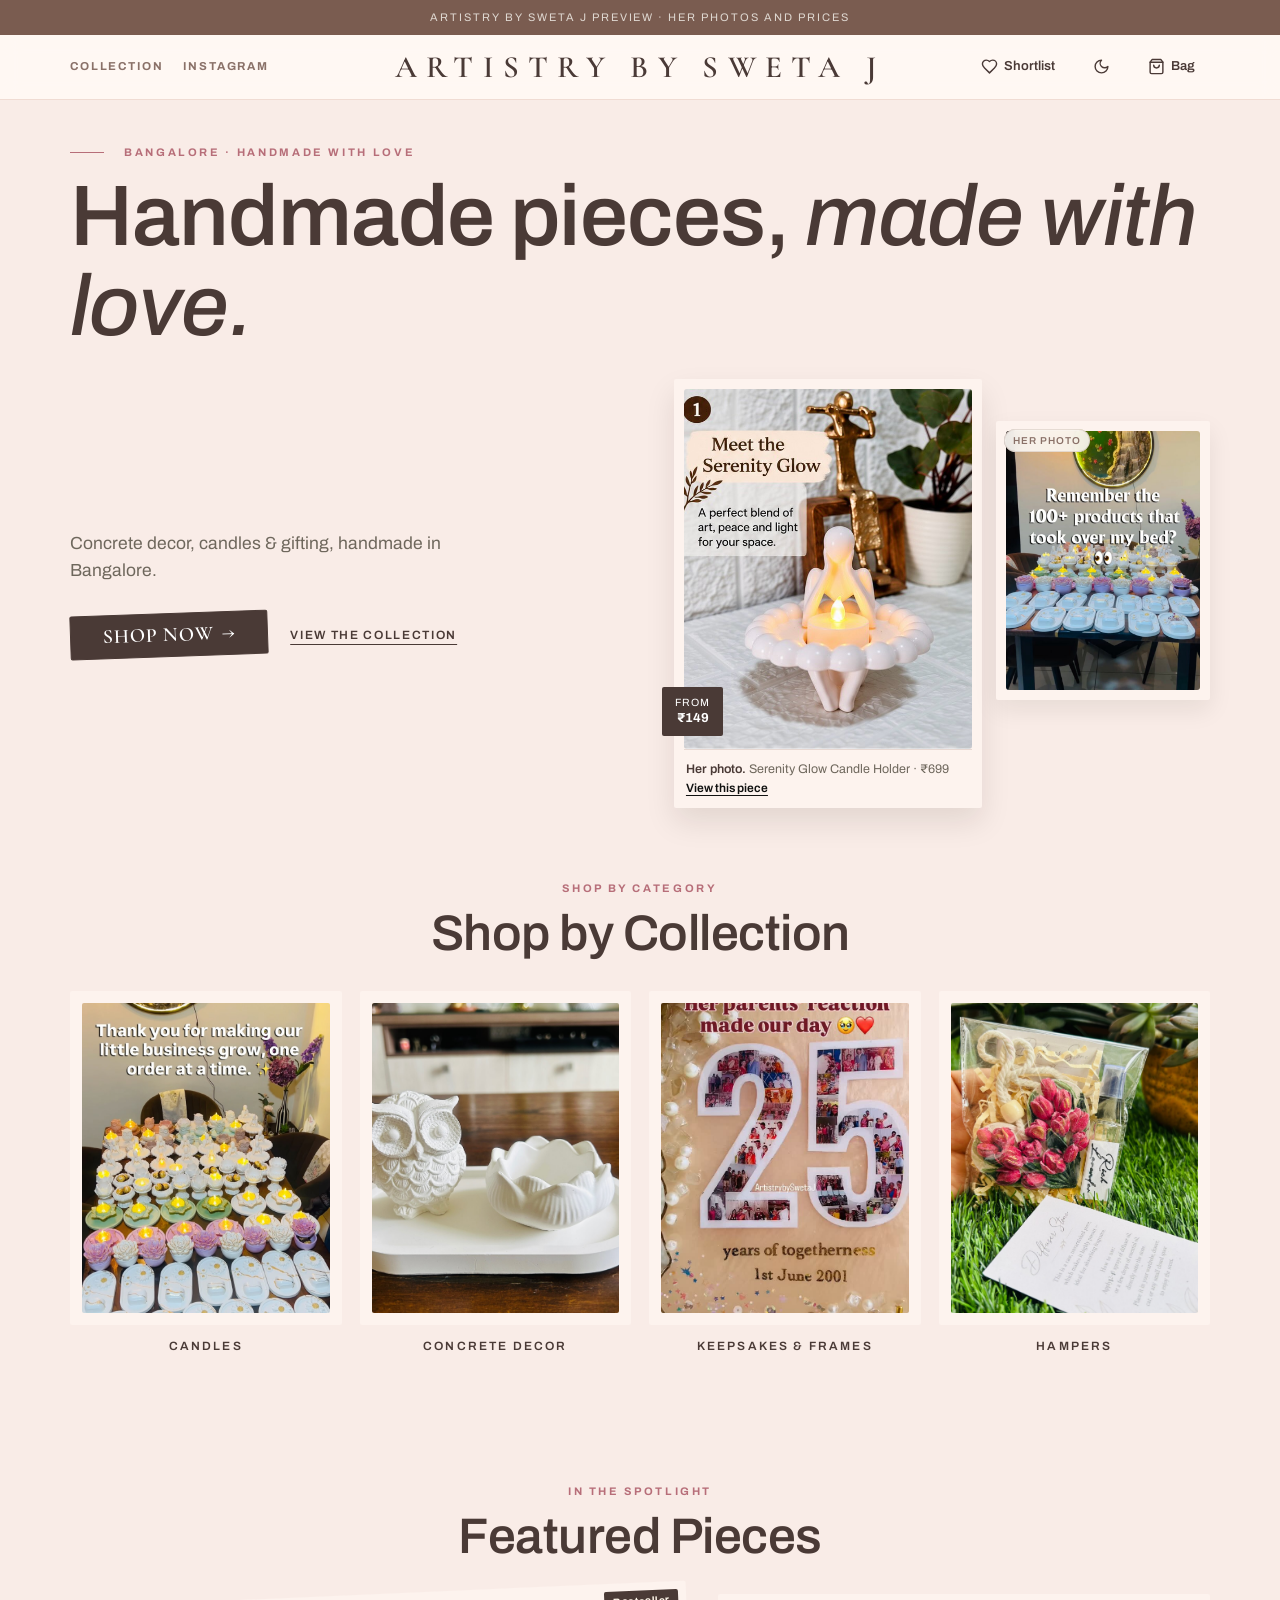
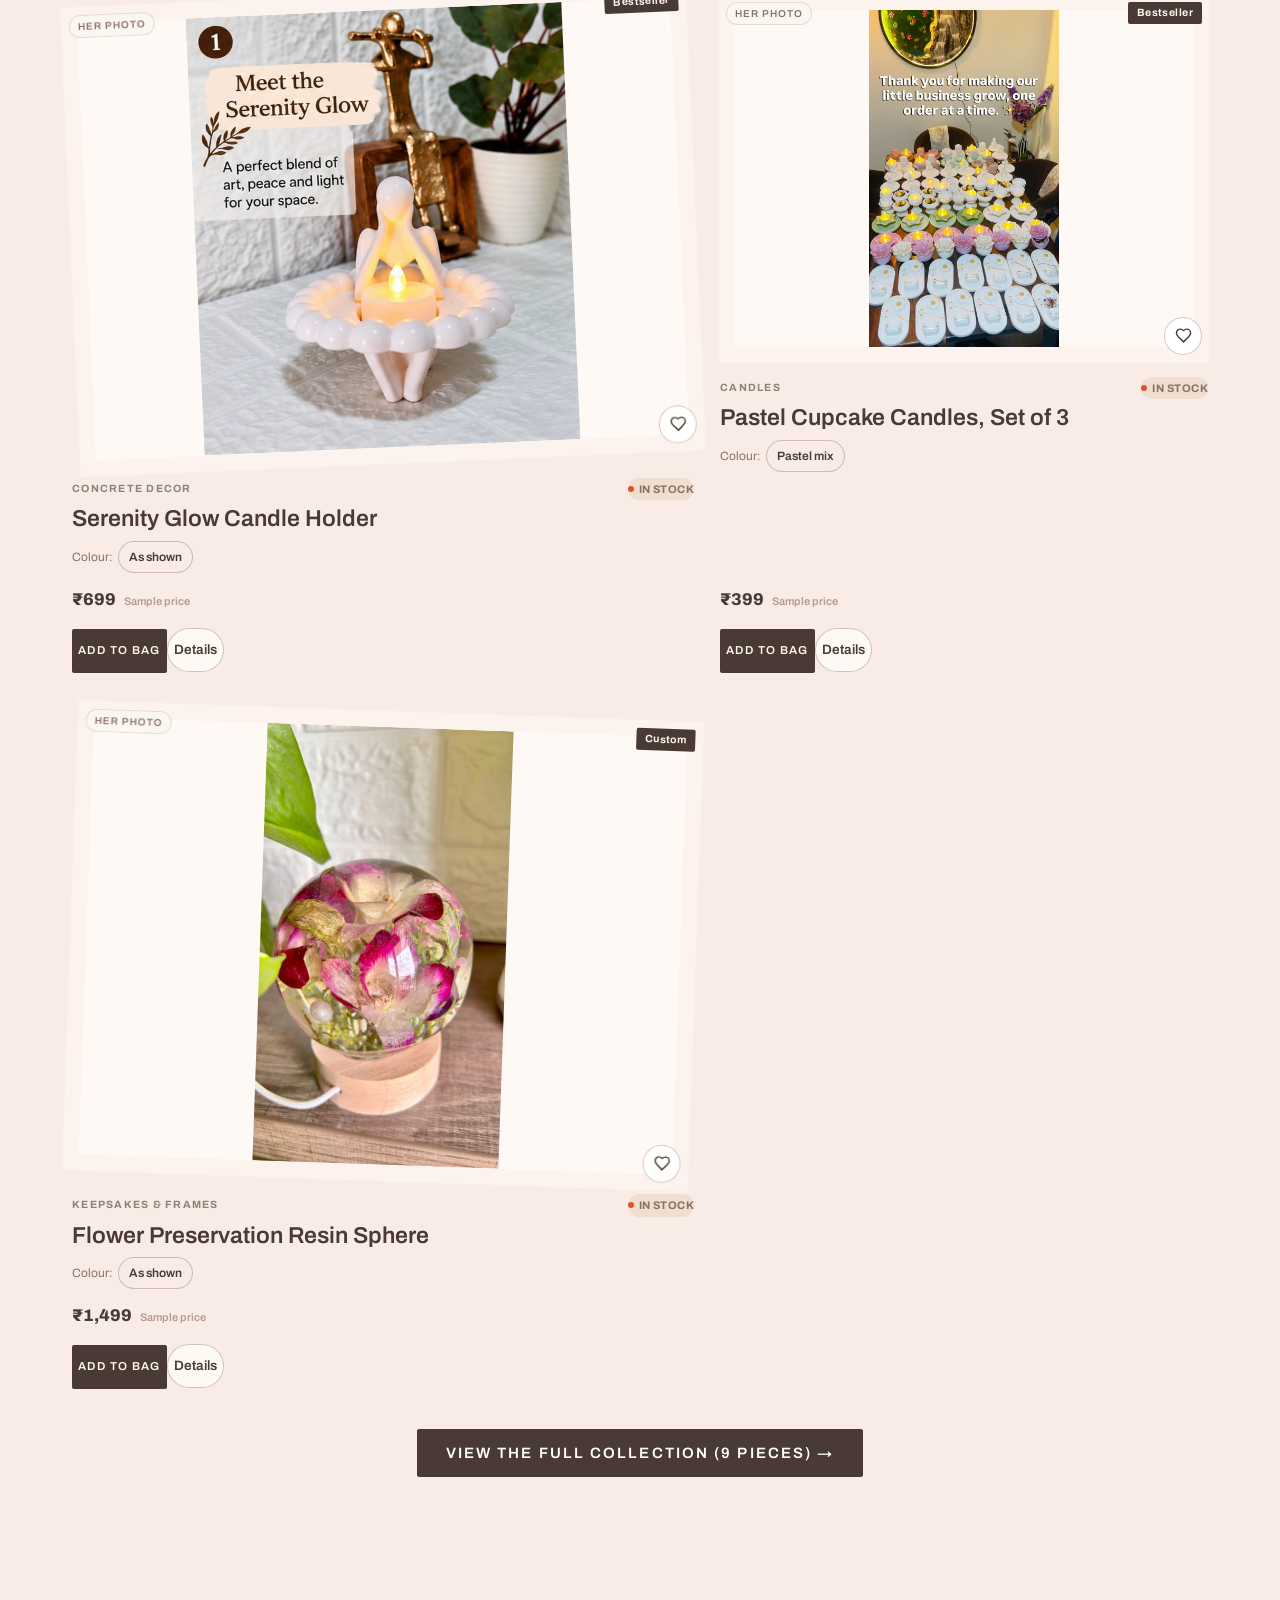
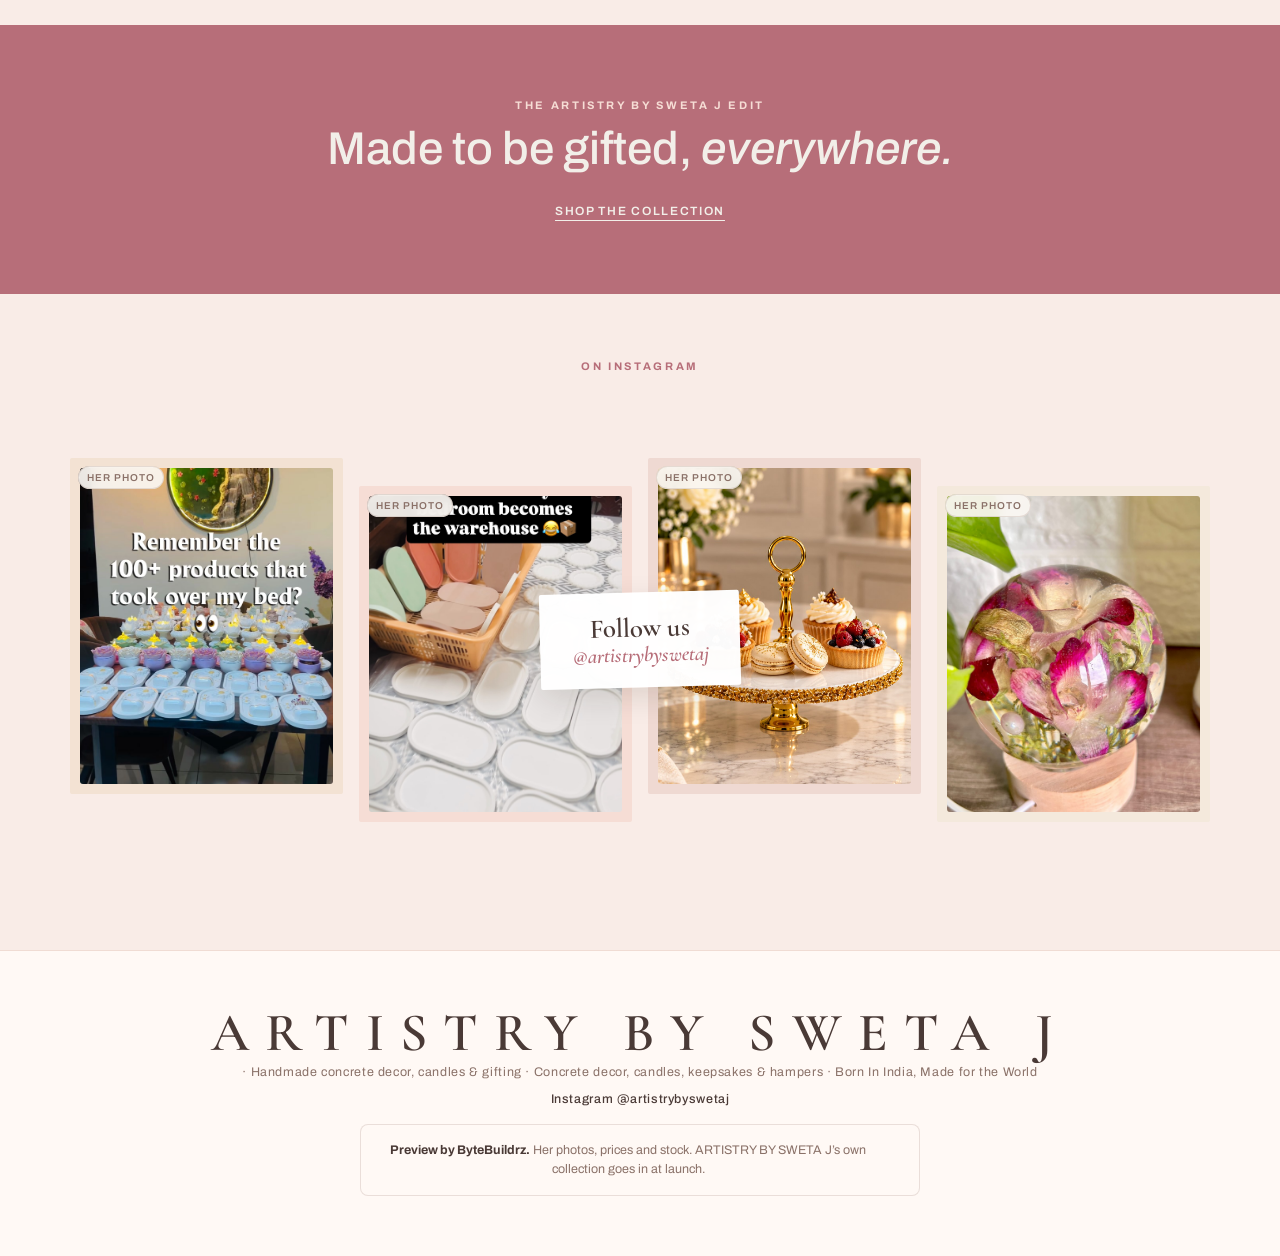
<file: index.html>
<!doctype html>
<html lang="en" data-theme="light">
<head>
<script>(function(){try{var t=localStorage.getItem('artistry-theme');if(t!=='dark'&&t!=='light'){t='light';}document.documentElement.setAttribute('data-theme',t);}catch(e){}})();</script>

<meta charset="utf-8" />
<meta name="viewport" content="width=device-width, initial-scale=1, viewport-fit=cover" />
<meta name="color-scheme" content="light dark" />
<link rel="icon" href="data:," />
<title>ARTISTRY BY SWETA J — Concrete Decor, Candles & Gifting</title>
<meta name="description" content="ARTISTRY BY SWETA J full website preview: concrete decor, candles and gift hampers — candles, concrete trays, keepsakes, frames and hampers. Browse the collection, build an order list, and send it to ARTISTRY BY SWETA J in one ready message." />
<link rel="preconnect" href="https://fonts.googleapis.com" />
<link rel="preconnect" href="https://fonts.gstatic.com" crossorigin />
<link href="https://fonts.googleapis.com/css2?family=Cormorant+Garamond:ital,wght@0,500;0,600;0,700;1,500;1,600;1,700&family=Archivo:wght@400;500;600;700;800&display=swap" rel="stylesheet" />
<style>
  :root {
    --bg: #FAF7F2;
    --panel: #F3ECE1;
    --panel-warm: #EFE6D8;
    --surface: #FFFFFF;
    --ink: #22160E;
    --ink-light: #3D2C1E;
    --muted: #6B5646;
    --faint: #968371;
    --line: rgba(62, 38, 20, 0.12);
    --line-strong: rgba(62, 38, 20, 0.24);
    --accent: #9E4D12;
    --accent-deep: #783808;
    --accent-hover: #833D0B;
    --accent-ink: #FFF8EE;
    --accent-soft: rgba(158, 77, 18, 0.08);
    --gold: #AD7F36;
    --gold-deep: #8E6523;
    --gold-soft: rgba(173, 127, 54, 0.12);
    --gold-border: rgba(173, 127, 54, 0.32);
    --wa: #9E4D12;
    --wa-hover: #783808;
    --wa-ink: #FFF8EE;
    --danger: #9C2B1B;
    --radius: 8px;
    --radius-lg: 14px;
    --radius-pill: 999px;
    --shadow-sm: 0 2px 8px rgba(34, 22, 14, 0.04);
    --shadow-md: 0 8px 24px rgba(34, 22, 14, 0.08);
    --shadow-lg: 0 16px 44px rgba(34, 22, 14, 0.12);
    --ease: cubic-bezier(.2,.6,.2,1);
    --dur: .2s;
  }
  

  /* ========== MOBILE FIRST BASE STYLES (Single column, thumb friendly, 44px targets) ========== */
  * { box-sizing: border-box; }
  html { scroll-behavior: smooth; }
  @media (prefers-reduced-motion: reduce) {
    html { scroll-behavior: auto; }
    * { transition: none !important; animation: none !important; }
  }
  body {
    margin: 0;
    font-family: "Archivo", system-ui, -apple-system, sans-serif;
    background: var(--bg);
    color: var(--ink);
    line-height: 1.5;
    font-size: 15px;
    -webkit-font-smoothing: antialiased;
  }
  img { display: block; max-width: 100%; height: auto; }
  a { color: inherit; text-decoration: none; }
  button { font: inherit; cursor: pointer; }
  input, select, textarea { font: inherit; color: var(--ink); }
  :focus-visible { outline: 2px solid var(--accent); outline-offset: 2px; }

  .wrap {
    width: min(1140px, 100% - 32px);
    margin: 0 auto;
  }
  .sr {
    position: absolute;
    width: 1px;
    height: 1px;
    overflow: hidden;
    clip: rect(0 0 0 0);
    white-space: nowrap;
  }

  /* Minimum 44px Touch Targets */
  .btn, .icon-btn, .chip, .btn-add, .btn-view, .float-bag, .size-chip, .size-btn,
  .search-row input, .sort-wrap select, .field input, .field textarea, .qty-ctrl button {
    min-height: 44px;
  }

  /* Sample top bar */
  .sample-bar {
    background: var(--accent-deep);
    color: #FFF3E2;
    font-size: 12.5px;
    padding: 8px 0;
  }
  
  .sample-bar .wrap {
    display: flex;
    flex-wrap: wrap;
    gap: 4px 10px;
    justify-content: space-between;
    align-items: center;
  }
  .sample-bar strong { font-weight: 600; letter-spacing: .02em; }
  .sample-bar span { opacity: .84; }

  /* Sticky site header */
  header.site {
    border-bottom: 1px solid var(--line);
    background: rgba(250,247,242,.95);
    backdrop-filter: blur(10px);
    position: sticky;
    top: 0;
    z-index: 40;
  }
  
  .header-in {
    display: flex;
    align-items: center;
    justify-content: space-between;
    gap: 12px;
    padding: 10px 0;
  }
  .brand { text-decoration: none; line-height: 1.1; min-width: 0; }
  .brand-name {
    display: block;
    font-family: "Cormorant Garamond", Georgia, serif;
    font-size: 24px;
    font-weight: 700;
    letter-spacing: .2em;
    color: var(--ink);
  }
  .brand-sub {
    display: block;
    font-size: 10px;
    font-weight: 600;
    letter-spacing: .16em;
    text-transform: uppercase;
    color: var(--gold);
    margin-top: 2px;
  }
  .header-nav {
    display: none;
    gap: 20px;
    font-size: 14px;
    font-weight: 500;
  }
  .header-nav a {
    text-decoration: none;
    color: var(--muted);
    min-height: 44px;
    display: inline-flex;
    align-items: center;
    transition: color var(--dur) var(--ease);
  }
  .header-nav a:hover { color: var(--ink); }
  .header-actions {
    display: flex;
    align-items: center;
    gap: 8px;
    flex: none;
  }
  .icon-btn {
    position: relative;
    display: inline-flex;
    align-items: center;
    gap: 6px;
    background: var(--surface);
    border: 1px solid var(--line-strong);
    color: var(--ink);
    border-radius: var(--radius-pill);
    padding: 8px 14px;
    font-weight: 600;
    font-size: 13px;
    transition: border-color var(--dur) var(--ease), transform .12s var(--ease);
  }
  .icon-btn:hover { border-color: var(--ink); }
  .icon-btn:active { transform: scale(.96); }
  .icon-btn svg { width: 17px; height: 17px; flex: none; }
  .icon-btn .badge {
    position: absolute;
    top: -5px;
    right: -5px;
    background: var(--accent);
    color: var(--accent-ink);
    font-size: 11px;
    font-weight: 700;
    min-width: 19px;
    height: 19px;
    border-radius: 999px;
    display: grid;
    place-items: center;
    padding: 0 4px;
  }
  .icon-btn .badge[hidden] { display: none; }
  .hidden-label { display: none; }

  /* Generic Button Styles */
  .btn {
    display: inline-flex;
    align-items: center;
    justify-content: center;
    gap: 8px;
    text-decoration: none;
    font-weight: 600;
    font-size: 14px;
    border-radius: var(--radius-pill);
    padding: 10px 18px;
    border: 1px solid transparent;
    line-height: 1.2;
    transition: background var(--dur) var(--ease), border-color var(--dur) var(--ease), color var(--dur) var(--ease), transform .12s var(--ease);
  }
  .btn:active { transform: scale(.97); }
  .btn-wa { background: var(--wa); color: var(--wa-ink); border-color: var(--wa); }
  .btn-wa:hover { background: var(--wa-hover); }
  .btn-quiet { background: var(--surface); color: var(--ink); border-color: var(--line-strong); }
  .btn-quiet:hover { border-color: var(--ink); }
  .btn-dark { background: var(--ink); color: var(--bg); }
  .btn-dark:hover { background: var(--ink-light); }
  .btn svg { width: 16px; height: 16px; flex: none; }
  .btn[disabled] { opacity: .5; cursor: not-allowed; }

  /* Hero Section (Rebalanced mobile-first) */
  .intro { padding: 22px 0 0; }
  .hero-kicker {
    display: inline-flex;
    align-items: center;
    gap: 8px;
    font-size: 10.5px;
    font-weight: 700;
    letter-spacing: .16em;
    text-transform: uppercase;
    color: var(--gold);
    margin-bottom: 12px;
    background: var(--gold-soft);
    border: 1px solid var(--gold-border);
    padding: 4px 12px;
    border-radius: var(--radius-pill);
  }
  .kicker-dot { width: 5px; height: 5px; border-radius: 50%; background: var(--gold); }
  h1 {
    font-family: "Cormorant Garamond", Georgia, serif;
    font-size: clamp(32px, 7.5vw, 60px);
    line-height: 1.08;
    font-weight: 600;
    letter-spacing: -.015em;
    margin: 0;
  }
  h1 em { font-style: italic; font-weight: 500; color: var(--accent); }
  .hero-tagline {
    font-size: 16px;
    color: var(--accent);
    margin: 10px 0 6px;
    line-height: 1.4;
  }
  .hero-tagline strong { color: var(--ink); font-weight: 700; }
  .intro-grid {
    display: grid;
    gap: 20px;
    margin-top: 18px;
  }
  .intro-lead {
    font-size: 15px;
    color: var(--muted);
    margin: 0;
    line-height: 1.55;
  }
  .intro-lead strong { color: var(--ink); font-weight: 600; }
  .facts {
    list-style: none;
    margin: 14px 0 0;
    padding: 12px 0 0;
    border-top: 1px solid var(--line);
    display: grid;
    gap: 7px;
    font-size: 13.5px;
  }
  .facts li { display: flex; gap: 8px; align-items: baseline; }
  .facts li::before {
    content: "";
    width: 5px;
    height: 5px;
    background: var(--gold);
    flex: none;
    transform: translateY(-2px) rotate(45deg);
  }
  .facts b { font-weight: 600; color: var(--ink); }
  .facts span { color: var(--muted); }
  .hero-ctas {
    display: flex;
    flex-wrap: wrap;
    gap: 8px;
    margin-top: 16px;
  }
  .hero-ctas .btn { padding: 11px 18px; font-size: 14px; }
  .linklike {
    background: none;
    border: 0;
    padding: 0;
    color: var(--accent);
    font-weight: 600;
    font-size: 12px;
    text-decoration: underline;
    text-underline-offset: 3px;
    cursor: pointer;
  }

  /* Hero image: breathing room, full bag visible, no overlapping caption */
  .intro-photo {
    border-radius: var(--radius-lg);
    overflow: hidden;
    background: var(--panel);
    margin: 0;
    border: 1px solid var(--line);
    box-shadow: var(--shadow-md);
    display: flex;
    flex-direction: column;
  }
  .intro-photo img {
    width: 100%;
    aspect-ratio: 4/3;
    max-height: 280px;
    object-fit: contain;
    background: var(--panel);
    display: block;
  }
  .intro-photo figcaption {
    font-size: 12px;
    color: var(--muted);
    padding: 10px 14px;
    background: var(--panel);
    border-top: 1px solid var(--line);
  }
  .intro-photo figcaption b { color: var(--ink); font-weight: 600; }

  /* Craft features strip (positioned below intro-grid for balanced columns) */
  .craft {
    display: grid;
    gap: 0;
    margin-top: 24px;
    border-top: 1px solid var(--line);
    border-bottom: 1px solid var(--line);
  }
  .craft div { padding: 14px 4px; border-bottom: 1px solid var(--line); }
  .craft div:last-child { border-bottom: 0; }
  .craft h3 {
    font-family: "Cormorant Garamond", Georgia, serif;
    font-size: 19px;
    font-weight: 700;
    margin: 0 0 2px;
  }
  .craft p { margin: 0; color: var(--muted); font-size: 13px; line-height: 1.45; }

  /* Store stats strip */
  .store-stats {
    display: grid;
    grid-template-columns: repeat(2, 1fr);
    gap: 1px;
    margin-top: 24px;
    background: var(--line);
    border: 1px solid var(--line);
    border-radius: var(--radius);
    overflow: hidden;
  }
  .store-stats div { background: var(--surface); padding: 16px 12px; text-align: center; }
  .store-stats b {
    display: block;
    font-family: "Cormorant Garamond", Georgia, serif;
    font-size: 30px;
    font-weight: 700;
    line-height: 1;
    color: var(--ink);
  }
  .store-stats span { display: block; font-size: 12px; color: var(--muted); margin-top: 5px; line-height: 1.35; }


  /* Section headers */
  section { padding: 36px 0 0; }
  h2 {
    font-family: "Cormorant Garamond", Georgia, serif;
    font-size: 30px;
    line-height: 1.1;
    font-weight: 600;
    margin: 0;
    letter-spacing: -.01em;
  }
  .sec-sub { color: var(--muted); font-size: 14.5px; margin: 6px 0 0; }
  .swap-note {
    margin-top: 12px;
    font-size: 13px;
    color: var(--muted);
    background: var(--panel);
    padding: 11px 14px;
    border-radius: var(--radius);
    border-left: 3px solid var(--accent);
  }
  .swap-note strong { color: var(--ink); font-weight: 600; }

  /* Shop Filter/Search bar (STATIC to eliminate double-height header bug) */
  .shop-tools {
    position: static;
    padding: 14px 0 10px;
    border-bottom: 1px solid var(--line);
  }
  .chips {
    display: flex;
    flex-wrap: nowrap;
    overflow-x: auto;
    -webkit-overflow-scrolling: touch;
    scrollbar-width: none;
    gap: 8px;
    padding: 2px 2px 6px;
  }
  .chips::-webkit-scrollbar { display: none; }
  .chip {
    flex: none;
    white-space: nowrap;
    border: 1px solid var(--line-strong);
    background: var(--surface);
    color: var(--ink);
    padding: 9px 16px;
    border-radius: var(--radius-pill);
    font-size: 13.5px;
    font-weight: 500;
    min-height: 44px;
    transition: background var(--dur) var(--ease), border-color var(--dur) var(--ease), transform .12s var(--ease);
  }
  .chip:active { transform: scale(.96); }
  .chip[aria-pressed="true"] {
    background: var(--ink);
    border-color: var(--ink);
    color: var(--bg);
    font-weight: 600;
  }
  .tools-row { display: grid; gap: 10px; margin-top: 10px; }
  .search-row input {
    width: 100%;
    border: 1px solid var(--line-strong);
    background: var(--surface);
    border-radius: var(--radius-pill);
    padding: 10px 16px;
    font-size: 14.5px;
    outline: none;
    transition: border-color var(--dur) var(--ease);
  }
  .search-row input:focus { border-color: var(--accent); }
  .sort-wrap select {
    width: 100%;
    border: 1px solid var(--line-strong);
    background: var(--surface);
    border-radius: var(--radius-pill);
    padding: 10px 14px;
    font-size: 14px;
    outline: none;
    cursor: pointer;
  }
  .count-line { font-size: 12.5px; color: var(--faint); margin: 8px 0 0; }

  /* Product Cards: Capped height, fits comfortably on 1 phone screen without endless scrolling */
  .grid {
    display: grid;
    grid-template-columns: 1fr;
    gap: 16px;
    padding: 18px 0 4px;
  }
  .card {
    background: var(--surface);
    border: 1px solid var(--line);
    border-radius: var(--radius-lg);
    overflow: hidden;
    display: flex;
    flex-direction: column;
    box-shadow: var(--shadow-sm);
    transition: transform var(--dur) var(--ease), box-shadow var(--dur) var(--ease);
  }
  .card:hover {
    transform: translateY(-3px);
    box-shadow: var(--shadow-md);
  }
  .card-media {
    position: relative;
    background: var(--panel);
    width: 100%;
    aspect-ratio: 4/3;
    overflow: hidden;
    display: flex;
    align-items: center;
    justify-content: center;
    padding: 16px;
  }
  .card-media img {
    width: 100%;
    height: 100%;
    object-fit: contain;
    background: var(--panel);
    display: block;
    transition: transform .35s ease;
  }
  .card:hover .card-media img { transform: scale(1.03); }
  .media-hit {
    position: absolute;
    inset: 0;
    background: transparent;
    border: 0;
    padding: 0;
    cursor: pointer;
    z-index: 1;
  }
  .wish-heart {
    position: absolute;
    right: 8px;
    bottom: 8px;
    width: 38px;
    height: 38px;
    border-radius: 50%;
    border: 1px solid var(--line-strong);
    background: rgba(255,255,255,.94);
    backdrop-filter: blur(6px);
    color: var(--ink);
    display: grid;
    place-items: center;
    z-index: 2;
    cursor: pointer;
    transition: color var(--dur) var(--ease), border-color var(--dur) var(--ease);
  }
  .wish-heart.on { color: var(--accent); border-color: var(--accent); }
  .wish-heart svg { width: 17px; height: 17px; }
  .sample-tag {
    position: absolute;
    top: 8px;
    left: 8px;
    background: rgba(250,247,242,.92);
    backdrop-filter: blur(6px);
    color: var(--muted);
    font-size: 10px;
    font-weight: 600;
    letter-spacing: .04em;
    text-transform: uppercase;
    padding: 3px 8px;
    border-radius: var(--radius-pill);
    border: 1px solid var(--line);
    z-index: 2;
  }
  .tag-badge {
    position: absolute;
    top: 8px;
    right: 8px;
    background: var(--accent);
    color: var(--accent-ink);
    font-size: 10.5px;
    font-weight: 700;
    letter-spacing: .04em;
    padding: 3px 9px;
    border-radius: var(--radius-pill);
    z-index: 2;
  }
  .card-body {
    padding: 12px 14px 14px;
    display: flex;
    flex-direction: column;
    gap: 4px;
    flex: 1;
  }
  
  .card-header-meta {
    display: flex;
    justify-content: space-between;
    align-items: center;
    gap: 8px;
  }
  .stock-pill {
    display: inline-flex;
    align-items: center;
    gap: 5px;
    font-size: 11px;
    font-weight: 700;
    letter-spacing: .04em;
    padding: 3px 9px;
    border-radius: var(--radius-pill);
    white-space: nowrap;
  }
  .stock-pill::before {
    content: "";
    width: 6px;
    height: 6px;
    border-radius: 50%;
  }
  .stock-pill.in {
    background: rgba(173, 127, 54, 0.12);
    color: var(--gold-deep);
  }
  .stock-pill.in::before { background: var(--gold); }
  .stock-pill.low {
    background: rgba(158, 77, 18, 0.12);
    color: var(--accent-deep);
  }
  .stock-pill.low::before { background: var(--accent); }
  .stock-pill.out {
    background: rgba(150, 131, 113, 0.16);
    color: var(--muted);
  }
  .stock-pill.out::before { background: var(--faint); }

  .card-cat {
    font-size: 10.5px;
    letter-spacing: .12em;
    text-transform: uppercase;
    color: var(--gold);
    font-weight: 700;
  }
  .card-name {
    font-family: "Cormorant Garamond", Georgia, serif;
    font-size: 20px;
    font-weight: 700;
    line-height: 1.15;
    margin: 0;
    color: var(--ink);
  }
  .card-desc {
    font-size: 13px;
    color: var(--muted);
    margin: 0;
    line-height: 1.35;
  }
  .card-sizes {
    display: flex;
    flex-wrap: wrap;
    align-items: center;
    gap: 5px;
    font-size: 12px;
    color: var(--muted);
    margin-top: 2px;
  }
  .size-chip {
    border: 1px solid var(--line-strong);
    background: var(--bg);
    color: var(--ink);
    border-radius: var(--radius-pill);
    padding: 4px 10px;
    font-size: 12px;
    font-weight: 600;
    min-height: 32px;
    min-width: 32px;
    cursor: pointer;
    transition: background var(--dur) var(--ease), border-color var(--dur) var(--ease);
  }
  .size-chip[aria-pressed="true"] {
    background: var(--ink);
    color: var(--bg);
    border-color: var(--ink);
  }
  .stock-line { font-size: 12px; margin-top: 2px; }
  .stock-line.in { color: var(--gold-deep); font-weight: 700; }
  .stock-line.low { color: var(--accent); font-weight: 700; }
  .stock-line.out { color: var(--faint); font-weight: 600; }
  .price-row {
    display: flex;
    align-items: baseline;
    gap: 8px;
    margin-top: auto;
    padding-top: 8px;
    flex-wrap: wrap;
  }
  .price {
    font-size: 19px;
    font-weight: 800;
    font-variant-numeric: tabular-nums;
    color: var(--ink);
  }
    font-size: 11px;
    font-weight: 700;
    color: var(--accent);
    border: 1px solid currentColor;
    border-radius: var(--radius-pill);
    padding: 2px 7px;
  }
  .card-actions {
    display: grid;
    grid-template-columns: 1fr 1fr;
    gap: 8px;
    margin-top: 8px;
  }
  .btn-add {
    background: var(--wa);
    color: var(--wa-ink);
    border: 0;
    border-radius: var(--radius-pill);
    font-weight: 600;
    font-size: 13.5px;
    cursor: pointer;
    transition: background var(--dur) var(--ease);
  }
  .btn-add:hover { background: var(--wa-hover); }
  .btn-add[disabled] { background: var(--line-strong); color: var(--muted); cursor: not-allowed; }
  .btn-view {
    background: var(--surface);
    color: var(--ink);
    border: 1px solid var(--line-strong);
    border-radius: var(--radius-pill);
    font-weight: 600;
    font-size: 13.5px;
    cursor: pointer;
  }
  .btn-view:hover { border-color: var(--ink); }
  .card-msg {
    display: block;
    text-align: center;
    margin-top: 6px;
    font-size: 12px;
    font-weight: 600;
    color: var(--accent);
    text-decoration: underline;
    text-underline-offset: 3px;
  }
  .empty {
    padding: 24px;
    color: var(--muted);
    background: var(--panel);
    border-radius: var(--radius-lg);
    font-size: 14.5px;
  }
  .empty strong { color: var(--ink); }

  /* Story Section */
  .story-grid {
    display: grid;
    gap: 20px;
    margin-top: 20px;
  }
  .story-photo {
    border-radius: var(--radius-lg);
    overflow: hidden;
    background: var(--panel);
    margin: 0;
    border: 1px solid var(--line);
    box-shadow: var(--shadow-sm);
    display: flex;
    flex-direction: column;
  }
  .story-photo img {
    width: 100%;
    aspect-ratio: 4/3;
    max-height: 320px;
    object-fit: contain;
    background: var(--panel);
    display: block;
  }
  .story-photo figcaption {
    font-size: 12px;
    color: var(--muted);
    padding: 10px 14px;
    background: var(--panel);
    border-top: 1px solid var(--line);
  }
  .story-quote {
    font-family: "Cormorant Garamond", Georgia, serif;
    font-size: clamp(24px, 4vw, 34px);
    line-height: 1.15;
    font-weight: 600;
    margin: 0;
    color: var(--ink);
  }
  .story-quote em { font-style: italic; color: var(--accent); }
  .story-tagline {
    font-size: 16px;
    color: var(--accent);
    margin: 8px 0 12px;
    font-style: italic;
  }
  .story-tagline strong { font-style: normal; color: var(--ink); font-weight: 700; }
  .story-grid p {
    color: var(--muted);
    font-size: 14.5px;
    margin: 10px 0 0;
    line-height: 1.55;
  }
  .story-grid p strong { color: var(--ink); }

  /* Care: Compact cards, height fits content */
  .care-grid {
    display: grid;
    gap: 10px;
    margin-top: 18px;
  }
  .care-card {
    background: var(--surface);
    border: 1px solid var(--line);
    border-radius: var(--radius);
    padding: 14px 16px;
    height: fit-content;
  }
  .care-card h3 {
    font-family: "Cormorant Garamond", Georgia, serif;
    font-size: 19px;
    font-weight: 700;
    margin: 0 0 3px;
    color: var(--ink);
  }
  .care-card p {
    margin: 0;
    color: var(--muted);
    font-size: 13.5px;
    line-height: 1.45;
  }

  /* How to Order: Equal-height steps, tight consistent gaps */
  .steps {
    list-style: none;
    counter-reset: step;
    margin: 18px 0 0;
    padding: 0;
    display: grid;
    gap: 10px;
  }
  .steps li {
    counter-increment: step;
    background: var(--surface);
    border: 1px solid var(--line);
    border-radius: var(--radius);
    padding: 14px 16px;
    display: grid;
    grid-template-columns: 32px 1fr;
    gap: 12px;
    align-items: start;
  }
  .steps li::before {
    content: counter(step);
    width: 30px;
    height: 30px;
    background: var(--ink);
    color: var(--bg);
    border-radius: 50%;
    display: grid;
    place-items: center;
    font-size: 14px;
    font-weight: 700;
  }
  .steps h3 { margin: 2px 0 3px; font-size: 15.5px; font-weight: 700; color: var(--ink); }
  .steps p { margin: 0; color: var(--muted); font-size: 13.5px; line-height: 1.45; }

  .policy-grid {
    display: grid;
    gap: 10px;
    margin-top: 14px;
  }
  .policy-grid div {
    background: var(--surface);
    border: 1px solid var(--line);
    border-radius: var(--radius);
    padding: 14px 16px;
  }
  .policy-grid h3 { font-size: 15px; font-weight: 700; margin: 0 0 3px; color: var(--ink); }
  .policy-grid p { margin: 0; color: var(--muted); font-size: 13.5px; line-height: 1.45; }

  /* Contact & FAQ */
  .two-col { display: grid; gap: 24px; }
  .store-rows { margin: 14px 0 16px; border-top: 1px solid var(--line); }
  .store-rows div {
    display: grid;
    grid-template-columns: 110px 1fr;
    gap: 10px;
    padding: 10px 0;
    border-bottom: 1px solid var(--line);
    font-size: 14px;
    align-items: baseline;
  }
  .store-rows span { color: var(--muted); font-size: 13px; }
  .store-rows b {
    font-weight: 600;
    text-align: left;
    color: var(--ink);
    line-height: 1.4;
  }
  .store-actions { display: flex; flex-wrap: wrap; gap: 8px; }

  .faq details { border-bottom: 1px solid var(--line); padding: 12px 0; }
  .faq details:first-of-type { border-top: 1px solid var(--line); margin-top: 14px; }
  .faq summary { font-weight: 600; cursor: pointer; font-size: 15px; color: var(--ink); }
  .faq p { color: var(--muted); font-size: 14px; margin: 6px 0 2px; line-height: 1.45; }

  /* Banner: Balanced 2-column layout on desktop */
  .closing {
    margin-top: 36px;
    background: var(--accent-deep);
    color: #FFF3E2;
    border-radius: var(--radius-lg);
    padding: 24px;
    box-shadow: var(--shadow-md);
  }
  
  .closing h2 { margin-bottom: 6px; color: #FFF3E2; }
  .closing p { color: inherit; opacity: .88; margin: 0 0 18px; font-size: 14.5px; line-height: 1.5; }
  .closing .btn-dark { background: #FFF3E2; color: #5E3A1B; }
  .closing .btn-dark:hover { background: #FFFFFF; }
  .closing-list {
    list-style: none;
    margin: 0;
    padding: 0;
    display: grid;
    gap: 8px;
    font-size: 13.5px;
    opacity: .92;
  }
  .closing-list li { display: flex; gap: 8px; align-items: center; }
  .closing-list svg { width: 16px; height: 16px; flex: none; color: var(--gold); }

  /* Footer pitch box: balanced, no large empty middle gap */
  footer {
    padding: 36px 0 96px;
    margin-top: 40px;
    border-top: 1px solid var(--line);
    color: var(--muted);
    font-size: 13.5px;
  }
  .foot-grid { display: flex; flex-wrap: wrap; gap: 8px 20px; justify-content: space-between; }
  footer a { color: var(--ink); font-weight: 500; }
  footer a:hover { text-decoration: underline; }
  .credit {
    margin-top: 20px;
    border-radius: var(--radius);
    padding: 16px 18px;
    background: var(--panel);
    border: 1px solid var(--line);
    display: flex;
    flex-direction: column;
    gap: 12px;
  }
  .credit p { margin: 0; line-height: 1.5; }
  .credit strong { color: var(--ink); }

  /* Floating Bag button */
  .float-bag {
    position: fixed;
    right: 16px;
    bottom: max(16px, env(safe-area-inset-bottom));
    z-index: 50;
    background: var(--wa);
    color: var(--wa-ink);
    border: 0;
    border-radius: var(--radius-pill);
    padding: 12px 18px;
    display: inline-flex;
    align-items: center;
    gap: 8px;
    font-weight: 600;
    font-size: 14px;
    box-shadow: 0 8px 24px rgba(43,29,19,.32);
    transition: opacity var(--dur) var(--ease), transform var(--dur) var(--ease), background var(--dur) var(--ease);
  }
  .float-bag.hidden-hero {
    opacity: 0;
    pointer-events: none;
    transform: translateY(16px);
  }
  .float-bag:hover { background: var(--wa-hover); }
  .float-bag svg { width: 16px; height: 16px; }
  .float-bag .badge {
    background: var(--bg);
    color: var(--ink);
    font-size: 11px;
    font-weight: 700;
    min-width: 20px;
    height: 20px;
    border-radius: 999px;
    display: grid;
    place-items: center;
    padding: 0 4px;
  }
  .float-bag .badge[hidden] { display: none; }

  /* Quick-view Sheet Modal */
  .overlay {
    position: fixed;
    inset: 0;
    background: rgba(20,12,6,.65);
    z-index: 80;
    display: none;
    align-items: end;
    justify-content: center;
  }
  .overlay.open { display: flex; }
  .sheet {
    background: var(--bg);
    width: 100%;
    max-height: 92vh;
    overflow: auto;
    border-radius: 18px 18px 0 0;
    box-shadow: 0 -12px 44px rgba(0,0,0,.28);
  }
  .sheet-grid { display: grid; }
  .sheet-media { position: relative; background: var(--panel); }
  .sheet-media img {
    width: 100%;
    aspect-ratio: 4/3;
    max-height: 320px;
    object-fit: contain;
    background: var(--panel);
    display: block;
  }
  .sheet-body { padding: 20px; }
  .sheet-close {
    float: right;
    border: 1px solid var(--line-strong);
    background: var(--surface);
    color: var(--ink);
    width: 38px;
    height: 38px;
    border-radius: 50%;
    font-size: 18px;
    line-height: 1;
    cursor: pointer;
  }
  .size-label {
    font-size: 11.5px;
    font-weight: 700;
    letter-spacing: .08em;
    text-transform: uppercase;
    color: var(--muted);
    margin: 16px 0 6px;
  }
  .sizes { display: flex; flex-wrap: wrap; gap: 6px; }
  .size-btn {
    border: 1px solid var(--line-strong);
    background: var(--surface);
    color: var(--ink);
    border-radius: var(--radius-pill);
    padding: 8px 14px;
    font-weight: 600;
    cursor: pointer;
  }
  .size-btn[aria-pressed="true"] {
    background: var(--ink);
    color: var(--bg);
    border-color: var(--ink);
  }
  .qty-row { display: flex; align-items: center; gap: 12px; margin-top: 14px; }
  .qty-ctrl {
    display: inline-flex;
    align-items: center;
    border: 1px solid var(--line-strong);
    border-radius: var(--radius-pill);
    overflow: hidden;
  }
  .qty-ctrl button {
    width: 40px;
    height: 40px;
    border: 0;
    background: var(--surface);
    color: var(--ink);
    font-size: 17px;
    font-weight: 700;
    cursor: pointer;
  }
  .qty-ctrl span {
    min-width: 32px;
    text-align: center;
    font-weight: 700;
  }
  .sheet-meta { margin-top: 16px; border-top: 1px solid var(--line); }
  .sheet-meta div {
    display: flex;
    justify-content: space-between;
    gap: 12px;
    padding: 8px 0;
    border-bottom: 1px solid var(--line);
    font-size: 14px;
  }
  .sheet-meta span { color: var(--muted); }
  .sheet-meta b { font-weight: 600; text-align: right; color: var(--ink); }
  .sheet-actions { display: flex; flex-wrap: wrap; gap: 8px; margin-top: 18px; }
  .sheet-note { font-size: 12px; color: var(--muted); margin: 10px 0 0; }
  .sheet-nav {
    display: flex;
    gap: 8px;
    margin-top: 14px;
    padding-top: 12px;
    border-top: 1px solid var(--line);
  }
  .sheet-nav button {
    flex: 1;
    border: 1px solid var(--line-strong);
    background: var(--surface);
    color: var(--ink);
    border-radius: var(--radius-pill);
    padding: 10px 8px;
    font-weight: 600;
    font-size: 13px;
    cursor: pointer;
  }

  /* Cart Drawer */
  .drawer-wrap { position: fixed; inset: 0; z-index: 90; display: none; }
  .drawer-wrap.open { display: block; }
  .drawer-scrim { position: absolute; inset: 0; background: rgba(20,12,6,.65); }
  .drawer {
    position: absolute;
    top: 0;
    right: 0;
    bottom: 0;
    width: min(440px, 100%);
    background: var(--bg);
    box-shadow: -12px 0 44px rgba(0,0,0,.28);
    display: flex;
    flex-direction: column;
  }
  .drawer-head {
    display: flex;
    align-items: center;
    justify-content: space-between;
    gap: 12px;
    padding: 16px 20px;
    border-bottom: 1px solid var(--line);
  }
  .drawer-head h2 { font-size: 24px; }
  .drawer-body { flex: 1; overflow: auto; padding: 16px 20px; }
  .drawer-empty { color: var(--muted); font-size: 14.5px; padding: 10px 0; }
  .bag-item {
    display: grid;
    grid-template-columns: 56px 1fr;
    gap: 12px;
    padding: 12px 0;
    border-bottom: 1px solid var(--line);
  }
  .bag-item img {
    width: 56px;
    height: 56px;
    object-fit: cover;
    border-radius: var(--radius);
    background: var(--panel);
  }
  .bag-item h3 {
    font-family: "Cormorant Garamond", Georgia, serif;
    font-size: 17px;
    font-weight: 700;
    margin: 0;
    line-height: 1.2;
    color: var(--ink);
  }
  .bag-item .bi-meta { font-size: 12px; color: var(--muted); margin: 2px 0 0; }
  .bag-item .bi-row {
    display: flex;
    align-items: center;
    justify-content: space-between;
    gap: 10px;
    margin-top: 6px;
  }
  .qty-ctrl.sm button { width: 30px; height: 30px; font-size: 14px; min-height: 30px; }
  .qty-ctrl.sm span { min-width: 22px; font-size: 13px; }
  .bi-price { font-weight: 800; font-variant-numeric: tabular-nums; font-size: 14.5px; color: var(--ink); }
  .bi-remove {
    background: none;
    border: 0;
    padding: 4px 0;
    color: var(--danger);
    font-size: 12px;
    font-weight: 600;
    text-decoration: underline;
    text-underline-offset: 3px;
    cursor: pointer;
  }
  .drawer-totals { margin-top: 14px; border-top: 1px solid var(--line); }
  .drawer-totals div {
    display: flex;
    justify-content: space-between;
    gap: 12px;
    padding: 6px 0;
    font-size: 14px;
  }
  .drawer-totals span { color: var(--muted); }
  .drawer-totals .grand {
    border-top: 1px solid var(--line);
    margin-top: 6px;
    padding-top: 10px;
    font-size: 15.5px;
  }
  .drawer-totals .grand b { font-size: 18px; color: var(--ink); }
  .co-form { margin-top: 16px; border-top: 1px solid var(--line); padding-top: 14px; }
  .co-form h3 { font-size: 15.5px; font-weight: 700; margin: 0 0 3px; color: var(--ink); }
  .co-form p { font-size: 12.5px; color: var(--muted); margin: 0 0 10px; }
  .field { margin-bottom: 10px; }
  .field label {
    display: block;
    font-size: 11.5px;
    font-weight: 700;
    letter-spacing: .06em;
    text-transform: uppercase;
    color: var(--muted);
    margin-bottom: 4px;
  }
  .field input, .field textarea {
    width: 100%;
    border: 1px solid var(--line-strong);
    background: var(--surface);
    border-radius: var(--radius);
    padding: 10px 12px;
    font-size: 15px;
    outline: none;
  }
  .field input:focus, .field textarea:focus { border-color: var(--accent); }
  .field .err { font-size: 11.5px; color: var(--danger); margin-top: 3px; display: none; }
  .field.invalid input { border-color: var(--danger); }
  .field.invalid .err { display: block; }
  .drawer-foot { padding: 14px 20px; border-top: 1px solid var(--line); display: grid; gap: 8px; }
  .copy-status { font-size: 12.5px; color: var(--accent); font-weight: 600; min-height: 16px; text-align: center; }
  
  .toast {
    position: fixed;
    left: 50%;
    bottom: 22px;
    transform: translate(-50%, 16px);
    background: var(--ink);
    color: var(--bg);
    font-size: 13.5px;
    font-weight: 600;
    padding: 11px 20px;
    border-radius: var(--radius-pill);
    z-index: 120;
    opacity: 0;
    pointer-events: none;
    transition: opacity .25s var(--ease), transform .25s var(--ease);
    box-shadow: var(--shadow-lg);
  }
  .toast.show { opacity: 1; transform: translate(-50%, 0); }

  /* ========== TABLET BREAKPOINTS (min-width: 640px) ========== */
  @media (min-width: 640px) {
    .grid { grid-template-columns: repeat(2, 1fr); gap: 18px; }
    .care-grid { grid-template-columns: repeat(2, 1fr); gap: 14px; }
    .tools-row { grid-template-columns: 1fr 200px; }
    .policy-grid { grid-template-columns: repeat(3, 1fr); gap: 14px; }
  }

  /* ========== DESKTOP BREAKPOINTS (min-width: 860px) ========== */
  @media (min-width: 860px) {
    .wrap { width: min(1140px, 100% - 48px); }
    .intro { padding: 36px 0 0; }
    .brand-name { font-size: 28px; }
    .header-nav { display: flex; }
    .hidden-label { display: inline; }

    .intro-grid {
      grid-template-columns: 1.15fr .85fr;
      gap: 40px;
      align-items: center;
      margin-top: 24px;
    }
    .intro-photo img {
      max-height: none;
      aspect-ratio: 4/3;
    }

    .craft {
      grid-template-columns: repeat(3, 1fr);
    }
    .craft div {
      border-bottom: 0;
      border-right: 1px solid var(--line);
      padding: 16px 20px;
    }
    .craft div:last-child { border-right: 0; }
    .craft div:first-child { padding-left: 0; }
    .store-stats { grid-template-columns: repeat(4, 1fr); }

    section { padding: 52px 0 0; }
    h2 { font-size: 38px; }

    .grid {
      grid-template-columns: repeat(3, 1fr);
      gap: 24px;
    }
    .card-media {
      aspect-ratio: 4/3;
      max-height: none;
    }

    .story-grid {
      grid-template-columns: 1fr 1fr;
      gap: 40px;
      align-items: center;
    }
    .story-photo img {
      max-height: none;
      aspect-ratio: 1/1;
    }

    .steps {
      grid-template-columns: repeat(4, 1fr);
      gap: 16px;
    }
    .steps li {
      grid-template-columns: 1fr;
      gap: 10px;
      height: 100%;
    }

    .two-col {
      grid-template-columns: 1fr 1fr;
      gap: 40px;
    }

    .closing {
      padding: 34px 38px;
      display: grid;
      grid-template-columns: 1.15fr .85fr;
      gap: 32px;
      align-items: center;
    }

    .credit {
      flex-direction: row;
      justify-content: space-between;
      align-items: center;
      gap: 24px;
    }
    .credit p { flex: 1; margin: 0; }

    .overlay { align-items: center; padding: 20px; }
    .sheet { max-width: 840px; border-radius: var(--radius-lg); }
    .sheet-grid { grid-template-columns: 1fr 1fr; }
    .sheet-media img { height: 100%; min-height: 440px; aspect-ratio: auto; }
  }
</style>
<style id="ecomarket">

/* ===== ARTISTRY BY SWETA J ECOMARKET PASS (2026-11-18): matches the client's reference ===== */
:root{--bg:#FAF5EC;--panel:#F3EADB;--panel-warm:#F6E8D2;--surface:#FFFDF8;--ink:#2B2118;--ink-light:#4A3826;--muted:#857257;--line:rgba(62,38,20,.13);--accent:#E0522E;--accent-deep:#C2431F;--accent-hover:#C2431F;--accent-ink:#FFF7EA;--accent-soft:rgba(224,82,46,.09);--gold:#E0522E;--gold-deep:#C2431F;--gold-soft:rgba(224,82,46,.1);--gold-border:rgba(224,82,46,.35);--wa:#E0522E;--wa-hover:#C2431F;--p1:#F6C390;--p2:#BCD9EA;--p3:#F4D7CE;--p4:#E3D6F2;--p5:#F6E2A6;--p6:#D9E7CF}
body{font-size:15.5px}
.wrap{max-width:1240px}
.sample-bar{background:#E0522E;color:#FFF3E2;font-size:11px;letter-spacing:.14em;text-transform:uppercase;padding:9px 0;text-align:center}
.sample-bar .wrap{display:flex;justify-content:center;gap:8px}
header.site{background:rgba(250,245,236,.94)}
.header-in{position:relative}
.brand{position:absolute;left:50%;top:50%;transform:translate(-50%,-50%);text-align:center}
.brand-name{font-family:"Cormorant Garamond",Georgia,serif;font-size:31px;font-weight:600;letter-spacing:.3em}
.brand-sub{display:none}
.header-nav a{font-size:11.5px;font-weight:700;letter-spacing:.16em;text-transform:uppercase}
@media(max-width:700px){.header-nav a:last-child{display:none}.brand-name{font-size:24px}.brand{position:static;transform:none;order:-1;flex:1 1 100%;text-align:center}.header-in{flex-wrap:wrap;justify-content:space-between}}
.btn{border-radius:999px;padding:13px 26px}
.btn-dark{background:#2B2118;border-color:#2B2118;color:#FBF5EC}
.btn-add{background:#E0522E;border-color:#E0522E;color:#FFF7EA}
.btn-add:hover{background:#C2431F;border-color:#C2431F}
section{padding:64px 0}
.intro{padding:36px 0 8px}
.hero-kicker,.shop-kicker{color:#C2431F;letter-spacing:.22em;font-size:11px;font-weight:700;text-transform:uppercase}
.intro h1{font-size:clamp(46px,8.2vw,86px);line-height:1.03;text-transform:uppercase;letter-spacing:.005em}
.intro h1 em{font-style:italic;text-transform:none;color:#E0522E}
.intro-grid{grid-template-columns:1fr;gap:30px;margin-top:28px}
@media(min-width:860px){.intro-grid{grid-template-columns:1.02fr .98fr;gap:46px;align-items:center}}
.intro-lead{font-size:17.5px;line-height:1.55;max-width:38ch;color:var(--ink-light)}
.hero-ctas{margin-top:28px}
.hero-ctas .btn-dark{background:transparent;color:var(--ink);border:1.5px solid var(--ink);transform:rotate(-2deg);font-family:"Cormorant Garamond",Georgia,serif;font-size:20px;font-weight:600;letter-spacing:.04em;padding:9px 32px}
.hero-ctas .btn-dark::after{content:" \2192"}
.collage{position:relative;display:grid;grid-template-columns:1.18fr .82fr;gap:14px;align-items:start}
.intro-photo.intro-photo{background:#E0522E;border:none;box-shadow:none;border-radius:6px;overflow:hidden;padding:12px;transform:rotate(-1.5deg)}
.intro-photo.intro-photo img{aspect-ratio:4/5;max-height:none;width:100%;height:100%;object-fit:cover;background:var(--panel);border-radius:3px}
.intro-photo figcaption{background:transparent;color:#FFE9D6;font-size:12.5px;padding:10px 2px 2px;text-align:left}
.intro-photo .linklike{color:#fff}
.hero-side{position:relative}
.hero-tile{position:relative;background:var(--p1);padding:10px;border-radius:6px;transform:rotate(2.5deg);margin-top:42px}
.hero-tile img{width:100%;aspect-ratio:3/4;object-fit:cover;border-radius:3px;display:block}
.hero-badge{position:absolute;left:-12px;bottom:72px;z-index:4;width:94px;height:94px;border-radius:50%;background:#E0522E;color:#FFF3E2;display:flex;flex-direction:column;align-items:center;justify-content:center;font-size:10.5px;letter-spacing:.1em;text-transform:uppercase;transform:rotate(-10deg);box-shadow:0 10px 24px rgba(194,67,31,.35);text-align:center;line-height:1.3}
.hero-badge b{font-size:18px;letter-spacing:0}
@media(max-width:640px){.hero-badge{width:76px;height:76px;left:-2px;bottom:66px}.hero-badge b{font-size:15px}}
.bst{width:14px;height:14px;flex:none}
.bst-collage{position:absolute;top:-18px;right:4px;width:28px;height:28px;color:#E0522E;z-index:4}
.marquee{background:#E0522E;overflow:hidden;padding:12px 0;margin-top:48px}
.mq-track{display:flex;width:max-content;animation:mqmove 28s linear infinite}
.mq-group{display:flex;align-items:center;gap:30px;padding-right:30px}
.mq-item{border:1px solid rgba(255,243,226,.7);color:#FFF3E2;border-radius:999px;padding:4px 16px;font-size:12px;font-weight:700;letter-spacing:.16em;text-transform:uppercase;white-space:nowrap}
.mq-group .bst{color:#FFD9A8}
@keyframes mqmove{to{transform:translateX(-50%)}}
@media (prefers-reduced-motion: reduce){.mq-track{animation:none}}
.sec-head{text-align:center;margin-bottom:4px}
.sec-head h2{font-size:clamp(34px,5vw,50px);text-transform:uppercase;letter-spacing:.03em}
.grid{gap:38px 22px;padding-top:26px}
.card.card{background:transparent;border:none;box-shadow:none;border-radius:0;overflow:visible}
.card-media.card-media{padding:12px;aspect-ratio:4/3;border-radius:6px;background:var(--panel)}
.card-media.card-media img{object-fit:contain;border-radius:3px}
.grid .card:nth-child(6n+1) .card-media{background:#F6C390}
.grid .card:nth-child(6n+2) .card-media{background:#BCD9EA}
.grid .card:nth-child(6n+3) .card-media{background:#F4D7CE}
.grid .card:nth-child(6n+4) .card-media{background:#E3D6F2}
.grid .card:nth-child(6n+5) .card-media{background:#F6E2A6}
.grid .card:nth-child(6n+6) .card-media{background:#D9E7CF}
@media(min-width:860px){#featured .grid{grid-template-columns:1.12fr .88fr}}
#featured .card:nth-child(1) .card-media{transform:rotate(-2.5deg)}
#featured .card:nth-child(3) .card-media{transform:rotate(2deg)}
.card-body{padding:14px 2px 0;gap:6px}
.card-name{font-size:23px}
.card-header-meta{font-size:11px;letter-spacing:.08em;text-transform:uppercase}
.price{font-size:17px}
.card-actions{margin-top:10px;gap:8px}
.sample-tag{font-size:10px;letter-spacing:.1em;text-transform:uppercase}
.follow{padding:74px 0 88px}
.follow-grid{position:relative;display:grid;grid-template-columns:repeat(4,1fr);gap:16px;align-items:start}
.f-tile{position:relative;margin:0;border-radius:6px;padding:10px}
.f-tile img{width:100%;aspect-ratio:4/5;object-fit:cover;border-radius:3px;display:block}
.f-tile.t1{background:var(--p2);transform:rotate(-3deg)}
.f-tile.t2{background:var(--p5);transform:rotate(2deg);margin-top:28px}
.f-tile.t3{background:var(--p3);transform:rotate(-2deg)}
.f-tile.t4{background:var(--p4);transform:rotate(3deg);margin-top:28px}
.follow-card{position:absolute;left:50%;top:50%;transform:translate(-50%,-50%);background:rgba(250,245,236,.9);padding:20px 32px;text-align:center;font-family:"Cormorant Garamond",Georgia,serif;font-size:27px;font-weight:600;color:var(--ink);text-decoration:none;border-radius:6px;line-height:1.15;z-index:3}
.follow-card span{display:block;font-size:21px;color:#C2431F;font-style:italic}
@media(max-width:700px){.follow-grid{grid-template-columns:repeat(2,1fr)}}
footer{border-top:1px solid var(--line);padding:52px 0 60px;text-align:center}
.foot-grid{display:flex;flex-direction:column;align-items:center;gap:8px}
.foot-grid strong{font-family:"Cormorant Garamond",Georgia,serif;font-size:54px;font-weight:600;letter-spacing:.3em;display:block;line-height:1.1}
.foot-grid span{font-size:12.5px;color:var(--muted);letter-spacing:.05em}
.credit{max-width:560px;margin:16px auto 0}
.credit p{font-size:12.5px;color:var(--muted);margin:0 auto;text-align:center}
.credit .btn{display:none}
.craft,.store-stats{display:none}
.shop-intro{padding:40px 0 6px}
.shop-intro h1{font-size:clamp(42px,6vw,64px);text-transform:uppercase}
.filter-chip{border-radius:999px;padding:9px 18px}
.filter-chip.active{background:#E0522E;color:#FFF7EA;border-color:#E0522E}
.filter-chip[aria-pressed="true"]{background:#E0522E;border-color:#E0522E;color:#FFF7EA}
.search-input,.sort-select{border-radius:999px}
.sticky-filter-wrap{background:rgba(250,245,236,.94)}
.pdp{gap:40px}
.pdp-media{background:#F6C390;padding:14px;border-radius:6px}
.pdp-media img{border-radius:3px}
.pdp .price{font-size:24px;color:#C2431F}
.crumbs{font-size:11px;letter-spacing:.14em;text-transform:uppercase}
.sheet{border-radius:18px 18px 0 0}
.float-bag{border-radius:999px;background:#E0522E;color:#FFF7EA;border-color:#E0522E}


</style>

<style id="craft">

/* ===== CRAFT PASS (2026-11-18): motion + polish layer over the EcoMarket design ===== */
:root{--ease:cubic-bezier(.22,.8,.28,1)}
::selection{background:#F3C6B4}
:focus-visible{outline:2px solid var(--coral-d);outline-offset:2px}
/* scroll reveal (elements are tagged by the craft script; no-JS keeps everything visible) */
.js .rv{opacity:0;transform:translateY(18px);transition:opacity .7s var(--ease),transform .7s var(--ease)}
.js .rv.in{opacity:1;transform:none}
.hero-copy .rv:nth-child(2){transition-delay:.07s}
.hero-copy .rv:nth-child(3){transition-delay:.14s}
.hero-copy .rv:nth-child(4){transition-delay:.21s}
.hero-copy .rv:nth-child(5){transition-delay:.28s}
/* soft coral glow behind the hero collage */
.hero-visual{position:relative;z-index:0}
.hero-visual::before{content:"";position:absolute;inset:-24px -16px auto;height:115%;background:radial-gradient(closest-side,rgba(224,82,46,.15),rgba(224,82,46,0));filter:blur(12px);z-index:-1;pointer-events:none}
/* cards: gentle lift, photo zoom inside its frame, tilted mats straighten */
.card{transition:transform .35s var(--ease)}
.card:hover{transform:translateY(-4px)}
.card-media{transition:rotate .45s var(--ease),box-shadow .45s var(--ease)}
.card:hover .card-media{rotate:0deg;box-shadow:0 20px 34px rgba(43,33,24,.16)}
.card-media img,.pdp-media img{clip-path:inset(0);transition:transform .6s var(--ease)}
.card:hover .card-media img{transform:scale(1.06)}
.pdp-media:hover img{transform:scale(1.05)}
/* buttons: shine sweep */
.btn-solid,.btn-add{position:relative;overflow:hidden}
.btn-solid::after,.btn-add::after{content:"";position:absolute;inset:0;background:linear-gradient(115deg,transparent 32%,rgba(255,255,255,.35) 50%,transparent 68%);transform:translateX(-130%);pointer-events:none}
.btn-solid:hover::after,.btn-add:hover::after{transform:translateX(130%);transition:transform .7s var(--ease)}
/* nav underline grow */
.nav a{background-image:linear-gradient(currentColor,currentColor);background-size:0% 1.5px;background-repeat:no-repeat;background-position:0 100%;transition:background-size .35s var(--ease)}
.nav a:hover{background-size:100% 1.5px}
/* chips + small controls */
.chip{transition:all .25s var(--ease)}
.chip:active{transform:scale(.96)}
.wish-btn{transition:transform .25s var(--ease),background .25s}
.wish-btn:hover{transform:scale(1.12)}
/* bag feedback */
.bag-btn.pop{animation:bagpop .45s var(--ease)}
@keyframes bagpop{30%{transform:scale(1.13)}}
.bag-toast{position:fixed;left:50%;bottom:88px;transform:translate(-50%,14px);background:var(--ink);color:#FFF7EA;padding:10px 20px;border-radius:999px;font:600 13px Archivo,sans-serif;letter-spacing:.02em;opacity:0;pointer-events:none;transition:opacity .35s var(--ease),transform .35s var(--ease);z-index:90;box-shadow:0 14px 30px rgba(43,33,24,.3)}
.bag-toast.show{opacity:1;transform:translate(-50%,0)}
@media (prefers-reduced-motion: reduce){
 .js .rv{opacity:1;transform:none;transition:none}
 .card:hover{transform:none}
 .card:hover .card-media img,.pdp-media:hover img{transform:none}
 .btn-solid:hover::after,.btn-add:hover::after{transform:none;transition:none}
}


.follow-card{background:rgba(255,249,236,.97);backdrop-filter:none}

/* Follow card: the reveal must never override its centring transform */
.js .follow-card.rv,.js .follow-card.rv.in{transform:translate(-50%,-50%) rotate(-1.5deg)}
</style>
<style id="theme">

/* ===== THEME (2026-11-18): light + dark, opens on the system theme, header toggle ===== */
:root{color-scheme:light}
[data-theme="dark"]{color-scheme:dark}


.theme-btn .ic-sun{display:none}
[data-theme="dark"] .theme-btn .ic-sun{display:block}
[data-theme="dark"] .theme-btn .ic-moon{display:none}
[data-theme="dark"]{
 --bg:#171009;--panel:#251A10;--panel2:#2E2114;--panel-warm:#2E2114;--surface:#20160D;
 --ink:#F6EBDA;--ink-light:#E9DAC2;--muted:#C9B299;--faint:#9A8567;
 --line:rgba(240,220,190,.15);--line-strong:rgba(240,220,190,.3);
 --accent:#DF9B52;--accent-deep:#C7833B;--accent-hover:#EEA960;--accent-ink:#1C1106;--accent-soft:rgba(223,155,82,.13);
 --gold:#DFB768;--gold-deep:#C49E4F;--gold-soft:rgba(223,183,104,.14);--gold-border:rgba(223,183,104,.35);
 --wa:#DF9B52;--wa-hover:#EEA960;--coral-d:#FF8A66;
}
[data-theme="dark"] body{background-color:#171009}
[data-theme="dark"] .site{background:rgba(23,16,9,.92)}
[data-theme="dark"] .sticky-filter-wrap{background:rgba(23,16,9,.92)}
[data-theme="dark"] .grid .card:nth-child(6n+1) .card-media{background:#4A3220}
[data-theme="dark"] .grid .card:nth-child(6n+2) .card-media{background:#26333D}
[data-theme="dark"] .grid .card:nth-child(6n+3) .card-media{background:#45303A}
[data-theme="dark"] .grid .card:nth-child(6n+4) .card-media{background:#37304A}
[data-theme="dark"] .grid .card:nth-child(6n+5) .card-media{background:#4A3E22}
[data-theme="dark"] .grid .card:nth-child(6n+0) .card-media{background:#2F4034}
[data-theme="dark"] .hero-tile{background:#4A3220}
[data-theme="dark"] .pdp-media{background:#4A3220}
[data-theme="dark"] .f-tile:nth-child(4n+1){background:#4A3220}
[data-theme="dark"] .f-tile:nth-child(4n+2){background:#26333D}
[data-theme="dark"] .f-tile:nth-child(4n+3){background:#45303A}
[data-theme="dark"] .f-tile:nth-child(4n+0){background:#37304A}
[data-theme="dark"] .follow-card{background:rgba(37,26,16,.97);color:#F6EBDA}
[data-theme="dark"] .bag-toast{background:#F6EBDA;color:#241A11}
[data-theme="dark"] input,[data-theme="dark"] select,[data-theme="dark"] textarea{background-color:#251A10;color:#F6EBDA;border-color:rgba(240,220,190,.25)}

</style>
<style id="global">

/* ===== GLOBAL (2026-11-19): global fashion look, per Artistry by Sweta J: Aldo / Ted Baker / Forever New / Accessorize ===== */
body{background-size:560px}
.sample-bar{background:#0E0D0B;background-image:none;color:#F2EFE9;letter-spacing:.18em}
header.site{background:rgba(255,255,255,.94);border-bottom:1px solid #E9E4D8}
.main-nav a{text-transform:uppercase;letter-spacing:.16em;font-size:11.5px;font-weight:600}
.icon-btn{border-color:transparent;background:transparent}
.icon-btn:hover{background:#F2EEE6}
.marquee{display:none}
.burst{display:none}
.hero-kicker{color:#A87B4F;letter-spacing:.24em;font-size:11px;font-weight:700}
.kicker-dot{display:none}
.hero-kicker::before{content:"";display:inline-block;width:34px;height:1px;background:#A87B4F;vertical-align:middle;margin-right:12px}
.intro h1{font-weight:500;letter-spacing:0;line-height:1.04}
.intro-lead{color:#6E675C}
.btn{border-radius:2px;text-transform:uppercase;letter-spacing:.14em;font-size:12px;font-weight:600}
.btn-dark{background:#111110;color:#FFFFFF}
.btn-dark:hover{background:#000000}
.btn-ghost{border:1px solid #111110;color:#111110;background:transparent;border-radius:2px}
.intro-photo{rotate:0deg;background:#F5F1EA;box-shadow:none;border-radius:2px;padding:0}
.intro-photo img{border-radius:2px}
.intro-photo figcaption{padding:10px 2px 0;color:#6E675C}
.hero-tile{rotate:0deg;background:#F5F1EA;background-image:none;box-shadow:none;border-radius:2px}
.hero-badge{width:auto;height:auto;min-width:0;border-radius:2px;background:#111110;color:#FFFFFF;padding:9px 13px;box-shadow:none}
.hero-badge b{font-size:13px}
.hero-badge span{font-size:9.5px;letter-spacing:.14em}
.hero-visual::before{background:radial-gradient(closest-side,rgba(168,123,79,.13),rgba(168,123,79,0))}
.sec-head h2{text-transform:none;font-weight:500;letter-spacing:0}
.grid .card:nth-child(n) .card-media{background:#F5F1EA;background-image:none;box-shadow:none;border-radius:2px;padding:16px;rotate:0deg}
.card:hover .card-media{rotate:0deg;box-shadow:0 14px 26px rgba(30,22,12,.10)}
.btn-add{background:#111110;background-image:none;border-radius:2px;text-transform:uppercase;letter-spacing:.12em;font-size:11.5px}
.btn-add:hover{background:#000000}
.filter-chip{border-radius:2px;text-transform:uppercase;letter-spacing:.1em;font-size:11px;background:transparent}
.filter-chip[aria-pressed="true"]{background:#111110;color:#FFFFFF;border-color:#111110}
.search-input,.sort-select{border-radius:2px}
.f-tile{rotate:0deg;background:#F5F1EA;background-image:none;box-shadow:none;border-radius:2px}
.follow-card{background:rgba(255,255,255,.98);border-radius:2px;box-shadow:0 10px 30px rgba(30,22,12,.12)}
.js.follow-card.rv,.js.follow-card.rv.in{transform:translate(-50%,-50%)}
footer{background:#0E0D0B;color:#B9B2A4}
footer strong{color:#F2EFE9}
footer a{color:#F2EFE9}
.foot-word{color:#F2EFE9}
.float-bag{background:#111110;background-image:none}
.pdp-media{background:#F5F1EA;background-image:none;box-shadow:none;border-radius:2px}
/* global dark: charcoal, same design after dark */
[data-theme="dark"]{--bg:#0F0F0F;--panel:#171717;--panel2:#1D1D1D;--panel-warm:#1D1D1D;--surface:#161616;--ink:#F2EFE9;--ink-light:#E4DED2;--muted:#B8B2A6;--faint:#8A8478;--line:rgba(255,255,255,.13);--line-strong:rgba(255,255,255,.3)}
[data-theme="dark"] body{background-color:#0F0F0F;background-size:520px}
[data-theme="dark"] header.site{background:rgba(15,15,15,.92);border-bottom:1px solid rgba(255,255,255,.1)}
[data-theme="dark"] .icon-btn:hover{background:#1D1D1D}
[data-theme="dark"] .btn-dark{background:#F2EFE9;color:#111110}
[data-theme="dark"] .btn-ghost{border-color:#F2EFE9;color:#F2EFE9}
[data-theme="dark"] .btn-add{background:#F2EFE9;color:#111110}
[data-theme="dark"] .btn-add:hover{background:#FFFFFF}
[data-theme="dark"] .intro-photo,[data-theme="dark"] .hero-tile,[data-theme="dark"] .pdp-media{background:#1E1C1A}
[data-theme="dark"] .grid .card:nth-child(n) .card-media{background:#1E1C1A}
[data-theme="dark"] .f-tile{background:#1E1C1A}
[data-theme="dark"] .hero-badge{background:#F2EFE9;color:#111110}
[data-theme="dark"] .filter-chip[aria-pressed="true"]{background:#F2EFE9;color:#111110;border-color:#F2EFE9}
[data-theme="dark"] .follow-card{background:rgba(23,23,23,.98);color:#F2EFE9}
[data-theme="dark"] .float-bag{background:#F2EFE9;color:#111110}
[data-theme="dark"] .sticky-filter-wrap{background:rgba(15,15,15,.92)}


/* global fixes: beat the doubled-class rules, monochrome accents */
.bst{display:none}
.intro .hero-kicker{background:transparent;border:none;box-shadow:none;padding:0;border-radius:0}
.intro h1{text-transform:none}
.intro h1 em{color:inherit}
.btn.btn-dark{background:#111110;color:#FFFFFF;border-color:#111110}
.intro-photo.intro-photo{background:#F5F1EA;background-image:none;transform:rotate(0deg);padding:10px;box-shadow:0 14px 30px rgba(30,22,12,.10);border-radius:2px}
.intro-photo.intro-photo figcaption{color:#6E675C}
.intro-photo .linklike{color:#111110}
.hero-tile.hero-tile{background:#FFFFFF;background-image:none;transform:rotate(0deg);box-shadow:0 10px 24px rgba(30,22,12,.08);border-radius:2px}
.hero-badge{transform:rotate(0deg)}
.tag-badge{background:#111110;border-radius:2px}
.card-cat{color:#8A8478}
.stock-pill{background:transparent;padding-left:0;padding-right:0;color:#6E675C}
.shop-kicker{color:#A87B4F}
[data-theme="dark"] .tag-badge{background:#F2EFE9;color:#111110}
[data-theme="dark"] .intro-photo.intro-photo{background:#1E1C1A}
[data-theme="dark"] .hero-tile.hero-tile{background:#1E1C1A}
[data-theme="dark"] .intro-photo .linklike{color:#F2EFE9}
[data-theme="dark"] .btn.btn-dark{background:#F2EFE9;color:#111110;border-color:#F2EFE9}

.f-tile:nth-child(n){background:#F5F1EA;background-image:none;rotate:0deg;transform:none;box-shadow:none}
.follow-card a{color:#111110}
[data-theme="dark"] .f-tile:nth-child(n){background:#1E1C1A}
[data-theme="dark"] .follow-card a{color:#F2EFE9}

.follow-card span{color:#A87B4F}
[data-theme="dark"] .follow-card span{color:#C9A06B}

/* ===== GLOBAL 2 (2026-11-19): brand patterns from Aldo / Ted Baker / Forever New / Accessorize ===== */
.text-link{display:inline-flex;align-items:center;font-size:12px;font-weight:600;letter-spacing:.14em;text-transform:uppercase;color:var(--ink);text-decoration:underline;text-underline-offset:5px;text-decoration-thickness:1px}
.hero-ctas{gap:22px;align-items:center}
.sec-over{display:block;font-size:11px;font-weight:700;letter-spacing:.24em;text-transform:uppercase;color:#A87B4F;margin-bottom:10px}
.cat-grid{display:grid;grid-template-columns:repeat(4,1fr);gap:18px;padding-top:26px}
.cat-tile{display:block;text-decoration:none;color:var(--ink)}
.cat-media{display:block;background:#F5F1EA;padding:12px;border-radius:2px;overflow:hidden}
.cat-media img{width:100%;aspect-ratio:4/5;object-fit:cover;display:block;border-radius:2px;transition:transform .5s var(--ease)}
.cat-tile:hover .cat-media img{transform:scale(1.04)}
.cat-label{display:block;text-align:center;margin-top:12px;font-size:12px;font-weight:600;letter-spacing:.18em;text-transform:uppercase}
@media(max-width:700px){.cat-grid{grid-template-columns:1fr 1fr;gap:14px}}
.edit-banner{background:#0E0D0B;color:#F2EFE9;margin-top:84px;padding:72px 0;text-align:center}
.edit-line{font-family:var(--font-display);font-size:clamp(30px,4.6vw,46px);font-weight:500;line-height:1.15;margin:0 auto 22px;max-width:640px}
.edit-line em{font-style:italic}
.sec-over.light{color:#C9A06B}
.text-link.light{color:#F2EFE9}
.follow-head{margin-top:64px}
footer{background:#FFFFFF;border-top:1px solid #E9E4D8;color:#6E675C}
footer strong{color:#111110}
footer a{color:#111110}
[data-theme="dark"] footer{background:#0B0B0B;border-top-color:rgba(255,255,255,.1);color:#B8B2A6}
[data-theme="dark"] footer strong{color:#F2EFE9}
[data-theme="dark"] footer a{color:#F2EFE9}
[data-theme="dark"] .cat-media{background:#1E1C1A}
[data-theme="dark"] .edit-banner{border-top:1px solid rgba(255,255,255,.12);border-bottom:1px solid rgba(255,255,255,.12)}

/* ===== PASTEL (2026-11-19): Artistry by Sweta J palette - truffle, mushroom, rose quartz, blush, linen; simple minimal type ===== */
:root{
 --bg:#F9ECE7;--panel:#FFF9F5;--panel2:#F7E3DB;--panel-warm:#F7E3DB;--surface:#FFF9F5;
 --ink:#4A3A36;--ink-light:#6B554E;--muted:#8A7168;--faint:#B79B92;
 --line:rgba(122,84,72,.16);--line-strong:rgba(122,84,72,.32);
}
body{background-color:#F9ECE7}
.sample-bar{background:#7A5C50}
header.site{background:rgba(255,249,245,.92);border-bottom:1px solid #F0DCD3}
.hero-kicker,.sec-over,.shop-kicker{color:#B76E79}
.hero-kicker::before{background:#B76E79}
.intro h1,.sec-head h2,.shop-intro h1,.pdp-info h1{font-family:"Archivo",system-ui,sans-serif;font-weight:560;letter-spacing:-.01em}
.btn.btn-dark{background:#4A3A36;border-color:#4A3A36}
.btn.btn-dark:hover{background:#382B27}
.btn-add{background:#4A3A36}
.btn-add:hover{background:#382B27}
.btn-ghost{border-color:#4A3A36;color:#4A3A36}
.hero-badge{background:#4A3A36}
.tag-badge{background:#4A3A36}
.filter-chip[aria-pressed="true"]{background:#4A3A36;border-color:#4A3A36}
.text-link{color:#4A3A36}
.intro-photo.intro-photo,.hero-tile.hero-tile,.cat-media,.pdp-media{background:#FDF3EE}
.grid .card:nth-child(n) .card-media{background:#FDF3EE}
.f-tile:nth-child(4n+1){background:#F3E2D3}
.f-tile:nth-child(4n+2){background:#F6DDD5}
.f-tile:nth-child(4n+3){background:#EFD9D2}
.f-tile:nth-child(4n+0){background:#F4E9DC}
.follow-card span{color:#B76E79}
.card .stock-pill{color:#8A7168}
.edit-banner{background:#B76E79}
.sec-over.light{color:#F6DDD5}
footer{background:#FFF9F5;border-top:1px solid #F0DCD3;color:#8A7168}
footer strong{color:#4A3A36}
footer a{color:#4A3A36}
.float-bag{background:#4A3A36}
::selection{background:#B76E79;color:#FFF9F5}
[data-theme="dark"]{--bg:#1D1512;--panel:#271C17;--panel2:#2F211B;--panel-warm:#2F211B;--surface:#241A15;--ink:#F6E9E2;--ink-light:#EAD8CF;--muted:#C4A99E;--faint:#9A7F74;--line:rgba(246,233,226,.14);--line-strong:rgba(246,233,226,.3)}
[data-theme="dark"] body{background-color:#1D1512}
[data-theme="dark"] header.site{background:rgba(29,21,18,.92);border-bottom-color:rgba(246,233,226,.1)}
[data-theme="dark"] .sample-bar{background:#120D0B}
[data-theme="dark"] footer{background:#150F0C;border-top-color:rgba(246,233,226,.1)}

.card-name{font-family:"Archivo",system-ui,sans-serif;font-weight:600;letter-spacing:0}

</style>
</head>
<body>

<div class="sample-bar"><div class="wrap"><span>ARTISTRY BY SWETA J preview &middot; Her photos and prices</span></div></div>

<header class="site">
  <div class="wrap header-in">
    <a class="brand" href="#top" aria-label="ARTISTRY BY SWETA J, back to top">
      <span class="brand-name">ARTISTRY BY SWETA J</span>
      <span class="brand-sub">Concrete Decor, Candles & Gifting</span>
    </a>
    <nav class="header-nav" aria-label="Page sections"><a href="shop.html">Collection</a><a href="https://www.instagram.com/artistrybyswetaj" target="_blank" rel="noopener">Instagram</a></nav>
    <div class="header-actions">
      <button class="icon-btn" id="wishBtn" type="button" aria-label="View shortlist">
        <svg viewBox="0 0 24 24" fill="none" stroke="currentColor" stroke-width="2" stroke-linecap="round" stroke-linejoin="round" aria-hidden="true"><path d="M19 14c1.49-1.46 3-3.21 3-5.5A5.5 5.5 0 0 0 16.5 3c-1.76 0-3 .5-4.5 2-1.5-1.5-2.74-2-4.5-2A5.5 5.5 0 0 0 2 8.5c0 2.3 1.5 4.05 3 5.5l7 7Z"/></svg>
        <span class="hidden-label">Shortlist</span>
        <span class="badge" id="wishBadge" hidden>0</span>
      </button>
      <button class="icon-btn theme-btn" id="themeBtn" type="button" aria-label="Switch light or dark theme"><svg class="ic-moon" width="18" height="18" viewBox="0 0 24 24" fill="none" stroke="currentColor" stroke-width="2" stroke-linecap="round" stroke-linejoin="round" aria-hidden="true"><path d="M12 3a6 6 0 0 0 9 9 9 9 0 1 1-9-9Z"/></svg><svg class="ic-sun" width="18" height="18" viewBox="0 0 24 24" fill="none" stroke="currentColor" stroke-width="2" stroke-linecap="round" stroke-linejoin="round" aria-hidden="true"><circle cx="12" cy="12" r="4"/><path d="M12 2v2"/><path d="M12 20v2"/><path d="m4.93 4.93 1.41 1.41"/><path d="m17.66 17.66 1.41 1.41"/><path d="M2 12h2"/><path d="M20 12h2"/><path d="m6.34 17.66-1.41 1.41"/><path d="m19.07 4.93-1.41 1.41"/></svg></button><button class="icon-btn" id="bagBtn" type="button" aria-label="Open your order bag">
        <svg viewBox="0 0 24 24" fill="none" stroke="currentColor" stroke-width="2" stroke-linecap="round" stroke-linejoin="round" aria-hidden="true"><path d="M6 2 3 6v14a2 2 0 0 0 2 2h14a2 2 0 0 0 2-2V6l-3-4Z"/><path d="M3 6h18"/><path d="M16 10a4 4 0 0 1-8 0"/></svg>
        <span>Bag</span>
        <span class="badge" id="bagBadge" hidden>0</span>
      </button>
    </div>
  </div>
</header>

<main id="top">
  <div class="wrap intro">
    <div class="hero-kicker"><span class="kicker-dot"></span>Bangalore &middot; Handmade with Love</div>
    <h1>Handmade pieces, <em>made with love.</em></h1>
    <div class="intro-grid">
      <div>
        <p class="intro-lead">Concrete decor, candles & gifting, handmade in Bangalore.</p>
        
        <div class="hero-ctas">
          <a class="btn btn-dark" href="shop.html">Shop Now</a> <a class="text-link" href="shop.html">View the Collection</a>
          
        </div>
      </div>
      <div class="collage"><svg class="bst bst-collage" viewBox="0 0 24 24" fill="none" aria-hidden="true"><path d="M12 2v20M2 12h20M4.9 4.9l14.2 14.2M19.1 4.9L4.9 19.1" stroke="currentColor" stroke-width="2.4" stroke-linecap="round"/></svg><figure class="intro-photo">
          <img id="heroImg" src="img/hero.jpg" alt="Serenity Glow, her white figure candle holder on a bubble tray" width="800" height="800" loading="eager" />
        <figcaption><b>Her photo.</b> Serenity Glow Candle Holder &middot; &#8377;699 <button class="linklike" type="button" data-hero-view>View this piece</button></figcaption>
      </figure><div class="hero-side"><div class="hero-tile"><img src="img/studio-1.jpg" alt="A bulk order of trays and cupcake candles laid out" loading="lazy" /><span class="sample-tag">Her photo</span></div></div><span class="hero-badge">From <b>&#8377;149</b></span></div>
    </div>
    
    
    
  </div>

    <div class="marquee" aria-hidden="true"><div class="mq-track"><div class="mq-group"><span class="mq-item">ARTISTRY BY SWETA J</span><svg class="bst" viewBox="0 0 24 24" fill="none" aria-hidden="true"><path d="M12 2v20M2 12h20M4.9 4.9l14.2 14.2M19.1 4.9L4.9 19.1" stroke="currentColor" stroke-width="2.4" stroke-linecap="round"/></svg><span class="mq-item">Handmade</span><svg class="bst" viewBox="0 0 24 24" fill="none" aria-hidden="true"><path d="M12 2v20M2 12h20M4.9 4.9l14.2 14.2M19.1 4.9L4.9 19.1" stroke="currentColor" stroke-width="2.4" stroke-linecap="round"/></svg><span class="mq-item">Candles</span><svg class="bst" viewBox="0 0 24 24" fill="none" aria-hidden="true"><path d="M12 2v20M2 12h20M4.9 4.9l14.2 14.2M19.1 4.9L4.9 19.1" stroke="currentColor" stroke-width="2.4" stroke-linecap="round"/></svg><span class="mq-item">Concrete Decor</span><svg class="bst" viewBox="0 0 24 24" fill="none" aria-hidden="true"><path d="M12 2v20M2 12h20M4.9 4.9l14.2 14.2M19.1 4.9L4.9 19.1" stroke="currentColor" stroke-width="2.4" stroke-linecap="round"/></svg><span class="mq-item">Keepsakes</span><svg class="bst" viewBox="0 0 24 24" fill="none" aria-hidden="true"><path d="M12 2v20M2 12h20M4.9 4.9l14.2 14.2M19.1 4.9L4.9 19.1" stroke="currentColor" stroke-width="2.4" stroke-linecap="round"/></svg><span class="mq-item">Hampers</span><svg class="bst" viewBox="0 0 24 24" fill="none" aria-hidden="true"><path d="M12 2v20M2 12h20M4.9 4.9l14.2 14.2M19.1 4.9L4.9 19.1" stroke="currentColor" stroke-width="2.4" stroke-linecap="round"/></svg><span class="mq-item">DIY Kits</span><svg class="bst" viewBox="0 0 24 24" fill="none" aria-hidden="true"><path d="M12 2v20M2 12h20M4.9 4.9l14.2 14.2M19.1 4.9L4.9 19.1" stroke="currentColor" stroke-width="2.4" stroke-linecap="round"/></svg><span class="mq-item">Made in Bangalore</span><svg class="bst" viewBox="0 0 24 24" fill="none" aria-hidden="true"><path d="M12 2v20M2 12h20M4.9 4.9l14.2 14.2M19.1 4.9L4.9 19.1" stroke="currentColor" stroke-width="2.4" stroke-linecap="round"/></svg></div><div class="mq-group"><span class="mq-item">ARTISTRY BY SWETA J</span><svg class="bst" viewBox="0 0 24 24" fill="none" aria-hidden="true"><path d="M12 2v20M2 12h20M4.9 4.9l14.2 14.2M19.1 4.9L4.9 19.1" stroke="currentColor" stroke-width="2.4" stroke-linecap="round"/></svg><span class="mq-item">Handmade</span><svg class="bst" viewBox="0 0 24 24" fill="none" aria-hidden="true"><path d="M12 2v20M2 12h20M4.9 4.9l14.2 14.2M19.1 4.9L4.9 19.1" stroke="currentColor" stroke-width="2.4" stroke-linecap="round"/></svg><span class="mq-item">Candles</span><svg class="bst" viewBox="0 0 24 24" fill="none" aria-hidden="true"><path d="M12 2v20M2 12h20M4.9 4.9l14.2 14.2M19.1 4.9L4.9 19.1" stroke="currentColor" stroke-width="2.4" stroke-linecap="round"/></svg><span class="mq-item">Concrete Decor</span><svg class="bst" viewBox="0 0 24 24" fill="none" aria-hidden="true"><path d="M12 2v20M2 12h20M4.9 4.9l14.2 14.2M19.1 4.9L4.9 19.1" stroke="currentColor" stroke-width="2.4" stroke-linecap="round"/></svg><span class="mq-item">Keepsakes</span><svg class="bst" viewBox="0 0 24 24" fill="none" aria-hidden="true"><path d="M12 2v20M2 12h20M4.9 4.9l14.2 14.2M19.1 4.9L4.9 19.1" stroke="currentColor" stroke-width="2.4" stroke-linecap="round"/></svg><span class="mq-item">Hampers</span><svg class="bst" viewBox="0 0 24 24" fill="none" aria-hidden="true"><path d="M12 2v20M2 12h20M4.9 4.9l14.2 14.2M19.1 4.9L4.9 19.1" stroke="currentColor" stroke-width="2.4" stroke-linecap="round"/></svg><span class="mq-item">DIY Kits</span><svg class="bst" viewBox="0 0 24 24" fill="none" aria-hidden="true"><path d="M12 2v20M2 12h20M4.9 4.9l14.2 14.2M19.1 4.9L4.9 19.1" stroke="currentColor" stroke-width="2.4" stroke-linecap="round"/></svg><span class="mq-item">Made in Bangalore</span><svg class="bst" viewBox="0 0 24 24" fill="none" aria-hidden="true"><path d="M12 2v20M2 12h20M4.9 4.9l14.2 14.2M19.1 4.9L4.9 19.1" stroke="currentColor" stroke-width="2.4" stroke-linecap="round"/></svg></div></div></div>
<section class="cats"><div class="wrap">
<div class="sec-head"><span class="sec-over">Shop by Category</span><h2>Shop by Collection</h2></div>
<div class="cat-grid">
<a class="cat-tile" href="shop.html?f=candles"><span class="cat-media"><img src="img/product-3.jpg" alt="Pastel cupcake candles in rows" loading="lazy" /></span><span class="cat-label">Candles</span></a>
<a class="cat-tile" href="shop.html?f=decor"><span class="cat-media"><img src="img/product-2.jpg" alt="Owl and lotus bowl on an oval concrete tray" loading="lazy" /></span><span class="cat-label">Concrete Decor</span></a>
<a class="cat-tile" href="shop.html?f=keepsakes"><span class="cat-media"><img src="img/product-6.jpg" alt="25th anniversary photo frame" loading="lazy" /></span><span class="cat-label">Keepsakes & Frames</span></a>
<a class="cat-tile" href="shop.html?f=hampers"><span class="cat-media"><img src="img/product-9.jpg" alt="Gift hamper bag with red roses" loading="lazy" /></span><span class="cat-label">Hampers</span></a>
</div>
</div></section>
<section id="featured">
    <div class="wrap">
      <div class="sec-head">
        <span class="sec-over">In the Spotlight</span><h2>Featured Pieces</h2>
        
      </div>
      

      <div class="grid" id="grid">
        <article class="card" data-product-id="1">
          <div class="card-media">
            <img src="img/product-1.jpg" alt="Her photo: white seated figure holding a lit candle on a bubble-textured tray" width="800" height="600" loading="lazy" />
            <button class="media-hit" data-view="1" aria-label="View details: Serenity Glow Candle Holder"></button>
            <span class="sample-tag">Her photo</span>
            <span class="tag-badge">Bestseller</span>
            <button class="wish-heart" data-wish="1" aria-pressed="false" aria-label="Shortlist Serenity Glow Candle Holder">
              <svg viewBox="0 0 24 24" fill="none" stroke="currentColor" stroke-width="2" stroke-linecap="round" stroke-linejoin="round" aria-hidden="true"><path d="M19 14c1.49-1.46 3-3.21 3-5.5A5.5 5.5 0 0 0 16.5 3c-1.76 0-3 .5-4.5 2-1.5-1.5-2.74-2-4.5-2A5.5 5.5 0 0 0 2 8.5c0 2.3 1.5 4.05 3 5.5l7 7Z"/></svg>
            </button>
          </div>
          <div class="card-body">
            <div class="card-header-meta">
              <span class="card-cat">Concrete Decor</span>
              <span class="stock-pill in">In stock</span>
            </div>
            <h3 class="card-name">Serenity Glow Candle Holder</h3>
            
            <div class="card-sizes"> <span class="card-sizes-label">Option:</span> <button type="button" class="size-chip" data-card="1" data-size="As shown" aria-pressed="false" aria-label="Option As shown for Serenity Glow Candle Holder">As shown</button></div>
            <div class="price-row">
              <span class="price">₹699</span>
            </div>
            <div class="card-actions">
              <button class="btn-add" data-add="1" >Add to Bag</button>
              <button class="btn-view" data-view="1">Details</button>
            </div>
            
          </div>
        </article>
        <article class="card" data-product-id="2">
          <div class="card-media">
            <img src="img/product-2.jpg" alt="Her photo: white owl and lotus bowl on an oval concrete tray" width="800" height="600" loading="lazy" />
            <button class="media-hit" data-view="2" aria-label="View details: Owl & Lotus Oval Tray Set"></button>
            <span class="sample-tag">Her photo</span>
            <span class="tag-badge">Signature</span>
            <button class="wish-heart" data-wish="2" aria-pressed="false" aria-label="Shortlist Owl & Lotus Oval Tray Set">
              <svg viewBox="0 0 24 24" fill="none" stroke="currentColor" stroke-width="2" stroke-linecap="round" stroke-linejoin="round" aria-hidden="true"><path d="M19 14c1.49-1.46 3-3.21 3-5.5A5.5 5.5 0 0 0 16.5 3c-1.76 0-3 .5-4.5 2-1.5-1.5-2.74-2-4.5-2A5.5 5.5 0 0 0 2 8.5c0 2.3 1.5 4.05 3 5.5l7 7Z"/></svg>
            </button>
          </div>
          <div class="card-body">
            <div class="card-header-meta">
              <span class="card-cat">Concrete Decor</span>
              <span class="stock-pill in">In stock</span>
            </div>
            <h3 class="card-name">Owl & Lotus Oval Tray Set</h3>
            
            <div class="card-sizes"> <span class="card-sizes-label">Option:</span> <button type="button" class="size-chip" data-card="2" data-size="As shown" aria-pressed="false" aria-label="Option As shown for Owl & Lotus Oval Tray Set">As shown</button></div>
            <div class="price-row">
              <span class="price">₹549</span>
            </div>
            <div class="card-actions">
              <button class="btn-add" data-add="2" >Add to Bag</button>
              <button class="btn-view" data-view="2">Details</button>
            </div>
            
          </div>
        </article>
        <article class="card" data-product-id="9">
          <div class="card-media">
            <img src="img/product-9.jpg" alt="Her photo: gift hamper bag with red roses, rose spray and diffuser stones" width="800" height="600" loading="lazy" />
            <button class="media-hit" data-view="9" aria-label="View details: Celebration Gift Hamper"></button>
            <span class="sample-tag">Her photo</span>
            <span class="tag-badge">Bestseller</span>
            <button class="wish-heart" data-wish="9" aria-pressed="false" aria-label="Shortlist Celebration Gift Hamper">
              <svg viewBox="0 0 24 24" fill="none" stroke="currentColor" stroke-width="2" stroke-linecap="round" stroke-linejoin="round" aria-hidden="true"><path d="M19 14c1.49-1.46 3-3.21 3-5.5A5.5 5.5 0 0 0 16.5 3c-1.76 0-3 .5-4.5 2-1.5-1.5-2.74-2-4.5-2A5.5 5.5 0 0 0 2 8.5c0 2.3 1.5 4.05 3 5.5l7 7Z"/></svg>
            </button>
          </div>
          <div class="card-body">
            <div class="card-header-meta">
              <span class="card-cat">Hampers & Gifts</span>
              <span class="stock-pill">In stock</span>
            </div>
            <h3 class="card-name">Celebration Gift Hamper</h3>
            
            <div class="card-sizes"> <span class="card-sizes-label">Option:</span> <button type="button" class="size-chip" data-card="9" data-size="As shown" aria-pressed="false" aria-label="Option As shown for Celebration Gift Hamper">As shown</button></div>
            <div class="price-row">
              <span class="price">₹999</span>
            </div>
            <div class="card-actions">
              <button class="btn-add" data-add="9" >Add to Bag</button>
              <button class="btn-view" data-view="9">Details</button>
            </div>
            
          </div>
        </article>
      </div>

      <div class="featured-cta-wrap" style="text-align:center;margin-top:36px">
        <a class="btn btn-dark" href="shop.html" style="display:inline-flex;align-items:center;gap:8px;font-size:15px;padding:14px 28px">
          View the full collection (9 pieces) &rarr;
        </a>
      </div>
    </div>
  </section>

  

  

  

  
</main>

<section class="edit-banner"><div class="wrap">
<span class="sec-over light">The Artistry by Sweta J Edit</span>
<p class="edit-line">Made to be gifted, <em>everywhere.</em></p>
<a class="text-link light" href="shop.html">Shop the Collection</a>
</div></section>
<div class="wrap"><div class="sec-head follow-head"><span class="sec-over">On Instagram</span></div></div>
<section class="follow"><div class="wrap"><div class="follow-grid"><figure class="f-tile t1"><img src="img/studio-1.jpg" alt="A bulk order of trays and cupcake candles laid out" loading="lazy" /><span class="sample-tag">Her photo</span></figure><figure class="f-tile t2"><img src="img/studio-2.jpg" alt="Rows of oval concrete trays for a bulk order" loading="lazy" /><span class="sample-tag">Her photo</span></figure><figure class="f-tile t3"><img src="img/studio-3.jpg" alt="Cupcake candles styled on a gold stand" loading="lazy" /><span class="sample-tag">Her photo</span></figure><figure class="f-tile t4"><img src="img/product-5.jpg" alt="Real pink orchids preserved in a resin sphere" loading="lazy" /><span class="sample-tag">Her photo</span></figure><a class="follow-card" href="https://www.instagram.com/artistrybyswetaj" target="_blank" rel="noopener">Follow us<span>@artistrybyswetaj</span></a></div></div></section>
<footer>
  <div class="wrap">
    <div class="foot-grid">
      <span><strong style="color:var(--ink)">ARTISTRY BY SWETA J</strong> &middot; Handmade concrete decor, candles & gifting &middot; Concrete decor, candles, keepsakes &amp; hampers &middot; Born In India, Made for the World</span>
      <span><a href="https://www.instagram.com/artistrybyswetaj?exln=aGFrZ3hnNjdxdTh3" target="_blank" rel="noopener">Instagram @artistrybyswetaj</a></span>
    </div>
    <div class="credit">
      <p><strong>Preview by ByteBuildrz.</strong> Her photos, prices and stock. ARTISTRY BY SWETA J&rsquo;s own collection goes in at launch.</p>
      <div>
        <a class="btn btn-quiet" href="shop.html">Shop collection</a>
      </div>
    </div>
  </div>
</footer>

<button class="float-bag" id="floatBag" type="button" aria-label="Open your order bag">
  <svg viewBox="0 0 24 24" fill="none" stroke="currentColor" stroke-width="2" stroke-linecap="round" stroke-linejoin="round" aria-hidden="true"><path d="M6 2 3 6v14a2 2 0 0 0 2 2h14a2 2 0 0 0 2-2V6l-3-4Z"/><path d="M3 6h18"/><path d="M16 10a4 4 0 0 1-8 0"/></svg>
  <span>Your Bag</span>
  <span class="badge" id="floatBadge" hidden>0</span>
</button>

<div class="overlay" id="overlay" role="dialog" aria-modal="true" aria-labelledby="sheetName">
  <div class="sheet">
    <div class="sheet-grid">
      <div class="sheet-media">
        <img id="sheetImg" src="img/product-1.jpg" alt="Selected piece, her photo" width="800" height="800" loading="eager" />
        <span class="sample-tag" style="top:12px;left:12px">Her photo</span>
      </div>
      <div class="sheet-body">
        <button class="sheet-close" id="sheetClose" aria-label="Close">&times;</button>
        <div class="card-cat" id="sheetCat"></div>
        <h2 id="sheetName"></h2>
        <p class="card-desc" id="sheetDesc" style="margin-top:6px"></p>
        <div class="price-row" style="margin-top:14px">
          <span class="price" id="sheetPrice" style="font-size:24px"></span>
          
          
        </div>
        <p class="stock-line in" id="sheetStock" style="margin-top:6px"></p>
        <div class="size-label">Select colour</div>
        <div class="sizes" id="sheetSizes"></div>
        <div class="qty-row">
          <span style="font-size:13.5px;color:var(--muted)">Quantity</span>
          <span class="qty-ctrl">
            <button type="button" id="qtyMinus" aria-label="Decrease quantity">&minus;</button>
            <span id="qtyVal">1</span>
            <button type="button" id="qtyPlus" aria-label="Increase quantity">+</button>
          </span>
        </div>
        <div class="sheet-meta">
          <div><span>Material</span><b id="sheetFabric"></b></div>
          <div><span>Includes</span><b id="sheetSet"></b></div>
          <div><span>Material</span><b>handmade in Bangalore</b></div>
          <div><span>Ordering</span><b>Add to bag, send one message</b></div>
        </div>
        <div class="sheet-actions">
          <button class="btn btn-wa" id="sheetAdd" type="button" style="flex:1">Add to Bag</button>
          <button class="btn btn-quiet" id="sheetWish" type="button">Shortlist</button>
          <button class="btn btn-quiet" id="sheetBack" type="button">Back to shop</button>
          <a class="btn btn-quiet" id="sheetPage" href="product.html">Full details</a>
        </div>
        <p class="sheet-note">Ordering is by WhatsApp only: Copy Order copies every piece, colour and the total, ready to paste and send to @artistrybyswetaj.</p>
        <div class="sheet-nav">
          <button type="button" id="sheetPrev">&larr; Previous piece</button>
          <button type="button" id="sheetNext">Next piece &rarr;</button>
        </div>
      </div>
    </div>
  </div>
</div>

<div class="drawer-wrap" id="drawerWrap" aria-hidden="true">
  <div class="drawer-scrim" id="drawerScrim"></div>
  <aside class="drawer" role="dialog" aria-modal="true" aria-labelledby="drawerTitle">
    <div class="drawer-head">
      <h2 id="drawerTitle">Your Bag</h2>
      <button class="sheet-close" id="drawerClose" aria-label="Close bag" style="float:none">&times;</button>
    </div>
    <div class="drawer-body">
      <div id="bagItems"></div>
      <div id="bagTotals" class="drawer-totals"></div>
      <form class="co-form" id="coForm" novalidate>
        <h3>Your details</h3>
        <p>Added to the order message so ARTISTRY BY SWETA J knows who is ordering and where to deliver.</p>
        <div class="field" id="fName">
          <label for="coName">Your name</label>
          <input id="coName" type="text" autocomplete="name" placeholder="e.g. Priya Sharma" />
          <p class="err">Please add your name.</p>
        </div>
        <div class="field" id="fPhone">
          <label for="coPhone">Phone (optional)</label>
          <input id="coPhone" type="tel" autocomplete="tel" placeholder="10-digit mobile number" />
          <p class="err">That phone number looks incomplete.</p>
        </div>
        <div class="field" id="fCity">
          <label for="coCity">City</label>
          <input id="coCity" type="text" autocomplete="address-level2" placeholder="e.g. Delhi" />
          <p class="err">Please add your city for delivery.</p>
        </div>
        <div class="field" id="fPin">
          <label for="coPin">Pincode</label>
          <input id="coPin" type="text" inputmode="numeric" autocomplete="postal-code" placeholder="e.g. 110001" maxlength="6" />
          <p class="err">Please add a valid 6-digit pincode.</p>
        </div>
        <div class="field">
          <label for="coNote">Note for ARTISTRY BY SWETA J (optional)</label>
          <textarea id="coNote" rows="2" placeholder="Anything ARTISTRY BY SWETA J should know about this order"></textarea>
        </div>
      </form>
      <div id="orderConfirm" hidden>
        <h3 style="font-size:20px;margin-top:16px">Order ready &mdash; one step left</h3>
        <p style="font-size:13.5px;color:var(--muted)">Your order text is copied and Instagram has opened in a new tab. Paste the order into your DM with ARTISTRY BY SWETA J (@artistrybyswetaj) and press send. Nothing is ordered until you send that message &mdash; ARTISTRY BY SWETA J confirms stock and payment in the chat.</p>
        <p style="font-size:14px">Order ID: <b id="ocId"></b></p>
        <div id="ocSummary" class="drawer-totals"></div>
        <div style="display:flex;gap:8px;flex-wrap:wrap;margin-top:12px">
          <button class="btn btn-dark" id="ocDone" type="button">Done</button>
          <button class="btn btn-quiet" id="ocCopyAgain" type="button">Copy order again</button>
        </div>
      </div>

    </div>
    <div class="drawer-foot">
      <p class="copy-status" id="copyStatus" aria-live="polite"></p>
      <button class="btn btn-wa" id="sendOrder" type="button">Copy Order &amp; Open Instagram</button>
      <button class="btn btn-quiet" id="clearBag" type="button">Clear bag</button>
      <p class="sheet-note" style="text-align:center;margin:0">The order is copied as text: paste it into your WhatsApp with ARTISTRY BY SWETA J (@artistrybyswetaj) and send. ARTISTRY BY SWETA J confirms stock and payment in that chat.</p>
    </div>
  </aside>
</div>

<div class="toast" id="toast" role="status" aria-live="polite"></div>

<script src="store.js"></script>
<script>

var IG = "https://wa.me/919244632644";
var BUILTIN_PRODUCTS = [{"id": 1, "name": "Serenity Glow Candle Holder", "cat": "decor", "catLabel": "Concrete Decor", "tag": "Bestseller", "isNew": false, "alt": "Her photo: white seated figure holding a lit candle on a bubble-textured tray", "desc": "Her own words: a perfect blend of art, peace and light for your space. A white abstract figure holding a lit candle, on a bubble-textured concrete tray.", "fabric": "Handmade concrete", "set": "Candle holder on bubble tray", "sizes": ["As shown"], "price": 699, "stock": 5, "img": "img/product-1.jpg"}, {"id": 2, "name": "Owl & Lotus Oval Tray Set", "cat": "decor", "catLabel": "Concrete Decor", "tag": "Signature", "isNew": false, "alt": "Her photo: white owl and lotus bowl on an oval concrete tray", "desc": "A white owl and a lotus bowl on her oval concrete tray, the tray shape she makes in bulk for return gifts and hampers.", "fabric": "Handmade concrete", "set": "Owl, lotus bowl and oval tray", "sizes": ["As shown"], "price": 549, "stock": 8, "img": "img/product-2.jpg"}, {"id": 3, "name": "Pastel Cupcake Candles, Set of 3", "cat": "candles", "catLabel": "Candles", "tag": "Bestseller", "isNew": false, "alt": "Her photo: pastel cupcake candles in rows with oval trays and daisies", "desc": "Hand-poured cupcake candles in pastel shades, made in rows for gifting and return gifts. Sold as a set of 3.", "fabric": "Hand-poured wax", "set": "Set of 3 candles", "sizes": ["Pastel mix"], "price": 399, "stock": 10, "img": "img/product-3.jpg"}, {"id": 4, "name": "Maa Durga DIY Paint Kit", "cat": "kits", "catLabel": "DIY Kits", "tag": "Made to Order", "isNew": false, "alt": "Her poster: Maa Durga DIY paint kit with idol, 6 colours, brush and box, Rs 149", "desc": "Her Navratri kit at her own price: Durga idol, 6 colours, brush and reference photo in a gift box. Made to order in 4 to 5 days, shipping extra.", "fabric": "Idol, paints and brush", "set": "Idol, 6 colours, brush, reference photo, box", "sizes": ["Standard kit"], "price": 149, "stock": 12, "img": "img/product-4.jpg"}, {"id": 5, "name": "Flower Preservation Resin Sphere", "cat": "keepsakes", "catLabel": "Keepsakes & Frames", "tag": "Custom", "isNew": false, "alt": "Her photo: real pink orchids preserved in a resin sphere on a wooden light base", "desc": "Your wedding or special-day flowers, preserved in clear resin so they stay exactly as they were. This one holds real pink orchids in a sphere on a wooden light base.", "fabric": "Resin, real preserved flowers", "set": "Sphere on wooden light base", "sizes": ["As shown"], "price": 1499, "stock": 3, "img": "img/product-5.jpg"}, {"id": 6, "name": "25th Anniversary Photo Frame", "cat": "keepsakes", "catLabel": "Keepsakes & Frames", "tag": "Bestseller", "isNew": false, "alt": "Her photo: large 25 photo-collage frame with pearls and gold accents", "desc": "Made for a couple's 25th anniversary: a large 25 filled with family photos, pearls and gold. Made around your photos and your milestone.", "fabric": "Resin, custom photo print", "set": "Frame with your photos", "sizes": ["As shown"], "price": 1299, "stock": 4, "img": "img/product-6.jpg"}, {"id": 7, "name": "Personalised Resin Photo Clock", "cat": "keepsakes", "catLabel": "Keepsakes & Frames", "tag": "New In", "isNew": true, "alt": "Her photo: pink resin clock with a couple's photo and gold Roman numerals", "desc": "A clock made around your photo: pink resin, gold Roman numerals, your picture in the middle.", "fabric": "Resin, custom photo print", "set": "Clock with your photo", "sizes": ["As shown"], "price": 899, "stock": 4, "img": "img/product-7.jpg"}, {"id": 8, "name": "Floral Perfume Bars & Diffuser Stones", "cat": "decor", "catLabel": "Concrete Decor", "tag": "New In", "isNew": true, "alt": "Her photo: white concrete daisies, roses and hearts in a blue tray", "desc": "Perfume bars and diffuser stones shaped as daisies, roses and hearts, for drawers, wardrobes and corners that should smell like flowers.", "fabric": "Wax, floral fragrance", "set": "Set of bars and stones", "sizes": ["Floral mix"], "price": 349, "stock": 9, "img": "img/product-8.jpg"}, {"id": 9, "name": "Celebration Gift Hamper", "cat": "hampers", "catLabel": "Hampers & Gifts", "tag": "Bestseller", "isNew": false, "alt": "Her photo: gift hamper bag with red roses, rose spray and diffuser stones", "desc": "A ready-to-gift hamper bag with red roses and her handmade pieces inside. The gift she is most asked for, for birthdays, anniversaries and festive gifting.", "fabric": "Handmade pieces, fresh roses", "set": "Hamper bag, ready to gift", "sizes": ["As shown"], "price": 999, "stock": 6, "img": "img/product-9.jpg"}];

/* ---------- Shared store (LeoraStore) + bag/wishlist persistence ---------- */
var STORE_SETTINGS = null;
var STORE_STATE = null;
function builtinById(id){ for (var i=0;i<BUILTIN_PRODUCTS.length;i++){ if (BUILTIN_PRODUCTS[i].id===id) return BUILTIN_PRODUCTS[i]; } return null; }
function normProduct(sp, bp){
  var colours = (sp.colours && sp.colours.length) ? sp.colours : ((sp.sizes && sp.sizes.length) ? sp.sizes : (bp ? bp.sizes : []));
  var material = sp.material || sp.fabric || (bp ? bp.fabric : "");
  var img = (typeof sp.img === "string" && sp.img.indexOf("data:") === 0) ? sp.img : (bp ? bp.img : "");
  return { id: sp.id, name: sp.name, cat: sp.cat, catLabel: sp.catLabel, tag: sp.tag || "", isNew: !!sp.isNew,
    alt: sp.alt || (bp ? bp.alt : ""), desc: sp.desc || "", material: material, fabric: material,
    set: sp.set || (bp ? bp.set : ""), price: sp.price, mrp: (sp.mrp == null ? null : sp.mrp), img: img,
    colours: colours, sizes: colours, stock: (typeof sp.stock === "number" ? sp.stock : 0), visible: sp.visible !== false };
}
function resolveCatalog(){
  if (window.LeoraStore) {
    try {
      var st = window.LeoraStore.load();
      if (st && st.products && st.products.length) {
        STORE_STATE = st; STORE_SETTINGS = st.settings || null;
        var out = [];
        for (var i=0;i<st.products.length;i++){ var np = normProduct(st.products[i], builtinById(st.products[i].id)); if (np.visible) out.push(np); }
        if (out.length) return out;
      }
    } catch (e) {}
  }
  return BUILTIN_PRODUCTS.map(function(bp){ return normProduct({ id: bp.id, name: bp.name, cat: bp.cat, catLabel: bp.catLabel, tag: bp.tag, isNew: bp.isNew, alt: bp.alt, desc: bp.desc, material: bp.fabric, set: bp.set, price: bp.price, mrp: null, img: null, colours: bp.sizes, stock: bp.stock, visible: true }, bp); });
}
var PRODUCTS = resolveCatalog();
var BAG_KEY = "leo_bag_v1";
var WISH_KEY = "leo_wish_v1";
function savePersist(){
  try {
    window.localStorage.setItem(BAG_KEY, JSON.stringify(state.bag));
    var ids = []; for (var k in state.wish){ if (state.wish[k]) ids.push(parseInt(k,10)); }
    window.localStorage.setItem(WISH_KEY, JSON.stringify(ids));
  } catch (e) {}
}
function loadPersist(){
  try {
    var rawBag = window.localStorage.getItem(BAG_KEY);
    if (rawBag) {
      var arr = JSON.parse(rawBag) || [];
      var clean = [];
      for (var i=0;i<arr.length;i++){
        var it = arr[i]; var p = byId(it.id);
        if (!p || p.stock <= 0) continue;
        var colour = (p.sizes.indexOf(it.colour) !== -1) ? it.colour : p.sizes[0];
        var qty = Math.max(1, Math.min(parseInt(it.qty,10) || 1, p.stock));
        var dup = null;
        for (var j=0;j<clean.length;j++){ if (clean[j].id===p.id && clean[j].colour===colour) dup = clean[j]; }
        if (dup) dup.qty = Math.min(dup.qty + qty, p.stock); else clean.push({ id: p.id, colour: colour, qty: qty });
      }
      state.bag = clean;
    }
    var rawWish = window.localStorage.getItem(WISH_KEY);
    if (rawWish) {
      var w = JSON.parse(rawWish) || [];
      state.wish = {};
      for (var m=0;m<w.length;m++){ if (byId(w[m])) state.wish[w[m]] = true; }
    }
  } catch (e) {}
}
function nextOrderId(){
  if (window.LeoraStore) {
    try {
      var st = window.LeoraStore.load();
      var n = parseInt(st.nextOrderNum, 10);
      if (!n || n < 1) n = 100001;
      var id = "LEO-" + ("000000" + n).slice(-6);
      st.nextOrderNum = n + 1;
      STORE_STATE = st;
      if (window.LeoraStore.save) window.LeoraStore.save(st);
      return id;
    } catch (e) {}
  }
  return "LEO-" + (100000 + Math.floor(Math.random()*900000));
}
function recordOrder(id, text, total){
  if (!window.LeoraStore) return;
  try {
    var st = window.LeoraStore.load();
    if (st && st.orders && typeof st.orders.push === "function") {
      var itemStr = "";
      try { itemStr = state.bag.map(function(bi){ var bp = byId(bi.id); return (bp ? bp.name : "Piece " + bi.id) + " — " + bi.colour + " × " + bi.qty; }).join(" · "); } catch (e2) {}
      st.orders.push({ id: id, ref: "Site order " + id, item: itemStr, text: text, total: total, status: 0 });
      if (window.LeoraStore.save) window.LeoraStore.save(st);
    }
  } catch (e) {}
}
function showOrderConfirm(orderId){
  var oc = document.getElementById("orderConfirm"); if (!oc) return;
  var t = bagTotals();
  document.getElementById("ocId").textContent = orderId;
  var rows = "";
  for (var i=0;i<state.bag.length;i++){ var p = byId(state.bag[i].id); if (p) rows += "<div><span>" + p.name + " \u00b7 " + state.bag[i].colour + " \u00d7 " + state.bag[i].qty + "</span><b>" + inr(p.price*state.bag[i].qty) + "</b></div>"; }
  document.getElementById("ocSummary").innerHTML = rows + '<div class="grand"><span>Total</span><b>' + inr(t.sub) + "</b></div>";
  var cf = document.getElementById("coForm"); if (cf) cf.style.display = "none";
  var tb = document.getElementById("bagTotals"); if (tb) tb.style.display = "none";
  var bi = document.getElementById("bagItems"); if (bi) bi.style.display = "none";
  var sb = document.getElementById("sendOrder"); if (sb) sb.style.display = "none";
  var cb = document.getElementById("clearBag"); if (cb) cb.style.display = "none";
  oc.hidden = false;
}
function resetOrderConfirm(){
  var oc = document.getElementById("orderConfirm"); if (oc) oc.hidden = true;
  var cf = document.getElementById("coForm"); if (cf && state.bag.length) cf.style.display = "";
  var tb = document.getElementById("bagTotals"); if (tb) tb.style.display = "";
  var bi = document.getElementById("bagItems"); if (bi) bi.style.display = "";
  var sb = document.getElementById("sendOrder"); if (sb) sb.style.display = "";
  var cb = document.getElementById("clearBag"); if (cb && state.bag.length) cb.style.display = "";
}

var state = { current:null, sheetSize:"", sheetQty:1, cardSizes:{}, wish:{}, bag:[], lastFocus:null };
var grid = document.getElementById("grid");
var toastEl = document.getElementById("toast");
var floatBagEl = document.getElementById("floatBag");
var overlay = document.getElementById("overlay");
var drawerWrap = document.getElementById("drawerWrap");
var toastTimer = null;

function inr(n){ return "₹" + n.toLocaleString("en-IN"); }
function byId(id){ for (var i=0;i<PRODUCTS.length;i++){ if (PRODUCTS[i].id===id) return PRODUCTS[i]; } return null; }
function toast(msg){
  toastEl.textContent = msg;
  toastEl.classList.add("show");
  if (toastTimer) clearTimeout(toastTimer);
  toastTimer = setTimeout(function(){ toastEl.classList.remove("show"); }, 2400);
}
function stockInfo(p){
  if (p.stock <= 0) return { cls:"out", text:"Sold out" };
  return { cls:"in", text:"In stock" };
}

function bindGridEvents(){
  var views = grid.querySelectorAll("[data-view]");
  for (var i=0;i<views.length;i++){
    views[i].addEventListener("click", function(){ openSheet(parseInt(this.getAttribute("data-view"),10)); });
  }
  var chipBtns = grid.querySelectorAll(".size-chip");
  for (var j=0;j<chipBtns.length;j++){
    chipBtns[j].addEventListener("click", function(){
      var pid = parseInt(this.getAttribute("data-card"),10);
      var sz = this.getAttribute("data-size");
      state.cardSizes[pid] = (state.cardSizes[pid]===sz) ? "" : sz;
      var siblings = grid.querySelectorAll('.size-chip[data-card="' + pid + '"]');
      for (var k=0;k<siblings.length;k++){
        siblings[k].setAttribute("aria-pressed", siblings[k].getAttribute("data-size")===state.cardSizes[pid] ? "true" : "false");
      }
    });
  }
  var adds = grid.querySelectorAll("[data-add]");
  for (var a=0;a<adds.length;a++){
    adds[a].addEventListener("click", function(){
      var pid = parseInt(this.getAttribute("data-add"),10);
      var p = byId(pid);
      var colour = state.cardSizes[pid] || p.sizes[0];
      addToBag(pid, colour, 1);
    });
  }
  var hearts = grid.querySelectorAll("[data-wish]");
  for (var h=0;h<hearts.length;h++){
    hearts[h].addEventListener("click", function(){ toggleWish(parseInt(this.getAttribute("data-wish"),10)); });
  }
}

/* ---------- Wishlist ---------- */
function wishCount(){ var n=0; for (var k in state.wish){ if (state.wish[k]) n++; } return n; }
function toggleWish(id){
  state.wish[id] = !state.wish[id];
  if (!state.wish[id]) delete state.wish[id];
  var p = byId(id);
  toast(state.wish[id] ? (p.name + " shortlisted") : (p.name + " removed from shortlist"));
  updateBadges();
  syncHearts();
  syncSheetWish();
}
function syncHearts(){
  var hearts = grid.querySelectorAll("[data-wish]");
  for (var i=0;i<hearts.length;i++){
    var hid = parseInt(hearts[i].getAttribute("data-wish"),10);
    var on = !!state.wish[hid];
    hearts[i].classList.toggle("on", on);
    hearts[i].setAttribute("aria-pressed", on ? "true" : "false");
    var svg = hearts[i].querySelector("svg");
    if (svg) svg.setAttribute("fill", on ? "currentColor" : "none");
  }
}
function updateBadges(){
  savePersist();
  var bc = bagCount();
  var bagBadge = document.getElementById("bagBadge");
  var floatBadge = document.getElementById("floatBadge");
  bagBadge.textContent = bc; bagBadge.hidden = bc===0;
  floatBadge.textContent = bc; floatBadge.hidden = bc===0;
  var wc = wishCount();
  var wishBadge = document.getElementById("wishBadge");
  wishBadge.textContent = wc; wishBadge.hidden = wc===0;
}

/* ---------- Bag ---------- */
function bagCount(){ var n=0; for (var i=0;i<state.bag.length;i++) n += state.bag[i].qty; return n; }
function bagTotals(){
  var sub=0;
  for (var i=0;i<state.bag.length;i++){
    var p = byId(state.bag[i].id);
    sub += p.price * state.bag[i].qty;
  }
  return { sub:sub };
}
function addToBag(id, colour, qty){
  var p = byId(id);
  if (!p || p.stock<=0) return;
  var found = null;
  for (var i=0;i<state.bag.length;i++){ if (state.bag[i].id===id && state.bag[i].colour===colour) found = state.bag[i]; }
  if (found) found.qty = Math.min(found.qty + qty, p.stock);
  else state.bag.push({ id:id, colour:colour, qty:Math.min(qty, p.stock) });
  updateBadges();
  renderBag();
  toast(p.name + " (" + colour + ") added to your bag");
}
function renderBag(){
  var box = document.getElementById("bagItems");
  var totalsEl = document.getElementById("bagTotals");
  var coForm = document.getElementById("coForm");
  var sendBtn = document.getElementById("sendOrder");
  var clearBtn = document.getElementById("clearBag");
  if (!state.bag.length){
    box.innerHTML = '<p class="drawer-empty">Your bag is empty. Add a piece from the collection and it will appear here, ready to send as one order.</p>';
    totalsEl.innerHTML = "";
    coForm.style.display = "none";
    sendBtn.disabled = true;
    clearBtn.style.display = "none";
    return;
  }
  coForm.style.display = "";
  sendBtn.disabled = false;
  clearBtn.style.display = "";
  box.innerHTML = state.bag.map(function(item, idx){
    var p = byId(item.id);
    return '<div class="bag-item"><img src="' + p.img + '" alt="' + p.alt + '" width="56" height="56" loading="eager" />'
      + '<div><h3>' + p.name + '</h3><p class="bi-meta">Colour: ' + item.colour + ' · ' + inr(p.price) + ' each</p>'
      + '<div class="bi-row"><span class="qty-ctrl sm"><button type="button" data-dec="' + idx + '" aria-label="Decrease quantity">&minus;</button><span>' + item.qty + '</span><button type="button" data-inc="' + idx + '" aria-label="Increase quantity">+</button></span>'
      + '<span class="bi-price">' + inr(p.price * item.qty) + '</span></div>'
      + '<button class="bi-remove" type="button" data-remove="' + idx + '">Remove</button></div></div>';
  }).join("");
  var t = bagTotals();
  totalsEl.innerHTML = '<div><span>Subtotal</span><b>' + inr(t.sub) + '</b></div>'
    + '<div><span>Delivery</span><b>Confirmed on chat</b></div>'
    + '<div class="grand"><span>Total to confirm</span><b>' + inr(t.sub) + '</b></div>';
  var decs = box.querySelectorAll("[data-dec]");
  for (var i=0;i<decs.length;i++){ decs[i].addEventListener("click", function(){ changeQty(parseInt(this.getAttribute("data-dec"),10), -1); }); }
  var incs = box.querySelectorAll("[data-inc]");
  for (var j=0;j<incs.length;j++){ incs[j].addEventListener("click", function(){ changeQty(parseInt(this.getAttribute("data-inc"),10), 1); }); }
  var rems = box.querySelectorAll("[data-remove]");
  for (var r=0;r<rems.length;r++){ rems[r].addEventListener("click", function(){
    var idx = parseInt(this.getAttribute("data-remove"),10);
    var p = byId(state.bag[idx].id);
    state.bag.splice(idx,1);
    updateBadges(); renderBag();
    toast(p.name + " removed from your bag");
  }); }
}
function changeQty(idx, delta){
  var item = state.bag[idx]; if (!item) return;
  var p = byId(item.id);
  var next = item.qty + delta;
  if (next < 1) next = 1;
  if (next > p.stock) { next = p.stock; toast("Only " + p.stock + " in stock for this piece"); }
  item.qty = next;
  updateBadges(); renderBag();
}

/* ---------- Drawer ---------- */
function openDrawer(){
  if (typeof resetOrderConfirm === "function") resetOrderConfirm();
  renderBag();
  state.lastFocus = document.activeElement;
  drawerWrap.classList.add("open");
  drawerWrap.setAttribute("aria-hidden","false");
  document.body.style.overflow = "hidden";
  document.getElementById("drawerClose").focus();
}
function closeDrawer(){
  drawerWrap.classList.remove("open");
  drawerWrap.setAttribute("aria-hidden","true");
  document.body.style.overflow = "";
  if (state.lastFocus && state.lastFocus.focus) state.lastFocus.focus();
}
document.getElementById("bagBtn").addEventListener("click", openDrawer);
document.getElementById("floatBag").addEventListener("click", openDrawer);
document.getElementById("drawerClose").addEventListener("click", closeDrawer);
document.getElementById("drawerScrim").addEventListener("click", closeDrawer);
document.getElementById("clearBag").addEventListener("click", function(){
  state.bag = [];
  updateBadges(); renderBag();
  document.getElementById("copyStatus").textContent = "";
  toast("Bag cleared");
});
document.getElementById("wishBtn").addEventListener("click", function(){
  var feat = document.getElementById("featured");
  if (feat) feat.scrollIntoView({ behavior:"smooth" });
});

/* ---------- Floating Bag Button Visibility ---------- */
function updateFloatBagVisibility(){
  var featEl = document.getElementById("featured");
  var footerEl = document.querySelector("footer");
  if (!featEl || !floatBagEl) return;
  var featTop = featEl.getBoundingClientRect().top;
  var footerTop = footerEl ? footerEl.getBoundingClientRect().top : 99999;
  var winH = window.innerHeight;
  
  if (featTop > winH * 0.7) {
    floatBagEl.classList.add("hidden-hero");
  } else {
    floatBagEl.classList.remove("hidden-hero");
  }
  if (footerTop < winH) {
    var overlap = winH - footerTop;
    floatBagEl.style.transform = "translateY(-" + Math.min(overlap + 8, 80) + "px)";
  } else {
    floatBagEl.style.transform = "";
  }
}
window.addEventListener("scroll", updateFloatBagVisibility, { passive: true });
window.addEventListener("resize", updateFloatBagVisibility);
updateFloatBagVisibility();

/* ---------- Checkout ---------- */
function buildOrderText(name, phone, city, pin, note, orderId) {
  var lines = ["Hello ARTISTRY BY SWETA J, I would like to order from your website:", "", "Order ID: " + orderId, ""];
  for (var i=0;i<state.bag.length;i++){
    var item = state.bag[i];
    var p = byId(item.id);
    lines.push((i+1) + ". " + p.name + " — Colour: " + item.colour + " — Qty: " + item.qty + " — " + inr(p.price * item.qty));
  }
  var t = bagTotals();
  lines.push("");
  lines.push("Total: " + inr(t.sub));
  lines.push("Delivery: to be confirmed");
  lines.push("");
  lines.push("Name: " + name);
  if (phone) lines.push("Phone: " + phone);
  lines.push("City: " + city);
  lines.push("Pincode: " + pin);
  if (note) lines.push("Note: " + note);
  return lines.join("\n");
}
function copyText(text, done){
  if (navigator.clipboard && navigator.clipboard.writeText){
    navigator.clipboard.writeText(text).then(done, function(){ fallbackCopy(text); done(); });
  } else { fallbackCopy(text); done(); }
}
function fallbackCopy(text){
  var ta = document.createElement("textarea");
  ta.value = text;
  ta.style.position = "fixed"; ta.style.opacity = "0";
  document.body.appendChild(ta);
  ta.select();
  try { document.execCommand("copy"); } catch(e){}
  document.body.removeChild(ta);
}
document.getElementById("sendOrder").addEventListener("click", function(){
  if (!state.bag.length) return;
  var name = document.getElementById("coName").value.trim();
  var phone = document.getElementById("coPhone").value.replace(/[\s-]/g,"");
  var city = document.getElementById("coCity").value.trim();
  var pin = document.getElementById("coPin").value.trim();
  var note = document.getElementById("coNote").value.trim();
  var ok = true;
  var fName = document.getElementById("fName");
  var fPhone = document.getElementById("fPhone");
  var fCity = document.getElementById("fCity");
  fName.classList.toggle("invalid", !name); if (!name) ok = false;
  var phoneOk = !phone || /^[6-9]\d{9}$/.test(phone.replace(/^\+91/,""));
  fPhone.classList.toggle("invalid", !phoneOk); if (!phoneOk) ok = false;
  fCity.classList.toggle("invalid", !city); if (!city) ok = false;
  var fPin = document.getElementById("fPin");
  var pinOk = /^[1-9][0-9]{5}$/.test(pin);
  fPin.classList.toggle("invalid", !pinOk); if (!pinOk) ok = false;
  if (!ok){ toast("Please fix the highlighted details"); return; }
  var orderId = nextOrderId();
  var text = buildOrderText(name, phone, city, pin, note, orderId);
  state.lastOrderText = text;
  recordOrder(orderId, text, bagTotals().sub);
  copyText(text, function(){
    document.getElementById("copyStatus").textContent = "Order " + orderId + " copied. Paste it into your WhatsApp with ARTISTRY BY SWETA J and press send.";
    showOrderConfirm(orderId);
    window.open(IG, "_blank", "noopener");
  });
});

/* ---------- Quick view sheet ---------- */
function openSheet(id){
  var p = byId(id);
  if (!p) return;
  if (!overlay.classList.contains("open")) state.lastFocus = document.activeElement;
  state.current = p;
  state.sheetQty = 1;
  if (state.cardSizes[p.id] && p.sizes.indexOf(state.cardSizes[p.id]) !== -1) state.sheetSize = state.cardSizes[p.id];
  else state.sheetSize = p.sizes[0];
  document.getElementById("sheetImg").src = p.img;
  var sheetPageEl = document.getElementById("sheetPage"); if (sheetPageEl) sheetPageEl.href = "product.html?id=" + p.id;
  document.getElementById("sheetImg").alt = p.alt;
  document.getElementById("sheetCat").textContent = p.catLabel + " · " + p.tag;
  document.getElementById("sheetName").textContent = p.name;
  document.getElementById("sheetDesc").textContent = p.desc;
  document.getElementById("sheetPrice").textContent = inr(p.price);
  
  
  document.getElementById("sheetFabric").textContent = p.fabric;
  document.getElementById("sheetSet").textContent = p.set;
  var st = stockInfo(p);
  var stockEl = document.getElementById("sheetStock");
  stockEl.textContent = st.text + (p.stock > 0 ? " · sample stock" : "");
  stockEl.className = "stock-line " + st.cls;
  var addBtn = document.getElementById("sheetAdd");
  addBtn.disabled = p.stock <= 0;
  addBtn.textContent = p.stock <= 0 ? "Sold Out" : "Add to Bag";
  renderSizes();
  renderQty();
  syncSheetWish();
  overlay.classList.add("open");
  document.body.style.overflow = "hidden";
  document.getElementById("sheetClose").focus();
}
function renderSizes(){
  var p = state.current; if (!p) return;
  var box = document.getElementById("sheetSizes");
  box.innerHTML = p.sizes.map(function(s){
    return '<button class="size-btn" data-size="' + s + '" aria-pressed="' + (state.sheetSize===s) + '">' + s + '</button>';
  }).join("");
  var btns = box.querySelectorAll(".size-btn");
  for (var i=0;i<btns.length;i++){
    btns[i].addEventListener("click", function(){ state.sheetSize = this.getAttribute("data-size"); state.cardSizes[p.id] = state.sheetSize; renderSizes(); });
  }
}
function renderQty(){
  document.getElementById("qtyVal").textContent = state.sheetQty;
}
document.getElementById("qtyMinus").addEventListener("click", function(){
  if (state.sheetQty > 1){ state.sheetQty--; renderQty(); }
});
document.getElementById("qtyPlus").addEventListener("click", function(){
  var p = state.current; if (!p) return;
  if (state.sheetQty < Math.max(p.stock,1)){ state.sheetQty++; renderQty(); }
  else toast("Only " + p.stock + " in stock for this piece");
});
function syncSheetWish(){
  var p = state.current; if (!p) return;
  document.getElementById("sheetWish").textContent = state.wish[p.id] ? "Shortlisted ✓" : "Shortlist";
}
document.getElementById("sheetWish").addEventListener("click", function(){
  if (state.current) toggleWish(state.current.id);
});
document.getElementById("sheetAdd").addEventListener("click", function(){
  var p = state.current; if (!p) return;
  addToBag(p.id, state.sheetSize, state.sheetQty);
  closeSheet();
  openDrawer();
});
function stepSheet(dir){
  if (!state.current) return;
  var list = PRODUCTS;
  var idx = -1;
  for (var i=0;i<list.length;i++){ if (list[i].id===state.current.id) idx = i; }
  var next = list[(idx + dir + list.length) % list.length];
  if (next) openSheet(next.id);
}
function closeSheet(){
  overlay.classList.remove("open");
  document.body.style.overflow = "";
  if (state.lastFocus && state.lastFocus.focus) state.lastFocus.focus();
}
document.getElementById("sheetClose").addEventListener("click", closeSheet);
document.getElementById("sheetBack").addEventListener("click", closeSheet);
overlay.addEventListener("click", function(e){ if (e.target===overlay) closeSheet(); });
document.addEventListener("keydown", function(e){
  if (e.key==="Escape"){
    if (overlay.classList.contains("open")) closeSheet();
    else if (drawerWrap.classList.contains("open")) closeDrawer();
  }
  else if (overlay.classList.contains("open") && e.key==="ArrowRight") stepSheet(1);
  else if (overlay.classList.contains("open") && e.key==="ArrowLeft") stepSheet(-1);
});
document.getElementById("sheetPrev").addEventListener("click", function(){ stepSheet(-1); });
document.getElementById("sheetNext").addEventListener("click", function(){ stepSheet(1); });
var heroView = document.querySelector("[data-hero-view]");
if (heroView) heroView.addEventListener("click", function(){ openSheet(1); });


/* ---------- Featured grid (from catalog / store heroPicks) ---------- */
function featuredIds(){
  if (STORE_SETTINGS && STORE_SETTINGS.heroPicks && STORE_SETTINGS.heroPicks.length) return STORE_SETTINGS.heroPicks;
  return [1, 2, 9];
}
function renderFeatured(){
  var ids = featuredIds();
  var list = [];
  for (var i=0;i<ids.length;i++){ var fp = byId(ids[i]); if (fp) list.push(fp); }
  if (!list.length) list = PRODUCTS.slice(0, 3);
  grid.innerHTML = list.map(function(p){
    var sel = state.cardSizes[p.id] || "";
    var chips = p.sizes.map(function(s){
      return '<button type="button" class="size-chip" data-card="' + p.id + '" data-size="' + s + '" aria-pressed="' + (sel === s) + '" aria-label="Colour ' + s + ' for ' + p.name + '">' + s + '</button>';
    }).join("");
    var st = stockInfo(p);
    var wished = !!state.wish[p.id];
    return '<article class="card" data-product-id="' + p.id + '">'
      + '<div class="card-media">'
      + (p.img ? '<img src="' + p.img + '" alt="' + p.alt + '" width="800" height="600" loading="lazy" />' : '<div role="img" aria-label="' + p.alt + '" style="display:flex;align-items:center;justify-content:center;min-height:220px;padding:16px;text-align:center;color:var(--faint);font-size:14px">' + p.name + '</div>')
      + '<button class="media-hit" data-view="' + p.id + '" aria-label="View details: ' + p.name + '"></button>'
      + '<span class="sample-tag">Her photo</span>' + (p.tag ? '<span class="tag-badge">' + p.tag + '</span>' : '')
      + '<button class="wish-heart' + (wished ? ' on' : '') + '" data-wish="' + p.id + '" aria-pressed="' + wished + '" aria-label="Shortlist ' + p.name + '"><svg viewBox="0 0 24 24" fill="' + (wished ? 'currentColor' : 'none') + '" stroke="currentColor" stroke-width="2" stroke-linecap="round" stroke-linejoin="round" aria-hidden="true"><path d="M19 14c1.49-1.46 3-3.21 3-5.5A5.5 5.5 0 0 0 16.5 3c-1.76 0-3 .5-4.5 2-1.5-1.5-2.74-2-4.5-2A5.5 5.5 0 0 0 2 8.5c0 2.3 1.5 4.05 3 5.5l7 7Z"/></svg></button>'
      + '</div>'
      + '<div class="card-body">'
      + '<div class="card-header-meta"><span class="card-cat">' + p.catLabel + '</span><span class="stock-pill ' + st.cls + '">' + st.text + '</span></div>'
      + '<h3 class="card-name"><a href="product.html?id=' + p.id + '" style="color:inherit;text-decoration:none">' + p.name + '</a></h3>'
      
      + '<div class="card-sizes"><span class="card-sizes-label">Colour:</span>' + chips + '</div>'
      + '<div class="price-row"><span class="price">' + inr(p.price) + '</span>' + (p.mrp && p.mrp > p.price ? '<span style="font-size:13.5px;color:var(--faint);text-decoration:line-through">' + inr(p.mrp) + '</span>' : '') + '<span style="font-size:11px;color:var(--faint);font-weight:600">Sample price</span></div>'
      + '<div class="card-actions">'
      + '<button class="btn-add" data-add="' + p.id + '"' + (p.stock <= 0 ? ' disabled' : '') + '>' + (p.stock <= 0 ? 'Sold Out' : 'Add to Bag') + '</button>'
      + '<button class="btn-view" data-view="' + p.id + '">Details</button>'
      + '</div>'
      
      + '</div>'
      + '</article>';
  }).join("");
  bindGridEvents();
  syncHearts();
}
function updateHero(){
  var hp = byId(1);
  var hImg = document.getElementById("heroImg");
  if (hp && hImg && hp.img) { hImg.src = hp.img; hImg.alt = hp.alt; }
  var sp2 = byId(2);
  var sImg = document.getElementById("storyImg");
  if (sp2 && sImg && sp2.img) { sImg.src = sp2.img; sImg.alt = sp2.alt; }
}

// Bind initial events
loadPersist();
renderFeatured();
updateHero();
renderBag();
updateBadges();
var ocDoneBtn = document.getElementById("ocDone");
if (ocDoneBtn) ocDoneBtn.addEventListener("click", function(){ resetOrderConfirm(); closeDrawer(); });
var ocCopyBtn = document.getElementById("ocCopyAgain");
if (ocCopyBtn) ocCopyBtn.addEventListener("click", function(){ if (state.lastOrderText) copyText(state.lastOrderText, function(){ toast("Order copied again \u2014 paste it into your WhatsApp with ARTISTRY BY SWETA J"); }); });


</script>

<script>
/* Craft pass: scroll reveal + bag toast (additive, isolated) */
try{
 document.documentElement.classList.add('js');
 var io=new IntersectionObserver(function(es){es.forEach(function(e){if(e.isIntersecting){e.target.classList.add('in');io.unobserve(e.target);}})},{threshold:.1});
 document.querySelectorAll('.card,.f-tile,.sec-head,.follow-card,.pdp-media,.pdp-info,.intro-photo,.hero-tile,.hero-copy>*').forEach(function(el){el.classList.add('rv');io.observe(el);});
 document.querySelectorAll('.grid').forEach(function(g){Array.prototype.forEach.call(g.children,function(c,i){c.style.transitionDelay=(i%3*70)+'ms';});});
 var badge=document.getElementById('bagBadge');
 if(badge){
  var last=badge.textContent;
  var toast=document.createElement('div');toast.className='bag-toast';toast.textContent='Added to your bag';document.body.appendChild(toast);
  new MutationObserver(function(){
   if(badge.textContent!==last){last=badge.textContent;
    var b=document.getElementById('bagBtn');if(b){b.classList.remove('pop');void b.offsetWidth;b.classList.add('pop');}
    toast.classList.add('show');setTimeout(function(){toast.classList.remove('show');},1600);}
  }).observe(badge,{childList:true,characterData:true,subtree:true});
 }
}catch(e){}
</script>
<script>(function(){try{var b=document.getElementById('themeBtn');if(b){b.addEventListener('click',function(){var n=document.documentElement.getAttribute('data-theme')==='dark'?'light':'dark';document.documentElement.setAttribute('data-theme',n);try{localStorage.setItem('artistry-theme',n);}catch(e){}});}}catch(e){}})();</script>

</body>
</html>
</file>
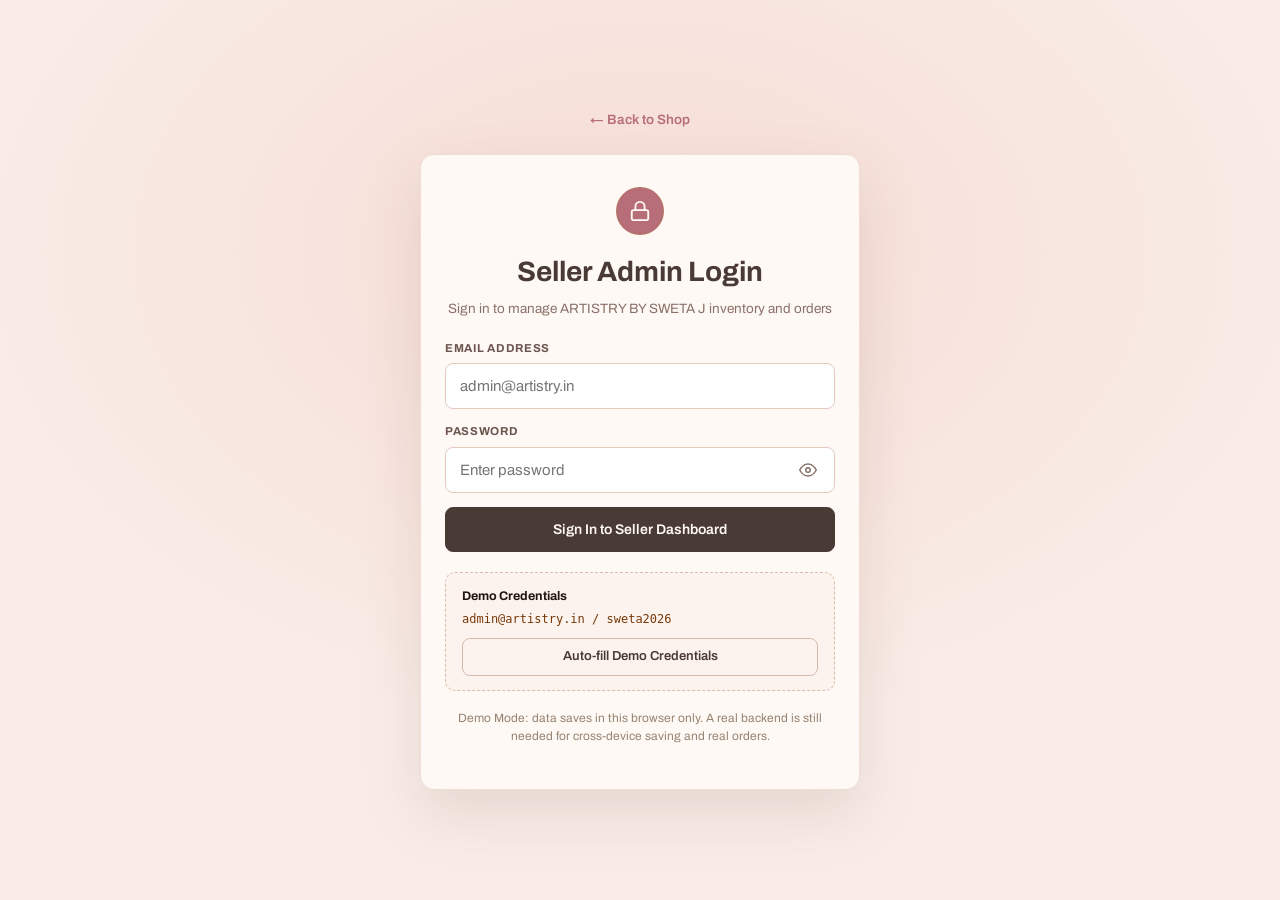
<file: admin.html>
<!doctype html>
<html lang="en">
<head>
<meta charset="utf-8" />
<meta name="viewport" content="width=device-width, initial-scale=1, viewport-fit=cover" />
<meta name="color-scheme" content="light dark" />
<link rel="icon" href="data:," />
<title>ARTISTRY BY SWETA J — Seller Admin</title>
<meta name="description" content="ARTISTRY BY SWETA J Seller Admin Dashboard." />
<link rel="preconnect" href="https://fonts.googleapis.com" />
<link rel="preconnect" href="https://fonts.gstatic.com" crossorigin />
<link href="https://fonts.googleapis.com/css2?family=Cormorant+Garamond:ital,wght@0,500;0,600;0,700;1,500;1,600;1,700&family=Archivo:wght@400;500;600;700;800&display=swap" rel="stylesheet" />
<style>
  :root {
    --bg: #FAF7F2;
    --panel: #F3ECE1;
    --panel-warm: #EFE6D8;
    --surface: #FFFFFF;
    --ink: #22160E;
    --ink-light: #3D2C1E;
    --muted: #6B5646;
    --faint: #968371;
    --line: rgba(62, 38, 20, 0.12);
    --line-strong: rgba(62, 38, 20, 0.24);
    --accent: #9E4D12;
    --accent-deep: #783808;
    --accent-hover: #833D0B;
    --accent-ink: #FFF8EE;
    --accent-soft: rgba(158, 77, 18, 0.08);
    --gold: #AD7F36;
    --gold-deep: #8E6523;
    --gold-soft: rgba(173, 127, 54, 0.12);
    --gold-border: rgba(173, 127, 54, 0.32);
    --wa: #9E4D12;
    --wa-hover: #783808;
    --wa-ink: #FFF8EE;
    --danger: #9C2B1B;
    --danger-bg: #FDEDEB;
    --danger-border: #F5C2BC;
    --radius: 8px;
    --radius-lg: 14px;
    --radius-pill: 999px;
    --shadow-sm: 0 2px 8px rgba(34, 22, 14, 0.04);
    --shadow-md: 0 8px 24px rgba(34, 22, 14, 0.08);
    --shadow-lg: 0 16px 44px rgba(34, 22, 14, 0.12);
    --ease: cubic-bezier(.2,.6,.2,1);
    --dur: .2s;
  }
  @media (prefers-color-scheme: dark) {
    :root {
      --bg: #150E08;
      --panel: #201710;
      --panel-warm: #261D15;
      --surface: #1E150D;
      --ink: #F8EFE4;
      --ink-light: #E7D8C6;
      --muted: #C4AD97;
      --faint: #988370;
      --line: rgba(230, 205, 175, 0.12);
      --line-strong: rgba(230, 205, 175, 0.24);
      --accent: #DF9B52;
      --accent-deep: #C7833B;
      --accent-hover: #EEA960;
      --accent-ink: #1C1106;
      --accent-soft: rgba(223, 155, 82, 0.12);
      --gold: #DFB768;
      --gold-deep: #C49E4F;
      --gold-soft: rgba(223, 183, 104, 0.14);
      --gold-border: rgba(223, 183, 104, 0.35);
      --wa: #DF9B52;
      --wa-hover: #EEA960;
      --wa-ink: #1C1106;
      --danger: #E88A76;
      --danger-bg: #2C1410;
      --danger-border: #5A2720;
      --shadow-sm: 0 2px 8px rgba(0, 0, 0, 0.25);
      --shadow-md: 0 8px 24px rgba(0, 0, 0, 0.40);
      --shadow-lg: 0 16px 44px rgba(0, 0, 0, 0.55);
    }
  }
  * { box-sizing: border-box; }
  body {
    margin: 0;
    font-family: "Archivo", system-ui, -apple-system, sans-serif;
    background: var(--bg);
    color: var(--ink);
    line-height: 1.5;
    font-size: 15px;
    -webkit-font-smoothing: antialiased;
    min-height: 100vh;
  }
  a { color: inherit; text-decoration: none; }
  button, input, select, textarea { font: inherit; color: var(--ink); }
  .wrap { width: min(1080px, 100% - 32px); margin: 0 auto; }
  
  /* Touch target rule: 44px minimum */
  .btn, .tab-btn, .mini-btn, .nav-link, input, select, textarea {
    min-height: 44px;
  }

  .btn {
    display: inline-flex;
    align-items: center;
    justify-content: center;
    gap: 8px;
    padding: 11px 20px;
    border-radius: var(--radius-pill);
    font-weight: 600;
    font-size: 14px;
    cursor: pointer;
    border: 1px solid transparent;
    transition: background var(--dur) var(--ease), border-color var(--dur) var(--ease), transform .12s var(--ease);
  }
  .btn:active { transform: scale(.97); }
  .btn-primary { background: var(--wa); color: var(--wa-ink); border-color: var(--wa); }
  .btn-primary:hover { background: var(--wa-hover); }
  .btn-quiet { background: var(--surface); color: var(--ink); border-color: var(--line-strong); }
  .btn-quiet:hover { border-color: var(--ink); }
  .btn-full { width: 100%; }

  /* Login Card Styles (Kurties Pattern) */
  .login-page {
    display: flex;
    flex-direction: column;
    align-items: center;
    justify-content: center;
    min-height: 100vh;
    padding: 24px 16px;
  }
  .back-link {
    display: inline-flex;
    align-items: center;
    gap: 6px;
    color: var(--muted);
    font-size: 13.5px;
    font-weight: 600;
    margin-bottom: 24px;
    transition: color var(--dur) var(--ease);
  }
  .back-link:hover { color: var(--ink); }
  .login-card {
    background: var(--surface);
    border: 1px solid var(--line-strong);
    border-radius: var(--radius-lg);
    padding: 32px 24px;
    width: 100%;
    max-width: 440px;
    box-shadow: var(--shadow-md);
  }
  .lock-circle {
    width: 48px;
    height: 48px;
    border-radius: 50%;
    background: var(--gold-soft);
    border: 1px solid var(--gold-border);
    color: var(--gold-deep);
    display: grid;
    place-items: center;
    margin: 0 auto 16px;
  }
  .lock-circle svg { width: 22px; height: 22px; }
  .login-title {
    font-family: "Cormorant Garamond", Georgia, serif;
    font-size: 28px;
    font-weight: 700;
    text-align: center;
    margin: 0 0 6px;
    color: var(--ink);
  }
  .login-sub {
    text-align: center;
    font-size: 13.5px;
    color: var(--muted);
    margin: 0 0 20px;
  }
  .field { margin-bottom: 14px; text-align: left; }
  .field label {
    display: block;
    font-size: 11.5px;
    font-weight: 700;
    letter-spacing: .06em;
    text-transform: uppercase;
    color: var(--muted);
    margin-bottom: 6px;
  }
  .input-wrap { position: relative; display: flex; align-items: center; }
  .input-wrap input {
    width: 100%;
    padding: 11px 14px;
    border: 1px solid var(--line-strong);
    background: var(--bg);
    border-radius: var(--radius);
    outline: none;
    transition: border-color var(--dur) var(--ease);
  }
  .input-wrap input:focus { border-color: var(--accent); }
  .eye-toggle {
    position: absolute;
    right: 8px;
    background: none;
    border: none;
    color: var(--muted);
    padding: 8px;
    cursor: pointer;
    min-height: 38px;
    min-width: 38px;
    display: grid;
    place-items: center;
  }
  .eye-toggle:hover { color: var(--ink); }
  .eye-toggle svg { width: 18px; height: 18px; }

  /* Error Box */
  .err-box {
    background: var(--danger-bg);
    border: 1px solid var(--danger-border);
    color: var(--danger);
    padding: 12px 14px;
    border-radius: var(--radius);
    font-size: 13px;
    font-weight: 600;
    margin-bottom: 16px;
    display: flex;
    align-items: center;
    gap: 8px;
  }
  .err-box svg { width: 16px; height: 16px; flex: none; }

  /* Demo Box */
  .demo-box {
    margin-top: 20px;
    padding: 14px 16px;
    background: var(--panel);
    border: 1px solid var(--line);
    border-radius: var(--radius);
    font-size: 12.5px;
    color: var(--muted);
  }
  .demo-box strong { color: var(--ink); display: block; margin-bottom: 4px; }
  .demo-creds { font-family: monospace; font-size: 12px; color: var(--accent-deep); margin: 4px 0 10px; }
  .status-line {
    margin-top: 18px;
    text-align: center;
    font-size: 12px;
    color: var(--faint);
  }

  /* Dashboard Header */
  .dash-header {
    background: var(--surface);
    border-bottom: 1px solid var(--line);
    padding: 14px 0;
    position: sticky;
    top: 0;
    z-index: 30;
  }
  .dash-head-in {
    display: flex;
    flex-wrap: wrap;
    align-items: center;
    justify-content: space-between;
    gap: 12px;
  }
  .brand-title {
    font-family: "Cormorant Garamond", Georgia, serif;
    font-size: 24px;
    font-weight: 700;
    letter-spacing: .12em;
    color: var(--ink);
  }
  .demo-chip {
    background: var(--gold-soft);
    color: var(--gold-deep);
    border: 1px solid var(--gold-border);
    font-size: 11px;
    font-weight: 700;
    text-transform: uppercase;
    letter-spacing: .08em;
    padding: 4px 10px;
    border-radius: var(--radius-pill);
    margin-left: 10px;
    vertical-align: middle;
  }
  .dash-actions { display: flex; align-items: center; gap: 8px; }

  /* Dashboard Layout */
  .dash-shell {
    display: grid;
    gap: 20px;
    padding: 24px 0 60px;
  }
  @media (min-width: 860px) {
    .dash-shell {
      grid-template-columns: 220px 1fr;
      gap: 32px;
      align-items: start;
    }
  }

  /* Tabs */
  .dash-tabs {
    display: flex;
    flex-wrap: wrap;
    gap: 6px;
  }
  @media (min-width: 860px) {
    .dash-tabs {
      flex-direction: column;
      position: sticky;
      top: 86px;
    }
  }
  .tab-btn {
    padding: 10px 16px;
    border-radius: var(--radius-pill);
    border: 1px solid var(--line-strong);
    background: var(--surface);
    color: var(--ink);
    font-size: 13.5px;
    font-weight: 600;
    cursor: pointer;
    text-align: left;
    transition: background var(--dur) var(--ease), border-color var(--dur) var(--ease);
  }
  @media (min-width: 860px) {
    .tab-btn { border-radius: var(--radius); }
  }
  .tab-btn:hover { border-color: var(--ink); }
  .tab-btn.active {
    background: var(--ink);
    color: var(--bg);
    border-color: var(--ink);
  }

  /* Content Panel */
  .panel-title {
    font-family: "Cormorant Garamond", Georgia, serif;
    font-size: 28px;
    font-weight: 700;
    margin: 0 0 4px;
    color: var(--ink);
  }
  .panel-sub {
    color: var(--muted);
    font-size: 13.5px;
    margin: 0 0 20px;
    line-height: 1.5;
  }

  /* Stats Grid */
  .stat-grid {
    display: grid;
    grid-template-columns: 1fr 1fr;
    gap: 12px;
  }
  @media (min-width: 640px) {
    .stat-grid { grid-template-columns: repeat(4, 1fr); }
  }
  .stat-card {
    background: var(--panel);
    border: 1px solid var(--line);
    border-radius: var(--radius);
    padding: 14px 16px;
  }
  .stat-card b {
    display: block;
    font-size: 26px;
    font-weight: 800;
    color: var(--ink);
    line-height: 1.1;
  }
  .stat-card span {
    font-size: 12px;
    color: var(--muted);
    margin-top: 3px;
    display: block;
  }

  /* Piece Rows */
  .piece-row {
    display: grid;
    grid-template-columns: 56px 1fr;
    gap: 14px;
    padding: 14px 0;
    border-bottom: 1px solid var(--line);
    align-items: start;
  }
  .piece-row img {
    width: 56px;
    height: 56px;
    object-fit: cover;
    border-radius: var(--radius);
    background: var(--panel);
  }
  .piece-info h4 {
    font-family: "Cormorant Garamond", Georgia, serif;
    font-size: 19px;
    font-weight: 700;
    margin: 0;
    color: var(--ink);
  }
  .piece-meta {
    font-size: 12.5px;
    color: var(--muted);
    margin: 2px 0 0;
  }
  .piece-actions {
    display: flex;
    flex-wrap: wrap;
    gap: 8px;
    margin-top: 10px;
    align-items: center;
  }
  .stock-stepper {
    display: inline-flex;
    align-items: center;
    border: 1px solid var(--line-strong);
    border-radius: var(--radius-pill);
    overflow: hidden;
    background: var(--surface);
    height: 38px;
  }
  .stock-stepper button {
    width: 38px;
    height: 38px;
    border: 0;
    background: var(--surface);
    color: var(--ink);
    font-size: 16px;
    font-weight: 700;
    cursor: pointer;
  }
  .stock-stepper button:active { background: var(--panel); }
  .stock-stepper span {
    min-width: 68px;
    text-align: center;
    font-size: 12.5px;
    font-weight: 600;
  }
  .mini-btn {
    border: 1px solid var(--line-strong);
    background: var(--surface);
    color: var(--ink);
    border-radius: var(--radius-pill);
    padding: 6px 14px;
    font-size: 12.5px;
    font-weight: 600;
    cursor: pointer;
  }
  .mini-btn:hover { border-color: var(--ink); }
  .mini-btn.sold {
    background: var(--danger);
    border-color: var(--danger);
    color: #FFF3E2;
  }

  /* Forms */
  .admin-form { display: grid; gap: 14px; max-width: 540px; }
  .form-row { display: grid; gap: 12px; }
  @media (min-width: 560px) {
    .form-row { grid-template-columns: 1fr 1fr; }
  }
  .admin-form input, .admin-form select, .admin-form textarea {
    width: 100%;
    border: 1px solid var(--line-strong);
    background: var(--surface);
    border-radius: var(--radius);
    padding: 10px 12px;
    font-size: 14px;
    outline: none;
  }
  .admin-form input:focus, .admin-form select:focus, .admin-form textarea:focus {
    border-color: var(--accent);
  }

  /* Orders */
  .order-item {
    padding: 14px 0;
    border-bottom: 1px solid var(--line);
  }
  .order-item h4 {
    font-size: 15px;
    font-weight: 700;
    margin: 0;
    color: var(--ink);
  }
  .order-item p {
    font-size: 13px;
    color: var(--muted);
    margin: 2px 0 0;
  }
  .status-badge {
    font-size: 11px;
    font-weight: 700;
    padding: 3px 9px;
    border-radius: var(--radius-pill);
    border: 1px solid currentColor;
    color: var(--accent);
    display: inline-block;
  }

  /* Toast Notification */
  .toast {
    position: fixed;
    left: 50%;
    bottom: 24px;
    transform: translate(-50%, 16px);
    background: var(--ink);
    color: var(--bg);
    font-size: 13.5px;
    font-weight: 600;
    padding: 11px 20px;
    border-radius: var(--radius-pill);
    z-index: 100;
    opacity: 0;
    pointer-events: none;
    transition: opacity .25s var(--ease), transform .25s var(--ease);
    box-shadow: var(--shadow-lg);
  }
  .toast.show {
    opacity: 1;
    transform: translate(-50%, 0);
  }

  .badge { font-size:11px; font-weight:700; padding:3px 9px; border-radius:var(--radius-pill); border:1px solid currentColor; display:inline-block; }
  .badge-low { color:var(--accent); background:var(--accent-soft); }
  .badge-out { color:var(--danger); background:var(--danger-bg); }
  .badge-draft { color:var(--muted); background:var(--panel); }
  .piece-ph { width:56px; height:56px; border-radius:var(--radius); background:var(--panel-warm); border:1px solid var(--line-strong); display:grid; place-items:center; font-family:"Cormorant Garamond",serif; font-weight:700; font-size:13px; color:var(--muted); text-align:center; padding:4px; }
  .toolbar { display:flex; flex-wrap:wrap; gap:8px; align-items:center; margin-bottom:14px; }
  .toolbar input[type="search"], .toolbar select, .toolbar input[type="number"], .toolbar input[type="text"] { border:1px solid var(--line-strong); background:var(--surface); border-radius:var(--radius); padding:9px 12px; font-size:14px; min-height:44px; }
  .toolbar input[type="search"] { flex:1 1 180px; }
  .bulk-bar { display:flex; flex-wrap:wrap; gap:8px; align-items:center; padding:12px 14px; background:var(--panel); border:1px solid var(--line); border-radius:var(--radius); margin-bottom:8px; font-size:13px; }
  .bulk-bar input { width:110px; border:1px solid var(--line-strong); background:var(--surface); border-radius:var(--radius); padding:8px 10px; min-height:40px; }
  .photo-preview { width:96px; height:96px; object-fit:cover; border-radius:var(--radius); background:var(--panel); border:1px solid var(--line); display:block; }
  .form-err { background:var(--danger-bg); border:1px solid var(--danger-border); color:var(--danger); padding:10px 12px; border-radius:var(--radius); font-size:13px; font-weight:600; display:none; }
  .order-edit { display:grid; gap:8px; margin-top:10px; max-width:520px; }
  .order-edit select, .order-edit input, .order-edit textarea { border:1px solid var(--line-strong); background:var(--surface); border-radius:var(--radius); padding:9px 12px; font-size:14px; width:100%; }
  .order-edit label { font-size:11.5px; font-weight:700; letter-spacing:.06em; text-transform:uppercase; color:var(--muted); }


/* ===== ADMIN PASTEL (2026-11-19): matches the storefront pastel identity ===== */
body{background:#F9ECE7;color:#4A3A36}
.login-page{background:radial-gradient(700px 480px at 50% 28%,#F6DDD5,#F9ECE7)}
.login-card{background:#FFF9F5;border:1px solid #F0DCD3;border-radius:14px;box-shadow:0 24px 60px rgba(122,84,72,.14)}
.lock-circle{background:#B76E79;color:#FFF9F5}
.login-title{font-family:"Archivo",system-ui,sans-serif;font-weight:700;color:#4A3A36}
.login-sub{color:#8A7168}
.brand-title{color:#4A3A36}
.dash-header{background:#FFF9F5;border-bottom:1px solid #F0DCD3}
.dash-tabs{gap:6px}
.tab-btn{border-radius:999px;color:#8A7168;border-color:transparent}
.tab-btn.active{background:#4A3A36;color:#FFF9F5;border-color:#4A3A36}
.stat-card{background:#FFF9F5;border:1px solid #F0DCD3;border-radius:12px;box-shadow:none}
.panel-title{color:#4A3A36}
.panel-sub{color:#8A7168}
.btn{border-radius:8px}
.btn-primary{background:#4A3A36;color:#FFF9F5;border-color:#4A3A36}
.btn-primary:hover{background:#382B27}
.btn-quiet{border:1px solid #D8BBAE;color:#4A3A36;background:transparent}
.mini-btn{border:1px solid #D8BBAE;border-radius:6px;color:#4A3A36;background:#FFF9F5}
.mini-btn.sold{background:#F6DDD5}
.field label{color:#6B554E}
.field input,.field select,.field textarea,.input-wrap input{background:#FFFFFF;border:1px solid #E3C9BE;border-radius:8px;color:#4A3A36}
.field input:focus,.field select:focus,.field textarea:focus,.input-wrap input:focus{border-color:#B76E79;box-shadow:0 0 0 3px rgba(183,110,121,.18);outline:none}
.badge{background:#F6DDD5;color:#7A4A52;border-radius:999px}
.badge-draft{background:#F3E2D3;color:#7A5C50}
.badge-low{background:#F6DDD5;color:#A34A56}
.badge-out{background:#E9E2DC;color:#8A7168}
.status-badge{border-radius:999px}
.piece-row,.order-item{background:#FFF9F5;border:1px solid #F0DCD3;border-radius:10px}
.toolbar,.bulk-bar{background:#FFF9F5;border:1px solid #F0DCD3;border-radius:10px}
.toast{background:#4A3A36;color:#FFF9F5}
.demo-box{background:#FDF3EE;border:1px dashed #D8BBAE;border-radius:10px}
.demo-chip{background:#F6DDD5;color:#7A4A52}
.err-box,.form-err{background:#FBE9E7;color:#A33B47;border-color:#F0C6C0}
.photo-preview{border:1px solid #F0DCD3;border-radius:8px}
.back-link{color:#B76E79}
.eye-toggle{color:#8A7168}
::selection{background:#B76E79;color:#FFF9F5}
@media(max-width:640px){.stat-grid{grid-template-columns:1fr 1fr}.dash-tabs{overflow-x:auto;flex-wrap:nowrap}.login-card{margin:14px}}


.stat-grid .stat-card:nth-child(8) b{font-size:19px;line-height:1.3}

/* Admin tab bar fix (19 Nov 2026): one clean scrollable pill row on every screen */
.dash-tabs{display:flex!important;flex-direction:row!important;flex-wrap:nowrap!important;overflow-x:auto;gap:8px;padding:4px 2px 12px;position:static!important;top:auto!important;-webkit-overflow-scrolling:touch;scrollbar-width:none}
.dash-tabs::-webkit-scrollbar{display:none}
.dash-tabs .tab-btn{flex:0 0 auto!important;white-space:nowrap;border-radius:999px!important;padding:10px 18px!important;text-align:center}
</style>
</head>
<body>

<div id="adminApp">
  <!-- Content dynamically swapped via JS (Login view or Dashboard view) -->
</div>

<div class="toast" id="toast" role="status" aria-live="polite"></div>

<script src="store.js"></script>
<script>
var BUILTIN_IMGS = {"1": "img/product-1.jpg", "2": "img/product-2.jpg", "3": "img/product-3.jpg", "4": "img/product-4.jpg", "5": "img/product-5.jpg", "6": "img/product-6.jpg", "7": "img/product-7.jpg", "8": "img/product-8.jpg", "9": "img/product-9.jpg"};
var storeState = LeoraStore.load();
var PRODUCTS = storeState.products;
var ADMIN_STATUSES = ["New", "Confirmed", "Packed", "Shipped"];
var ADMIN_ORDERS = storeState.orders;
var CAT_LABELS = { decor: "Concrete Decor", candles: "Candles", keepsakes: "Keepsakes & Frames", hampers: "Hampers & Gifts", kits: "DIY Kits" };

var state = {
  isLoggedIn: false,
  activeTab: "overview",
  showPassword: false,
  loginError: "",
  isLoading: false,
  pieceQuery: "",
  pieceCat: "all",
  orderQuery: "",
  selected: {},
  pendingPhoto: undefined
};

function inr(n) { return "₹" + n.toLocaleString("en-IN"); }

function toast(msg) {
  var el = document.getElementById("toast");
  el.textContent = msg;
  el.classList.add("show");
  setTimeout(function() { el.classList.remove("show"); }, 2400);
}

function renderApp() {
  var app = document.getElementById("adminApp");
  if (!state.isLoggedIn) {
    renderLogin(app);
  } else {
    renderDashboard(app);
  }
}

function renderLogin(container) {
  var errHtml = state.loginError ? '<div class="err-box"><svg viewBox="0 0 24 24" fill="none" stroke="currentColor" stroke-width="2"><circle cx="12" cy="12" r="10"/><line x1="12" y1="8" x2="12" y2="12"/><line x1="12" y1="16" x2="12.01" y2="16"/></svg>' + state.loginError + '</div>' : '';
  
  container.innerHTML = '<div class="login-page">'
    + '<a href="shop.html" class="back-link">&larr; Back to Shop</a>'
    + '<div class="login-card">'
    + '<div class="lock-circle"><svg viewBox="0 0 24 24" fill="none" stroke="currentColor" stroke-width="2"><rect x="3" y="11" width="18" height="11" rx="2" ry="2"/><path d="M7 11V7a5 5 0 0 1 10 0v4"/></svg></div>'
    + '<h1 class="login-title">Seller Admin Login</h1>'
    + '<p class="login-sub">Sign in to manage ARTISTRY BY SWETA J inventory and orders</p>'
    + errHtml
    + '<form id="loginForm">'
    + '<div class="field"><label for="adminEmail">Email Address</label><div class="input-wrap"><input id="adminEmail" type="email" placeholder="admin@artistry.in" required /></div></div>'
    + '<div class="field"><label for="adminPassword">Password</label><div class="input-wrap">'
    + '<input id="adminPassword" type="' + (state.showPassword ? 'text' : 'password') + '" placeholder="Enter password" required />'
    + '<button type="button" class="eye-toggle" id="eyeToggle" aria-label="Toggle password visibility">'
    + (state.showPassword ? '<svg viewBox="0 0 24 24" fill="none" stroke="currentColor" stroke-width="2"><path d="M17.94 17.94A10.07 10.07 0 0 1 12 20c-7 0-11-8-11-8a18.45 18.45 0 0 1 5.06-5.94M9.9 4.24A9.12 9.12 0 0 1 12 4c7 0 11 8 11 8a18.5 18.5 0 0 1-2.16 3.19m-6.72-1.07a3 3 0 1 1-4.24-4.24"/><line x1="1" y1="1" x2="23" y2="23"/></svg>' : '<svg viewBox="0 0 24 24" fill="none" stroke="currentColor" stroke-width="2"><path d="M1 12s4-8 11-8 11 8 11 8-4 8-11 8-11-8-11-8z"/><circle cx="12" cy="12" r="3"/></svg>')
    + '</button>'
    + '</div></div>'
    + '<button type="submit" class="btn btn-primary btn-full" id="btnSubmit">' + (state.isLoading ? 'Authenticating...' : 'Sign In to Seller Dashboard') + '</button>'
    + '</form>'
    + '<div class="demo-box">'
    + '<strong>Demo Credentials</strong>'
    + '<div class="demo-creds">admin@artistry.in / sweta2026</div>'
    + '<button type="button" class="btn btn-quiet btn-full" id="btnAutofill" style="min-height:38px;padding:6px 12px;font-size:13px">Auto-fill Demo Credentials</button>'
    + '</div>'
    + '<p class="status-line">Demo Mode: data saves in this browser only. A real backend is still needed for cross-device saving and real orders.</p>'
    + '</div></div>';

  document.getElementById("eyeToggle").addEventListener("click", function() {
    state.showPassword = !state.showPassword;
    var passIn = document.getElementById("adminPassword");
    passIn.type = state.showPassword ? "text" : "password";
    this.innerHTML = state.showPassword ? '<svg viewBox="0 0 24 24" fill="none" stroke="currentColor" stroke-width="2"><path d="M17.94 17.94A10.07 10.07 0 0 1 12 20c-7 0-11-8-11-8a18.45 18.45 0 0 1 5.06-5.94M9.9 4.24A9.12 9.12 0 0 1 12 4c7 0 11 8 11 8a18.5 18.5 0 0 1-2.16 3.19m-6.72-1.07a3 3 0 1 1-4.24-4.24"/><line x1="1" y1="1" x2="23" y2="23"/></svg>' : '<svg viewBox="0 0 24 24" fill="none" stroke="currentColor" stroke-width="2"><path d="M1 12s4-8 11-8 11 8 11 8-4 8-11 8-11-8-11-8z"/><circle cx="12" cy="12" r="3"/></svg>';
  });

  document.getElementById("btnAutofill").addEventListener("click", function() {
    document.getElementById("adminEmail").value = "admin@artistry.in";
    document.getElementById("adminPassword").value = LeoraStore.load().adminPass;
    state.loginError = "";
    var existingErr = container.querySelector(".err-box");
    if (existingErr) existingErr.remove();
  });

  document.getElementById("loginForm").addEventListener("submit", function(e) {
    e.preventDefault();
    var email = document.getElementById("adminEmail").value.trim();
    var pass = document.getElementById("adminPassword").value;
    
    state.isLoading = true;
    document.getElementById("btnSubmit").textContent = "Authenticating...";
    document.getElementById("btnSubmit").disabled = true;

    setTimeout(function() {
      state.isLoading = false;
      // Strict credentials check as required by Kurties pattern
      if (email === "admin@artistry.in" && pass === LeoraStore.load().adminPass) {
        state.isLoggedIn = true;
        state.loginError = "";
        renderApp();
        toast("Welcome to ARTISTRY BY SWETA J Admin Dashboard (Demo)");
      } else {
        state.loginError = "Authentication failed. Please verify credentials.";
        renderApp();
      }
    }, 400);
  });
}

function renderDashboard(container) {
  container.innerHTML = '<header class="dash-header">'
    + '<div class="wrap dash-head-in">'
    + '<div><span class="brand-title">ARTISTRY BY SWETA J Admin</span><span class="demo-chip">Demo Mode</span></div>'
    + '<div class="dash-actions">'
    + '<a href="shop.html" class="btn btn-quiet" style="font-size:13px;padding:8px 14px">&larr; Back to Shop</a>'
    + '<button class="btn btn-quiet" id="btnResetDemo" style="font-size:13px;padding:8px 14px">Reset Demo Data</button>'
    + '<button class="btn btn-quiet" id="btnLogout" style="font-size:13px;padding:8px 14px">Log Out</button>'
    + '</div></div></header>'
    + '<div class="wrap dash-shell">'
    + '<div class="dash-tabs" role="tablist">'
    + '<button class="tab-btn ' + (state.activeTab==="overview" ? "active" : "") + '" data-tab="overview">Overview</button>'
    + '<button class="tab-btn ' + (state.activeTab==="pieces" ? "active" : "") + '" data-tab="pieces">Pieces &amp; Stock</button>'
    + '<button class="tab-btn ' + (state.activeTab==="edit" ? "active" : "") + '" data-tab="edit">Add / Edit Piece</button>'
    + '<button class="tab-btn ' + (state.activeTab==="orders" ? "active" : "") + '" data-tab="orders">Orders (' + ADMIN_ORDERS.length + ')</button>'
    + '<button class="tab-btn ' + (state.activeTab==="settings" ? "active" : "") + '" data-tab="settings">Store Settings</button>'
    + '</div>'
    + '<div id="panelContent"></div>'
    + '</div>';

  document.getElementById("btnLogout").addEventListener("click", function() {
    state.isLoggedIn = false;
    state.activeTab = "overview";
    state.loginError = "";
    renderApp();
    toast("Logged out successfully");
  });

  document.getElementById("btnResetDemo").addEventListener("click", function() {
    if (!confirm("Reset all demo data? Catalogue, orders and settings go back to the original sample data. This cannot be undone.")) return;
    LeoraStore.reset();
    storeState = LeoraStore.load();
    PRODUCTS = storeState.products;
    ADMIN_ORDERS = storeState.orders;
    state.selected = {};
    state.activeTab = "overview";
    renderApp();
    toast("Demo data reset to the original sample data");
  });

  var tabBtns = container.querySelectorAll(".tab-btn");
  for (var i=0; i<tabBtns.length; i++) {
    tabBtns[i].addEventListener("click", function() {
      state.activeTab = this.getAttribute("data-tab");
      for (var j=0; j<tabBtns.length; j++) {
        tabBtns[j].classList.toggle("active", tabBtns[j].getAttribute("data-tab") === state.activeTab);
      }
      renderActiveTab();
    });
  }

  renderActiveTab();
}

function renderActiveTab() {
  var panel = document.getElementById("panelContent");
  if (state.activeTab === "overview") renderOverview(panel);
  else if (state.activeTab === "pieces") renderPieces(panel);
  else if (state.activeTab === "edit") renderEdit(panel);
  else if (state.activeTab === "orders") renderOrders(panel);
  else if (state.activeTab === "settings") renderSettings(panel);
}

function renderOverview(panel) {
  var S = storeState.settings;
  var th = (S.lowStockThreshold === undefined ? 2 : S.lowStockThreshold);
  var live=0, sold=0, low=0, units=0, value=0;
  for (var i=0; i<PRODUCTS.length; i++) {
    var p = PRODUCTS[i];
    units += p.stock;
    value += p.price * p.stock;
    if (p.stock <= 0) sold++;
    else { live++; if (p.stock <= th) low++; }
  }
  var byStatus = [0,0,0,0];
  ADMIN_ORDERS.forEach(function(o){ if (byStatus[o.status] !== undefined) byStatus[o.status]++; });
  var counts = {};
  ADMIN_ORDERS.forEach(function(o){
    (o.item || "").split(" · ").forEach(function(seg){
      var nm = seg.split(" — ")[0].trim();
      if (nm) counts[nm] = (counts[nm] || 0) + 1;
    });
  });
  var best = Object.keys(counts).map(function(k){ return [k, counts[k]]; }).sort(function(a,b){ return b[1]-a[1]; }).slice(0,5);
  var statusHtml = ADMIN_STATUSES.map(function(s, idx){
    return '<div class="stat-card"><b>' + byStatus[idx] + '</b><span>Orders · ' + s + '</span></div>';
  }).join("");
  var bestHtml = best.length ? best.map(function(b){ return '<li>' + esc(b[0]) + ' — ' + b[1] + ' in sample orders</li>'; }).join("") : '<li>No orders yet</li>';
  panel.innerHTML = '<h2 class="panel-title">Overview</h2>'
    + '<p class="panel-sub">Live snapshot computed from the shared store. Edits here save to this browser and show on the shop pages in the same browser.</p>'
    + '<div class="stat-grid">'
    + '<div class="stat-card"><b>' + PRODUCTS.length + '</b><span>Pieces in Catalogue</span></div>'
    + '<div class="stat-card"><b>' + live + '</b><span>In Stock</span></div>'
    + '<div class="stat-card"><b>' + sold + '</b><span>Sold Out</span></div>'
    + '<div class="stat-card"><b>' + ADMIN_ORDERS.length + '</b><span>Sample Orders</span></div>'
    + '<div class="stat-card"><b>' + units + '</b><span>Total Units Available</span></div>'
    + '<div class="stat-card"><b>' + low + '</b><span>Low Stock (≤ ' + th + ' left)</span></div>'
    + '<div class="stat-card"><b>' + inr(value) + '</b><span>Catalogue Value (price × stock)</span></div>'
    + '<div class="stat-card"><b>This browser</b><span>Saved locally only — a real backend is still needed for cross-device saving and real orders</span></div>'
    + '</div>'
    + '<h3 style="margin:26px 0 10px">Orders by status</h3>'
    + '<div class="stat-grid">' + statusHtml + '</div>'
    + '<h3 style="margin:26px 0 10px">Best sellers (from sample orders)</h3>'
    + '<ul style="margin:0;padding-left:18px;color:var(--muted);font-size:14px;line-height:1.7">' + bestHtml + '</ul>'
    + '<div style="margin-top:28px;padding:18px 20px;background:var(--panel);border-radius:var(--radius);border:1px solid var(--line)">'
    + '<strong style="color:var(--ink);display:block;margin-bottom:8px">What the paid ₹4,500 build connects:</strong>'
    + '<ul style="margin:0;padding-left:18px;color:var(--muted);font-size:13.5px;line-height:1.6">'
    + '<li>Live catalogue database (Supabase), so edits update the shop for every customer immediately</li>'
    + '<li>Private authenticated login with ARTISTRY BY SWETA J\'s custom secret credentials</li>'
    + '<li>Direct Instagram DM ordering on every order button (orders are taken on Instagram DM)</li>'
    + '<li>Photo upload capability for new collections from your phone or laptop</li>'
    + '<li>Incoming customer order enquiries recorded directly in this dashboard</li>'
    + '</ul>'
    + '</div>';
}

function esc(s) {
  return String(s === undefined || s === null ? "" : s).replace(/&/g, "&amp;").replace(/</g, "&lt;").replace(/>/g, "&gt;").replace(/"/g, "&quot;");
}
function saveStore(msg) {
  if (LeoraStore.save(storeState)) { if (msg) toast(msg); return true; }
  toast("Could not save: browser storage is full or blocked. Try removing uploaded photos or use a smaller photo.");
  return false;
}
function pieceImg(p) { return p.img ? p.img : (BUILTIN_IMGS[p.id] || null); }
function downloadCsv(filename, rows) {
  var csv = rows.map(function(r){
    return r.map(function(c){
      var s = String(c === undefined || c === null ? "" : c);
      return /[",\n]/.test(s) ? '"' + s.replace(/"/g, '""') + '"' : s;
    }).join(",");
  }).join("\n");
  var blob = new Blob([csv], { type: "text/csv" });
  var a = document.createElement("a");
  a.href = URL.createObjectURL(blob);
  a.download = filename;
  document.body.appendChild(a); a.click(); a.remove();
  setTimeout(function(){ URL.revokeObjectURL(a.href); }, 500);
}
function handlePhotoFile(file, cb) {
  if (!file) return;
  if (!/^image\//.test(file.type || "")) { cb(null, "Please choose an image file for the photo."); return; }
  var reader = new FileReader();
  reader.onload = function() {
    var img = new Image();
    img.onload = function() {
      var max = 800, w = img.width, h = img.height;
      var scale = Math.min(1, max / Math.max(w, h));
      var cw = Math.max(1, Math.round(w * scale)), ch = Math.max(1, Math.round(h * scale));
      var c = document.createElement("canvas"); c.width = cw; c.height = ch;
      c.getContext("2d").drawImage(img, 0, 0, cw, ch);
      cb(c.toDataURL("image/jpeg", 0.82), null);
    };
    img.onerror = function() { cb(null, "That image could not be read. Try another photo."); };
    img.src = reader.result;
  };
  reader.onerror = function() { cb(null, "That file could not be read. Try another photo."); };
  reader.readAsDataURL(file);
}

function renderPieces(panel) {
  var catOpts = '<option value="all">All categories</option>' + Object.keys(CAT_LABELS).map(function(k){
    return '<option value="' + k + '"' + (state.pieceCat === k ? ' selected' : '') + '>' + CAT_LABELS[k] + '</option>';
  }).join("");
  panel.innerHTML = '<h2 class="panel-title">Pieces &amp; Stock</h2>'
    + '<p class="panel-sub">Manage the catalogue. Every change saves to this browser and shows on the shop pages in the same browser. Draft pieces are hidden from the shop.</p>'
    + '<div class="toolbar">'
    + '<input type="search" id="pieceSearch" placeholder="Search pieces..." value="' + esc(state.pieceQuery) + '" />'
    + '<select id="pieceCat">' + catOpts + '</select>'
    + '<button type="button" class="btn btn-quiet" id="btnCsvPieces">Export CSV</button>'
    + '</div>'
    + '<div class="bulk-bar"><strong>Bulk edit:</strong>'
    + '<label><input type="checkbox" id="bulkAll" /> Select all shown</label>'
    + '<input type="number" id="bulkPrice" placeholder="Set price ₹" min="0" />'
    + '<button type="button" class="mini-btn" id="bulkApplyPrice">Apply price</button>'
    + '<input type="number" id="bulkStock" placeholder="Set stock" min="0" />'
    + '<button type="button" class="mini-btn" id="bulkApplyStock">Apply stock</button>'
    + '<span id="bulkCount"></span>'
    + '</div>'
    + '<div id="piecesList"></div>';

  document.getElementById("pieceSearch").addEventListener("input", function(){ state.pieceQuery = this.value; renderPiecesList(); });
  document.getElementById("pieceCat").addEventListener("change", function(){ state.pieceCat = this.value; renderPiecesList(); });
  document.getElementById("btnCsvPieces").addEventListener("click", function(){
    var rows = [["id","name","category","price","mrp","stock","colours","visible"]];
    PRODUCTS.forEach(function(p){ rows.push([p.id, p.name, p.catLabel, p.price, p.mrp === null ? "" : p.mrp, p.stock, (p.colours || []).join(" / "), p.visible === false ? "draft" : "live"]); });
    downloadCsv("artistry-pieces.csv", rows);
    toast("Pieces CSV downloaded");
  });
  document.getElementById("bulkAll").addEventListener("change", function(){
    var on = this.checked;
    filteredPieces().forEach(function(p){ state.selected[p.id] = on; });
    renderPiecesList();
  });
  function bulkApply(field, inputId) {
    var ids = Object.keys(state.selected).filter(function(k){ return state.selected[k]; });
    if (!ids.length) { toast("Select at least one piece first"); return; }
    var v = parseInt(document.getElementById(inputId).value, 10);
    if (isNaN(v) || v < 0) { toast("Enter a valid number for bulk edit"); return; }
    ids.forEach(function(k){ var p = byId(parseInt(k, 10)); if (p) p[field] = v; });
    if (saveStore("Bulk " + field + " updated for " + ids.length + " piece(s)")) renderPiecesList();
  }
  document.getElementById("bulkApplyPrice").addEventListener("click", function(){ bulkApply("price", "bulkPrice"); });
  document.getElementById("bulkApplyStock").addEventListener("click", function(){ bulkApply("stock", "bulkStock"); });
  renderPiecesList();
}

function filteredPieces() {
  var q = state.pieceQuery.trim().toLowerCase();
  return PRODUCTS.filter(function(p){
    if (state.pieceCat !== "all" && p.cat !== state.pieceCat) return false;
    if (q && (p.name + " " + p.catLabel + " " + (p.colours || []).join(" ")).toLowerCase().indexOf(q) === -1) return false;
    return true;
  });
}

function renderPiecesList() {
  var list = document.getElementById("piecesList");
  if (!list) return;
  var th = (storeState.settings.lowStockThreshold === undefined ? 2 : storeState.settings.lowStockThreshold);
  var items = filteredPieces();
  var bc = document.getElementById("bulkCount");
  if (bc) { var n = Object.keys(state.selected).filter(function(k){ return state.selected[k]; }).length; bc.textContent = n ? n + " selected" : ""; }
  if (!items.length) { list.innerHTML = '<p class="panel-sub">No pieces match your search.</p>'; return; }
  list.innerHTML = items.map(function(p) {
    var src = pieceImg(p);
    var imgHtml = src ? '<img src="' + src + '" alt="' + esc(p.alt || p.name) + '" />' : '<div class="piece-ph">' + esc(p.name) + '</div>';
    var badges = '';
    if (p.visible === false) badges += ' <span class="badge badge-draft">Draft</span>';
    if (p.stock <= 0) badges += ' <span class="badge badge-out">Sold out</span>';
    else if (p.stock <= th) badges += ' <span class="badge badge-low">Low stock · only ' + p.stock + ' left</span>';
    var stockText = p.stock <= 0 ? '<span style="color:var(--danger);font-weight:700">Sold out</span>' : (p.stock <= th ? '<span style="color:var(--accent);font-weight:700">Only ' + p.stock + ' left</span>' : '<span style="color:var(--gold-deep);font-weight:700">In stock (' + p.stock + ')</span>');
    return '<div class="piece-row">'
      + imgHtml
      + '<div class="piece-info">'
      + '<h4><label style="font-family:inherit;font-size:14px"><input type="checkbox" data-sel="' + p.id + '"' + (state.selected[p.id] ? ' checked' : '') + ' /> </label>' + esc(p.name) + badges + '</h4>'
      + '<p class="piece-meta">' + esc(p.catLabel) + ' · ' + inr(p.price) + (p.mrp ? ' (MRP ' + inr(p.mrp) + ')' : '') + ' · Colours: ' + esc((p.colours || []).join(", ")) + '</p>'
      + '<p style="font-size:12.5px;margin:2px 0 0">' + stockText + '</p>'
      + '<div class="piece-actions">'
      + '<span class="stock-stepper">'
      + '<button type="button" data-dec="' + p.id + '" aria-label="Decrease">&minus;</button>'
      + '<span>Stock: ' + p.stock + '</span>'
      + '<button type="button" data-inc="' + p.id + '" aria-label="Increase">+</button>'
      + '</span>'
      + '<button type="button" class="mini-btn ' + (p.stock<=0 ? 'sold' : '') + '" data-sold="' + p.id + '">' + (p.stock<=0 ? 'Restock' : 'Mark Sold Out') + '</button>'
      + '<button type="button" class="mini-btn" data-vis="' + p.id + '">' + (p.visible === false ? 'Publish' : 'Move to Draft') + '</button>'
      + '<button type="button" class="mini-btn" data-edit="' + p.id + '">Edit</button>'
      + '<button type="button" class="mini-btn" data-del="' + p.id + '">Delete</button>'
      + '</div></div></div>';
  }).join("");

  function bind(attr, fn) {
    var els = list.querySelectorAll("[" + attr + "]");
    for (var i=0; i<els.length; i++) els[i].addEventListener("click", function(){ fn(parseInt(this.getAttribute(attr), 10)); });
  }
  var sels = list.querySelectorAll("[data-sel]");
  for (var s=0; s<sels.length; s++) sels[s].addEventListener("change", function(){ state.selected[this.getAttribute("data-sel")] = this.checked; renderPiecesList(); });
  bind("data-dec", function(id){ var p = byId(id); if (p && p.stock > 0) { p.stock--; if (saveStore(p.name + " stock decreased to " + p.stock)) renderPiecesList(); } });
  bind("data-inc", function(id){ var p = byId(id); if (p) { p.stock++; if (saveStore(p.name + " stock increased to " + p.stock)) renderPiecesList(); } });
  bind("data-sold", function(id){ var p = byId(id); if (!p) return; if (p.stock > 0) { p._prevStock = p.stock; p.stock = 0; } else { p.stock = p._prevStock || 3; } if (saveStore(p.name + (p.stock <= 0 ? " marked sold out" : " restocked to " + p.stock))) renderPiecesList(); });
  bind("data-vis", function(id){ var p = byId(id); if (!p) return; p.visible = (p.visible === false); if (saveStore(p.name + (p.visible ? " is now live in the shop" : " moved to draft — hidden from the shop"))) renderPiecesList(); });
  bind("data-del", function(id){ var p = byId(id); if (!p) return; if (!confirm("Delete " + p.name + " from the catalogue? This cannot be undone.")) return; var idx = PRODUCTS.indexOf(p); if (idx !== -1) PRODUCTS.splice(idx, 1); delete state.selected[id]; if (saveStore(p.name + " deleted")) renderPiecesList(); });
  bind("data-edit", function(id){ state.editPieceId = id; state.activeTab = "edit"; var tabBtns = document.querySelectorAll(".tab-btn"); for (var t=0; t<tabBtns.length; t++) tabBtns[t].classList.toggle("active", tabBtns[t].getAttribute("data-tab") === "edit"); renderActiveTab(); });
}

function byId(id) {
  for (var i=0; i<PRODUCTS.length; i++) {
    if (PRODUCTS[i].id === id) return PRODUCTS[i];
  }
  return null;
}

function renderEdit(panel) {
  panel.innerHTML = '<h2 class="panel-title">Add / Edit Piece</h2>'
    + '<p class="panel-sub">Update catalogue pieces or add new ones. Changes save to this browser and show on the shop pages in the same browser. A piece with no photo shows a plain placeholder block with its name — never another piece\'s photo.</p>'
    + '<form class="admin-form" id="editForm">'
    + '<div class="field"><label for="peSelect">Select Piece to Edit</label><select id="peSelect"></select></div>'
    + '<div class="field"><label for="peName">Piece Name</label><input id="peName" type="text" required /></div>'
    + '<div class="form-row">'
    + '<div class="field"><label for="pePrice">Price (₹)</label><input id="pePrice" type="number" min="0" required /></div>'
    + '<div class="field"><label for="peMrp">MRP (₹, optional)</label><input id="peMrp" type="number" min="0" placeholder="Leave blank for none" /></div>'
    + '</div>'
    + '<div class="form-row">'
    + '<div class="field"><label for="peStock">Stock Quantity</label><input id="peStock" type="number" min="0" required /></div>'
    + '<div class="field"><label for="peCat">Category</label><select id="peCat"><option value="decor">Concrete Decor</option><option value="candles">Candles</option><option value="keepsakes">Keepsakes &amp; Frames</option><option value="hampers">Hampers &amp; Gifts</option><option value="kits">DIY Kits</option></select></div>'
    + '</div>'
    + '<div class="field"><label for="peCatLabel">Category Label</label><input id="peCatLabel" type="text" /></div>'
    + '<div class="field"><label for="peColours">Colours (comma separated)</label><input id="peColours" type="text" placeholder="e.g. Black, Tan, Ivory" required /></div>'
    + '<div class="field"><label for="peDesc">Description</label><textarea id="peDesc" rows="3"></textarea></div>'
    + '<div class="form-row">'
    + '<div class="field"><label for="peMaterial">Material</label><input id="peMaterial" type="text" /></div>'
    + '<div class="field"><label for="peTag">Tag</label><input id="peTag" type="text" placeholder="e.g. Bestseller" /></div>'
    + '</div>'
    + '<div class="form-row">'
    + '<div class="field"><label for="peNew">New In</label><select id="peNew"><option value="no">No</option><option value="yes">Yes</option></select></div>'
    + '<div class="field"><label for="peVisible">Visibility</label><select id="peVisible"><option value="live">Live in shop</option><option value="draft">Draft (hidden from shop)</option></select></div>'
    + '</div>'
    + '<div class="field"><label for="pePhoto">Photo (upload replaces the photo; downscaled to max 800px before saving)</label>'
    + '<input id="pePhoto" type="file" accept="image/*" />'
    + '<div style="margin-top:10px" id="pePhotoPreview"></div>'
    + '<button type="button" class="mini-btn" id="btnRemovePhoto" style="margin-top:8px">Remove uploaded photo</button>'
    + '</div>'
    + '<div class="form-err" id="peErr"></div>'
    + '<div style="display:flex;gap:10px;margin-top:8px">'
    + '<button type="submit" class="btn btn-primary" id="btnSavePiece">Save Piece</button>'
    + '</div>'
    + '</form>';

  var selectEl = document.getElementById("peSelect");
  function refreshSelectOptions() {
    selectEl.innerHTML = PRODUCTS.map(function(p) {
      return '<option value="' + p.id + '">' + esc(p.name) + (p.visible === false ? ' (Draft)' : '') + '</option>';
    }).join("") + '<option value="new">+ Add a new piece...</option>';
  }
  refreshSelectOptions();
  if (state.editPieceId) { selectEl.value = String(state.editPieceId); state.editPieceId = null; }

  function showErr(msg) {
    var e = document.getElementById("peErr");
    if (msg) { e.textContent = msg; e.style.display = "block"; } else { e.textContent = ""; e.style.display = "none"; }
  }
  function currentPiece() { return selectEl.value === "new" ? null : byId(parseInt(selectEl.value, 10)); }
  function renderPhotoPreview() {
    var box = document.getElementById("pePhotoPreview");
    var src = null;
    if (state.pendingPhoto !== undefined) src = state.pendingPhoto || null;
    else { var p = currentPiece(); src = p ? pieceImg(p) : null; }
    box.innerHTML = src ? '<img class="photo-preview" src="' + src + '" alt="Piece photo preview" />' : '<div class="piece-ph" style="width:96px;height:96px">' + esc(document.getElementById("peName").value || "No photo") + '</div><p class="piece-meta">No photo — a plain placeholder block with the piece name is shown.</p>';
  }
  function fillFields() {
    state.pendingPhoto = undefined;
    showErr("");
    document.getElementById("pePhoto").value = "";
    var p = currentPiece();
    if (!p) {
      document.getElementById("peName").value = "";
      document.getElementById("pePrice").value = "";
      document.getElementById("peMrp").value = "";
      document.getElementById("peStock").value = "4";
      document.getElementById("peCat").value = "decor";
      document.getElementById("peCatLabel").value = CAT_LABELS["decor"];
      document.getElementById("peColours").value = "As shown";
      document.getElementById("peDesc").value = "";
      document.getElementById("peMaterial").value = "Handmade";
      document.getElementById("peTag").value = "New In";
      document.getElementById("peNew").value = "yes";
      document.getElementById("peVisible").value = "live";
    } else {
      document.getElementById("peName").value = p.name;
      document.getElementById("pePrice").value = p.price;
      document.getElementById("peMrp").value = (p.mrp === null || p.mrp === undefined) ? "" : p.mrp;
      document.getElementById("peStock").value = p.stock;
      document.getElementById("peCat").value = p.cat;
      document.getElementById("peCatLabel").value = p.catLabel || CAT_LABELS[p.cat] || "";
      document.getElementById("peColours").value = (p.colours || []).join(", ");
      document.getElementById("peDesc").value = p.desc || "";
      document.getElementById("peMaterial").value = p.material || "";
      document.getElementById("peTag").value = p.tag || "";
      document.getElementById("peNew").value = p.isNew ? "yes" : "no";
      document.getElementById("peVisible").value = p.visible === false ? "draft" : "live";
    }
    renderPhotoPreview();
  }
  selectEl.addEventListener("change", fillFields);
  document.getElementById("peCat").addEventListener("change", function(){ document.getElementById("peCatLabel").value = CAT_LABELS[this.value] || "Handmade piece"; });
  document.getElementById("pePhoto").addEventListener("change", function() {
    var file = this.files && this.files[0];
    if (!file) return;
    handlePhotoFile(file, function(dataUrl, err) {
      if (err) { showErr(err); return; }
      state.pendingPhoto = dataUrl;
      showErr("");
      renderPhotoPreview();
      toast("Photo ready — it will be saved with the piece");
    });
  });
  document.getElementById("btnRemovePhoto").addEventListener("click", function() {
    state.pendingPhoto = "";
    document.getElementById("pePhoto").value = "";
    renderPhotoPreview();
  });
  fillFields();

  document.getElementById("editForm").addEventListener("submit", function(e) {
    e.preventDefault();
    var name = document.getElementById("peName").value.trim();
    var price = parseInt(document.getElementById("pePrice").value, 10);
    var mrpRaw = document.getElementById("peMrp").value.trim();
    var mrp = mrpRaw === "" ? null : parseInt(mrpRaw, 10);
    var stock = parseInt(document.getElementById("peStock").value, 10);
    var cat = document.getElementById("peCat").value;
    var colours = document.getElementById("peColours").value.split(",").map(function(s) { return s.trim(); }).filter(Boolean);
    if (!name || isNaN(price)) { showErr("Please provide a piece name and a valid price."); return; }
    if (mrp !== null && (isNaN(mrp) || mrp < 0)) { showErr("MRP must be a valid number, or left blank."); return; }
    if (isNaN(stock) || stock < 0) { showErr("Stock must be 0 or more."); return; }
    var fields = {
      name: name, price: price, mrp: mrp, stock: stock, cat: cat,
      catLabel: document.getElementById("peCatLabel").value.trim() || CAT_LABELS[cat] || "Handmade piece",
      colours: colours.length ? colours : ["As shown"],
      desc: document.getElementById("peDesc").value.trim(),
      material: document.getElementById("peMaterial").value.trim() || "Handmade",
      tag: document.getElementById("peTag").value.trim(),
      isNew: document.getElementById("peNew").value === "yes",
      visible: document.getElementById("peVisible").value !== "draft"
    };
    fields.sizes = fields.colours.slice();
    fields.fabric = fields.material;
    var p = currentPiece();
    if (!p) {
      var maxId = 0;
      for (var i=0; i<PRODUCTS.length; i++) { if (PRODUCTS[i].id > maxId) maxId = PRODUCTS[i].id; }
      p = { id: maxId + 1, alt: "Photo of " + name, set: "Shoulder strap", img: null };
      for (var k in fields) p[k] = fields[k];
      if (state.pendingPhoto) p.img = state.pendingPhoto;
      PRODUCTS.push(p);
      if (!saveStore(name + " added to the catalogue")) { PRODUCTS.splice(PRODUCTS.indexOf(p), 1); showErr("Could not save: browser storage is full or blocked. The photo may be too large — try a smaller photo."); return; }
      state.pendingPhoto = undefined;
      refreshSelectOptions();
      selectEl.value = String(p.id);
      fillFields();
    } else {
      var backup = {};
      for (var k2 in fields) backup[k2] = p[k2];
      var oldImg = p.img;
      for (var k3 in fields) p[k3] = fields[k3];
      if (state.pendingPhoto !== undefined) p.img = state.pendingPhoto || null;
      if (!saveStore(p.name + " updated successfully")) { for (var k4 in fields) p[k4] = backup[k4]; p.img = oldImg; showErr("Could not save: browser storage is full or blocked. The photo may be too large — try a smaller photo."); return; }
      state.pendingPhoto = undefined;
      refreshSelectOptions();
      selectEl.value = String(p.id);
      fillFields();
    }
  });
}

function renderOrders(panel) {
  panel.innerHTML = '<h2 class="panel-title">Sample Orders</h2>'
    + '<p class="panel-sub">Orders are taken on Instagram DM only. Advance each order across New, Confirmed, Packed and Shipped, and set payment, delivery and notes. Everything saves to this browser.</p>'
    + '<div class="toolbar">'
    + '<input type="search" id="orderSearch" placeholder="Search orders by ref, buyer, city or piece..." value="' + esc(state.orderQuery) + '" />'
    + '<button type="button" class="btn btn-quiet" id="btnCsvOrders">Export CSV</button>'
    + '</div>'
    + '<div id="ordersList"></div>';
  document.getElementById("orderSearch").addEventListener("input", function(){ state.orderQuery = this.value; renderOrdersList(); });
  document.getElementById("btnCsvOrders").addEventListener("click", function(){
    var rows = [["id","ref","buyer","phone","city","pincode","item","total","status","payment","delivery","notes"]];
    ADMIN_ORDERS.forEach(function(o){ rows.push([o.id, o.ref, o.who, o.phone || "", o.city || "", o.pincode || "", o.item, o.total, ADMIN_STATUSES[o.status], o.payment || "Unpaid", o.delivery || "", o.notes || ""]); });
    downloadCsv("artistry-orders.csv", rows);
    toast("Orders CSV downloaded");
  });
  renderOrdersList();
}

function renderOrdersList() {
  var list = document.getElementById("ordersList");
  if (!list) return;
  var q = state.orderQuery.trim().toLowerCase();
  var items = ADMIN_ORDERS.filter(function(o){
    if (!q) return true;
    return (o.id + " " + o.ref + " " + o.who + " " + (o.city || "") + " " + o.item).toLowerCase().indexOf(q) !== -1;
  });
  if (!items.length) { list.innerHTML = '<p class="panel-sub">No orders match your search.</p>'; return; }
  list.innerHTML = items.map(function(o) {
    var idx = ADMIN_ORDERS.indexOf(o);
    var nextStatus = o.status < ADMIN_STATUSES.length - 1 ? "Move to " + ADMIN_STATUSES[o.status + 1] : "Reset to New";
    var payOpts = ["Unpaid", "Advance paid", "Paid"].map(function(v){ return '<option value="' + v + '"' + ((o.payment || "Unpaid") === v ? ' selected' : '') + '>' + v + '</option>'; }).join("");
    var statusOpts = ADMIN_STATUSES.map(function(s, si){ return '<option value="' + si + '"' + (o.status === si ? ' selected' : '') + '>' + s + '</option>'; }).join("");
    var contact = [o.phone, o.city, o.pincode].filter(Boolean).join(" · ");
    return '<div class="order-item">'
      + '<h4>' + esc(o.id) + ' · ' + esc(o.ref) + ' · ' + inr(o.total) + '</h4>'
      + '<p>' + esc(o.who) + (contact ? ' · ' + esc(contact) : '') + '</p>'
      + '<p style="color:var(--ink)">' + esc(o.item) + '</p>'
      + '<div style="display:flex;align-items:center;gap:10px;margin-top:8px;flex-wrap:wrap">'
      + '<span class="status-badge">' + ADMIN_STATUSES[o.status] + '</span>'
      + '<button type="button" class="mini-btn" data-adv="' + idx + '">' + nextStatus + '</button>'
      + '</div>'
      + '<div class="order-edit">'
      + '<label>Order status <select data-ostatus="' + idx + '">' + statusOpts + '</select></label>'
      + '<label>Payment <select data-opay="' + idx + '">' + payOpts + '</select></label>'
      + '<label>Delivery status / note <input type="text" data-odelivery="' + idx + '" value="' + esc(o.delivery || "") + '" placeholder="e.g. Handed to courier, tracking on Instagram DM" /></label>'
      + '<label>Notes <textarea rows="2" data-onotes="' + idx + '" placeholder="Internal notes for this order">' + esc(o.notes || "") + '</textarea></label>'
      + '<button type="button" class="mini-btn" data-osave="' + idx + '" style="justify-self:start">Save delivery &amp; notes</button>'
      + '</div></div>';
  }).join("");

  function bindChange(attr, fn) {
    var els = list.querySelectorAll("[" + attr + "]");
    for (var i=0; i<els.length; i++) els[i].addEventListener("change", function(){ fn(parseInt(this.getAttribute(attr), 10), this); });
  }
  bindChange("data-ostatus", function(idx, el){ var o = ADMIN_ORDERS[idx]; o.status = parseInt(el.value, 10) || 0; if (saveStore(o.ref + " status: " + ADMIN_STATUSES[o.status])) renderOrdersList(); });
  bindChange("data-opay", function(idx, el){ var o = ADMIN_ORDERS[idx]; o.payment = el.value; if (saveStore(o.ref + " payment: " + o.payment)) renderOrdersList(); });
  var advs = list.querySelectorAll("[data-adv]");
  for (var a=0; a<advs.length; a++) advs[a].addEventListener("click", function(){ var o = ADMIN_ORDERS[parseInt(this.getAttribute("data-adv"), 10)]; o.status = (o.status + 1) % ADMIN_STATUSES.length; if (saveStore(o.ref + " status updated to " + ADMIN_STATUSES[o.status])) renderOrdersList(); });
  var saves = list.querySelectorAll("[data-osave]");
  for (var s2=0; s2<saves.length; s2++) saves[s2].addEventListener("click", function(){
    var idx = parseInt(this.getAttribute("data-osave"), 10);
    var o = ADMIN_ORDERS[idx];
    var d = list.querySelector('[data-odelivery="' + idx + '"]');
    var n = list.querySelector('[data-onotes="' + idx + '"]');
    if (d) o.delivery = d.value.trim();
    if (n) o.notes = n.value.trim();
    saveStore(o.ref + " delivery and notes saved");
  });
}

function renderSettings(panel) {
  var S = storeState.settings;
  panel.innerHTML = '<h2 class="panel-title">Store Settings</h2>'
    + '<p class="panel-sub">Customer-facing storefront details. These save to this browser and the shop pages read them from the same store. Demo only: data persists in this browser only; a real backend is still needed for cross-device saving and real orders.</p>'
    + '<form class="admin-form" id="settingsForm">'
    + '<div class="field"><label for="setShopName">Shop Name</label><input id="setShopName" type="text" value="' + esc(S.shopName || "ARTISTRY BY SWETA J") + '" /></div>'
    + '<div class="field"><label for="setInsta">Instagram Profile (orders are taken on Instagram DM)</label><input id="setInsta" type="text" value="' + esc(S.instagram || "@artistrybyswetaj") + '" /></div>'
    + '<div class="field"><label for="setDelivery">Delivery Note</label><textarea id="setDelivery" rows="2">' + esc(S.deliveryNote || "") + '</textarea></div>'
    + '<div class="field"><label for="setTagline">Brand Tagline</label><input id="setTagline" type="text" value="' + esc(S.tagline || "") + '" /></div>'
    + '<div class="form-row">'
    + '<div class="field"><label for="setLow">Low-stock threshold</label><input id="setLow" type="number" min="0" value="' + (S.lowStockThreshold === undefined ? 2 : S.lowStockThreshold) + '" /></div>'
    + '<div class="field"><label for="setHero">Hero picks (piece IDs, comma separated)</label><input id="setHero" type="text" value="' + esc((S.heroPicks || []).join(", ")) + '" /></div>'
    + '</div>'
    + '<button type="submit" class="btn btn-primary" style="justify-self:start">Save Settings</button>'
    + '</form>'
    + '<form class="admin-form" id="passForm" style="margin-top:34px">'
    + '<h3 style="margin:0">Change Admin Password (demo only — stored in this browser)</h3>'
    + '<div class="field"><label for="passCurrent">Current Password</label><input id="passCurrent" type="password" required /></div>'
    + '<div class="field"><label for="passNew">New Password</label><input id="passNew" type="password" required /></div>'
    + '<div class="form-err" id="passErr"></div>'
    + '<button type="submit" class="btn btn-quiet" style="justify-self:start">Change Password</button>'
    + '</form>'
    + '<div style="margin-top:34px;padding:18px 20px;background:var(--panel);border-radius:var(--radius);border:1px solid var(--line);max-width:540px">'
    + '<strong style="display:block;margin-bottom:6px">Reset demo data</strong>'
    + '<p style="margin:0 0 12px;color:var(--muted);font-size:13.5px">Restores the original sample catalogue, the 4 sample orders and the default settings, and clears every edit made in this browser.</p>'
    + '<button type="button" class="btn btn-quiet" id="btnResetSettings">Reset Demo Data</button>'
    + '</div>';

  document.getElementById("settingsForm").addEventListener("submit", function(e) {
    e.preventDefault();
    S.shopName = document.getElementById("setShopName").value.trim() || "ARTISTRY BY SWETA J";
    S.instagram = document.getElementById("setInsta").value.trim() || "@artistrybyswetaj";
    S.deliveryNote = document.getElementById("setDelivery").value.trim();
    S.tagline = document.getElementById("setTagline").value.trim();
    var low = parseInt(document.getElementById("setLow").value, 10);
    S.lowStockThreshold = isNaN(low) || low < 0 ? 2 : low;
    S.heroPicks = document.getElementById("setHero").value.split(",").map(function(s){ return parseInt(s.trim(), 10); }).filter(function(n){ return !isNaN(n); });
    saveStore("Settings saved — the shop pages in this browser now use them");
  });

  document.getElementById("passForm").addEventListener("submit", function(e) {
    e.preventDefault();
    var err = document.getElementById("passErr");
    var cur = document.getElementById("passCurrent").value;
    var nw = document.getElementById("passNew").value;
    if (cur !== storeState.adminPass) { err.textContent = "Current password is wrong. Password not changed."; err.style.display = "block"; return; }
    if (!nw || nw.length < 6) { err.textContent = "New password must be at least 6 characters."; err.style.display = "block"; return; }
    storeState.adminPass = nw;
    if (saveStore("Admin password changed (demo only, stored in this browser)")) { err.style.display = "none"; document.getElementById("passCurrent").value = ""; document.getElementById("passNew").value = ""; }
  });

  document.getElementById("btnResetSettings").addEventListener("click", function() {
    if (!confirm("Reset all demo data? Catalogue, orders and settings go back to the original sample data. This cannot be undone.")) return;
    LeoraStore.reset();
    storeState = LeoraStore.load();
    PRODUCTS = storeState.products;
    ADMIN_ORDERS = storeState.orders;
    state.selected = {};
    state.activeTab = "overview";
    renderApp();
    toast("Demo data reset to the original sample data");
  });
}

// Initialize
renderApp();
</script>
</body>
</html>
</file>
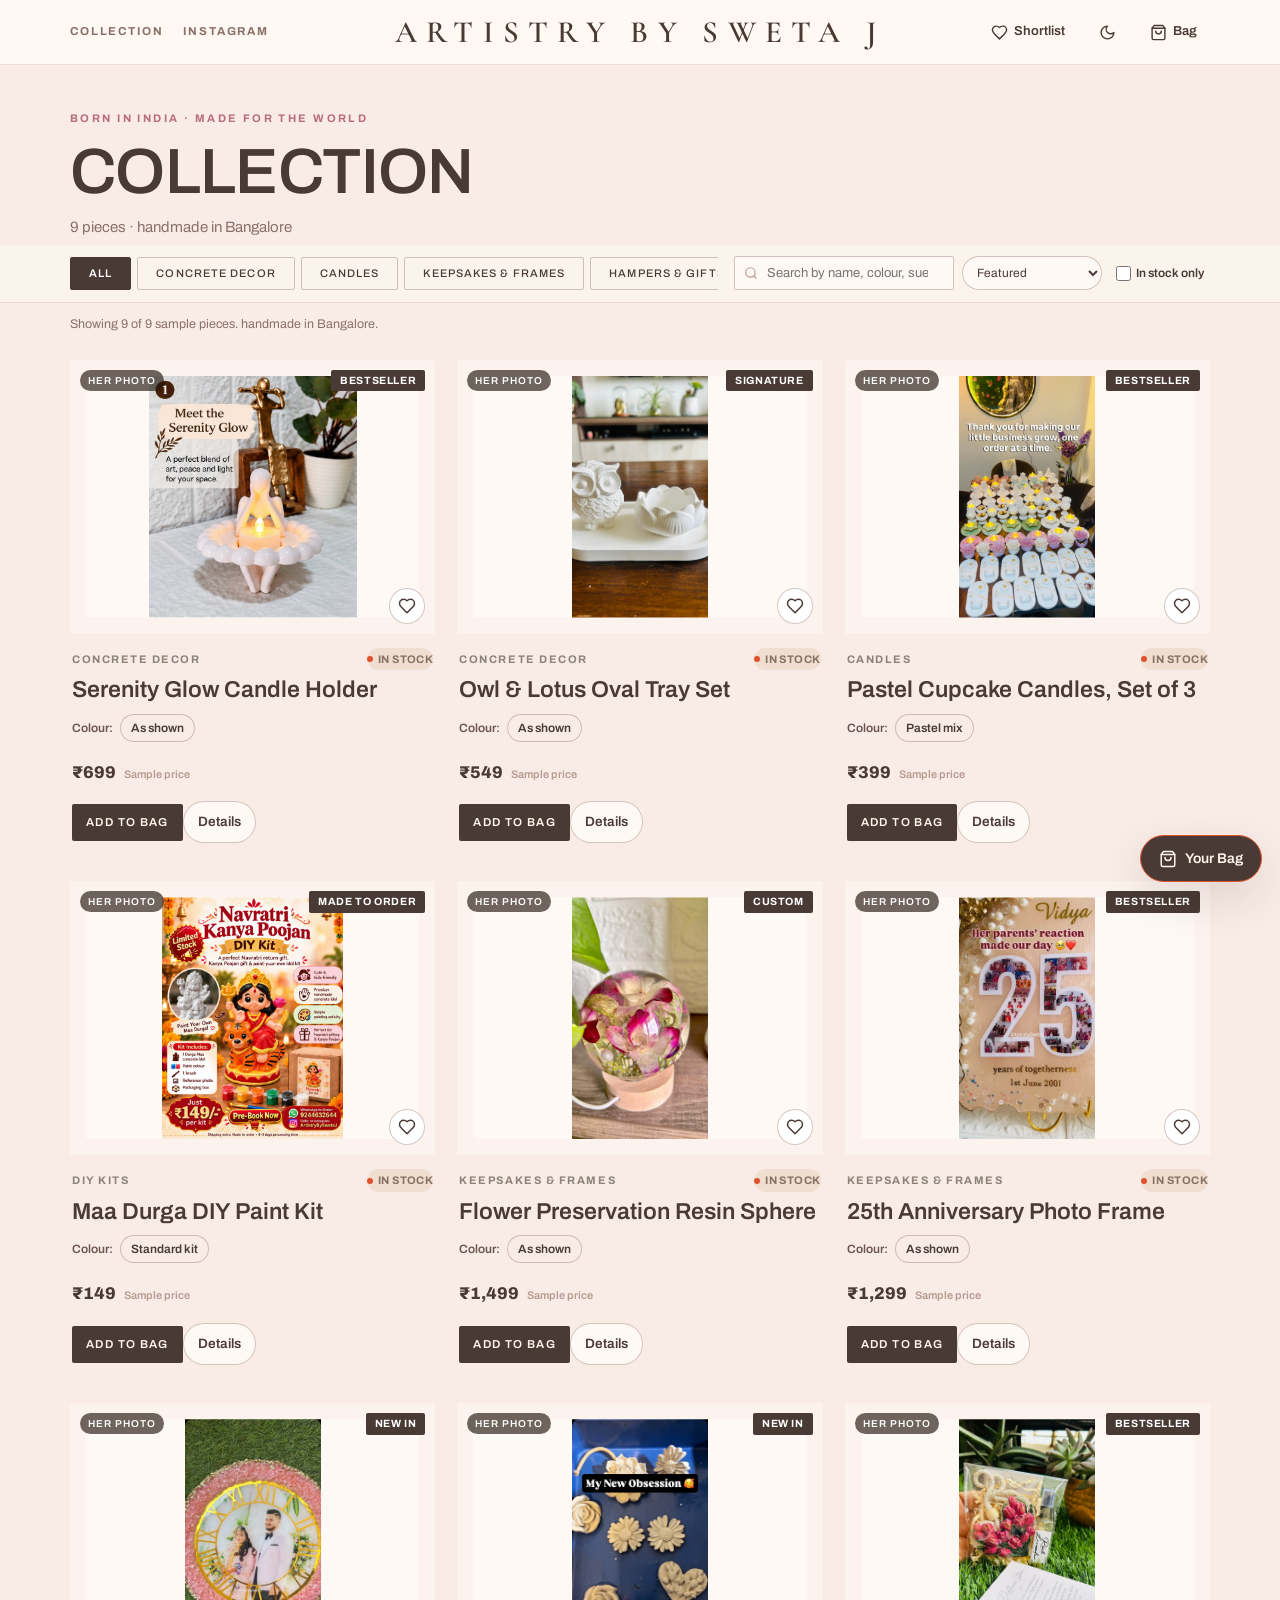
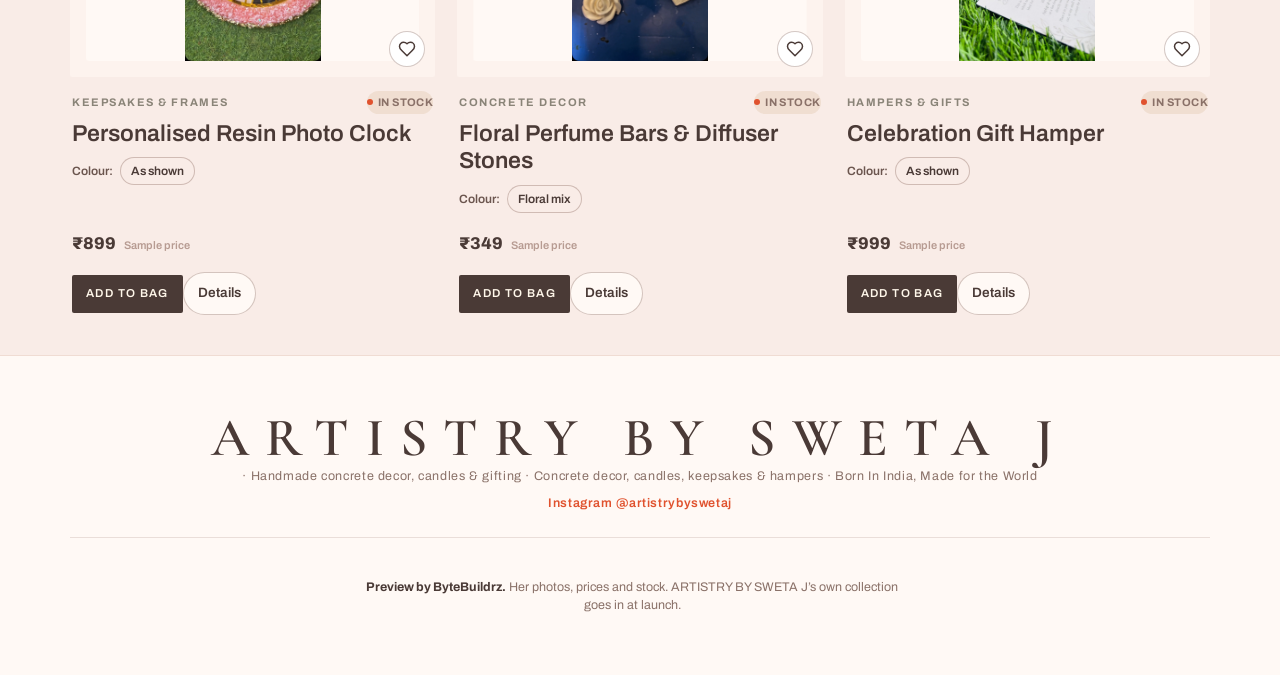
<file: shop.html>
<!doctype html>
<html lang="en" data-theme="light">
<head>
<script>(function(){try{var t=localStorage.getItem('artistry-theme');if(t!=='dark'&&t!=='light'){t='light';}document.documentElement.setAttribute('data-theme',t);}catch(e){}})();</script>

<meta charset="utf-8" />
<meta name="viewport" content="width=device-width, initial-scale=1, viewport-fit=cover" />
<meta name="color-scheme" content="light dark" />
<link rel="icon" href="data:," />
<title>Collection — ARTISTRY BY SWETA J</title>
<meta name="description" content="Explore ARTISTRY BY SWETA J's full collection of concrete decor, candles and gift hampers. Cupcake candles, concrete trays, flower preservation frames, resin clocks and gift hampers. Direct order with transparent prices." />
<link rel="preconnect" href="https://fonts.googleapis.com" />
<link rel="preconnect" href="https://fonts.gstatic.com" crossorigin />
<link href="https://fonts.googleapis.com/css2?family=Cormorant+Garamond:ital,wght@0,500;0,600;0,700;1,500;1,600;1,700&family=Archivo:wght@400;500;600;700;800&display=swap" rel="stylesheet" />
<style>
  :root {
    --bg: #FAF7F2;
    --panel: #F3ECE1;
    --panel-warm: #EFE6D8;
    --surface: #FFFFFF;
    --ink: #22160E;
    --ink-light: #3D2C1E;
    --muted: #6B5646;
    --faint: #968371;
    --line: rgba(62, 38, 20, 0.12);
    --line-strong: rgba(62, 38, 20, 0.24);
    --accent: #9E4D12;
    --accent-deep: #783808;
    --accent-hover: #833D0B;
    --accent-ink: #FFF8EE;
    --accent-soft: rgba(158, 77, 18, 0.08);
    --gold: #AD7F36;
    --gold-deep: #8E6523;
    --gold-soft: rgba(173, 127, 54, 0.12);
    --gold-border: rgba(173, 127, 54, 0.32);
    --wa: #9E4D12;
    --wa-hover: #783808;
    --wa-ink: #FFF8EE;
    --danger: #9C2B1B;
    --radius: 8px;
    --radius-lg: 14px;
    --radius-pill: 999px;
    --shadow-sm: 0 2px 8px rgba(34, 22, 14, 0.04);
    --shadow-md: 0 8px 24px rgba(34, 22, 14, 0.08);
    --shadow-lg: 0 16px 44px rgba(34, 22, 14, 0.12);
    --ease: cubic-bezier(.2,.6,.2,1);
    --dur: .2s;
  }
  
  @media (prefers-reduced-motion: reduce) {
    *, ::before, ::after {
      animation-duration: 0.01ms !important;
      transition-duration: 0.01ms !important;
    }
  }

  *, *::before, *::after { box-sizing: border-box; }
  html { scroll-behavior: smooth; }
  body {
    margin: 0;
    background: var(--bg);
    color: var(--ink);
    font-family: "Archivo", -apple-system, BlinkMacSystemFont, "Segoe UI", Roboto, sans-serif;
    line-height: 1.5;
    -webkit-font-smoothing: antialiased;
    -moz-osx-font-smoothing: grayscale;
  }
  img { max-width: 100%; height: auto; display: block; }
  button, input, select, textarea { font: inherit; color: inherit; }
  h1, h2, h3, h4 {
    font-family: "Cormorant Garamond", Georgia, serif;
    font-weight: 700;
    line-height: 1.15;
    margin: 0;
    color: var(--ink);
  }

  .wrap {
    width: min(100% - 32px, 1140px);
    margin: 0 auto;
  }
  .sr {
    position: absolute;
    width: 1px;
    height: 1px;
    padding: 0;
    margin: -1px;
    overflow: hidden;
    clip: rect(0,0,0,0);
    white-space: nowrap;
    border: 0;
  }

  /* Header */
  header.site {
    border-bottom: 1px solid var(--line);
    background: rgba(250,247,242,.95);
    backdrop-filter: blur(10px);
    position: sticky;
    top: 0;
    z-index: 40;
  }
  
  .header-in {
    display: flex;
    align-items: center;
    justify-content: space-between;
    gap: 12px;
    padding: 10px 0;
  }
  .brand { text-decoration: none; line-height: 1.1; min-width: 0; }
  .brand-name {
    display: block;
    font-family: "Cormorant Garamond", Georgia, serif;
    font-size: 24px;
    font-weight: 700;
    letter-spacing: .2em;
    color: var(--ink);
  }
  .brand-sub {
    display: block;
    font-size: 10px;
    font-weight: 600;
    letter-spacing: .16em;
    text-transform: uppercase;
    color: var(--gold);
    margin-top: 2px;
  }
  .header-nav {
    display: none;
    gap: 20px;
    font-size: 14px;
    font-weight: 500;
  }
  .header-nav a {
    text-decoration: none;
    color: var(--muted);
    min-height: 44px;
    display: inline-flex;
    align-items: center;
    transition: color var(--dur) var(--ease);
  }
  .header-nav a:hover, .header-nav a.active { color: var(--ink); }
  .header-nav a.active { font-weight: 700; }
  .header-actions {
    display: flex;
    align-items: center;
    gap: 8px;
    flex: none;
  }
  .icon-btn {
    position: relative;
    display: inline-flex;
    align-items: center;
    gap: 6px;
    background: var(--surface);
    border: 1px solid var(--line-strong);
    color: var(--ink);
    border-radius: var(--radius-pill);
    padding: 8px 12px;
    font-size: 13px;
    font-weight: 600;
    cursor: pointer;
    min-height: 40px;
    transition: background var(--dur) var(--ease), border-color var(--dur) var(--ease);
  }
  .icon-btn:hover { border-color: var(--ink); background: var(--panel); }
  .icon-btn svg { width: 17px; height: 17px; }
  .badge {
    background: var(--accent);
    color: var(--accent-ink);
    border-radius: var(--radius-pill);
    font-size: 11px;
    font-weight: 700;
    padding: 2px 7px;
    min-width: 18px;
    text-align: center;
    line-height: 1.2;
  }
  .hidden-label { display: none; }

  /* Generic Buttons */
  .btn {
    display: inline-flex;
    align-items: center;
    justify-content: center;
    gap: 8px;
    padding: 12px 22px;
    border-radius: var(--radius-pill);
    font-size: 14px;
    font-weight: 600;
    text-decoration: none;
    cursor: pointer;
    border: 1px solid transparent;
    transition: transform .12s var(--ease), background var(--dur) var(--ease), border-color var(--dur) var(--ease), box-shadow var(--dur) var(--ease);
    min-height: 44px;
  }
  .btn:active { transform: scale(.98); }
  .btn-dark {
    background: var(--ink);
    color: var(--bg);
    border-color: var(--ink);
  }
  .btn-dark:hover {
    background: var(--ink-light);
    box-shadow: var(--shadow-md);
  }
  .btn-quiet {
    background: var(--surface);
    color: var(--ink);
    border-color: var(--line-strong);
  }
  .btn-quiet:hover {
    background: var(--panel);
    border-color: var(--ink);
  }
  .btn-wa {
    background: var(--wa);
    color: var(--wa-ink);
    border-color: var(--wa);
  }
  .btn-wa:hover {
    background: var(--wa-hover);
    border-color: var(--wa-hover);
    box-shadow: var(--shadow-md);
  }

  /* Shop Intro */
  .shop-intro {
    padding: 28px 0 20px;
  }
  .shop-kicker {
    display: inline-flex;
    align-items: center;
    gap: 8px;
    font-size: 11.5px;
    font-weight: 700;
    letter-spacing: .14em;
    text-transform: uppercase;
    color: var(--gold-deep);
    margin-bottom: 8px;
  }
  .kicker-dot {
    width: 6px;
    height: 6px;
    border-radius: 50%;
    background: var(--gold);
    display: inline-block;
  }
  .shop-intro h1 {
    font-size: 32px;
    letter-spacing: -.01em;
  }
  .shop-sub {
    font-size: 15px;
    color: var(--muted);
    margin: 8px 0 0;
    max-width: 680px;
  }
  .swap-note {
    font-size: 12.5px;
    color: var(--muted);
    background: var(--panel);
    border-left: 3px solid var(--gold);
    padding: 8px 12px;
    border-radius: 0 var(--radius) var(--radius) 0;
    margin: 14px 0 0;
  }
  .swap-note strong { color: var(--ink); }

  /* Store Stats Strip */
  .store-stats {
    display: grid;
    grid-template-columns: repeat(2, 1fr);
    gap: 1px;
    background: var(--line);
    border: 1px solid var(--line);
    border-radius: var(--radius-lg);
    overflow: hidden;
    margin-top: 20px;
  }
  .store-stats div {
    background: var(--surface);
    padding: 14px 10px;
    text-align: center;
  }
  .store-stats b {
    display: block;
    font-family: "Cormorant Garamond", Georgia, serif;
    font-size: 24px;
    font-weight: 700;
    color: var(--accent);
    line-height: 1;
  }
  .store-stats span {
    display: block;
    font-size: 11.5px;
    color: var(--muted);
    margin-top: 4px;
    line-height: 1.35;
  }

  /* Sticky Filter Bar (Compact, does not double header height) */
  .sticky-filter-wrap {
    position: sticky;
    top: 52px;
    z-index: 30;
    background: rgba(250, 247, 242, 0.96);
    backdrop-filter: blur(10px);
    border-bottom: 1px solid var(--line);
    padding: 8px 0;
  }
  
  .filter-bar-inner {
    display: flex;
    flex-direction: column;
    gap: 8px;
  }
  .filter-chips {
    display: flex;
    gap: 6px;
    overflow-x: auto;
    scrollbar-width: none;
    -webkit-overflow-scrolling: touch;
    padding: 2px 0;
  }
  .filter-chips::-webkit-scrollbar { display: none; }
  .filter-chip {
    flex: none;
    border: 1px solid var(--line-strong);
    background: var(--surface);
    color: var(--ink);
    padding: 5px 12px;
    border-radius: var(--radius-pill);
    font-size: 12.5px;
    font-weight: 500;
    cursor: pointer;
    line-height: 1.2;
    transition: all var(--dur) var(--ease);
  }
  .filter-chip:hover { border-color: var(--ink); }
  .filter-chip[aria-pressed="true"] {
    background: var(--ink);
    border-color: var(--ink);
    color: var(--bg);
    font-weight: 600;
  }
  .filter-controls {
    display: flex;
    align-items: center;
    gap: 8px;
  }
  .search-wrap {
    flex: 1;
    min-width: 0;
    position: relative;
  }
  .search-input {
    width: 100%;
    height: 34px;
    padding: 0 12px 0 32px;
    font-size: 13px;
    border: 1px solid var(--line-strong);
    background: var(--surface);
    color: var(--ink);
    border-radius: var(--radius-pill);
    outline: none;
    transition: border-color var(--dur) var(--ease);
  }
  .search-input:focus { border-color: var(--accent); }
  .search-icon {
    position: absolute;
    left: 10px;
    top: 50%;
    transform: translateY(-50%);
    width: 14px;
    height: 14px;
    color: var(--faint);
    pointer-events: none;
  }
  .sort-wrap select {
    height: 34px;
    padding: 0 10px;
    font-size: 12px;
    border: 1px solid var(--line-strong);
    background: var(--surface);
    color: var(--ink);
    border-radius: var(--radius-pill);
    outline: none;
    cursor: pointer;
  }
  .stock-toggle {
    display: inline-flex;
    align-items: center;
    gap: 5px;
    font-size: 12px;
    font-weight: 600;
    color: var(--ink);
    cursor: pointer;
    user-select: none;
    white-space: nowrap;
    padding: 4px 6px;
  }
  .stock-toggle input[type="checkbox"] {
    accent-color: var(--accent);
    width: 15px;
    height: 15px;
    cursor: pointer;
    margin: 0;
  }

  .count-line {
    font-size: 12.5px;
    color: var(--muted);
    padding: 12px 0 0;
  }

  /* Grid & Improved Product Cards */
  .grid {
    display: grid;
    grid-template-columns: 1fr;
    gap: 24px;
    padding: 16px 0 40px;
  }
  .card {
    background: var(--surface);
    border: 1px solid var(--line);
    border-radius: var(--radius-lg);
    overflow: hidden;
    display: flex;
    flex-direction: column;
    box-shadow: var(--shadow-sm);
    transition: transform var(--dur) var(--ease), box-shadow var(--dur) var(--ease), border-color var(--dur) var(--ease);
  }
  .card:hover {
    transform: translateY(-4px);
    box-shadow: var(--shadow-md);
    border-color: var(--line-strong);
  }
  .card-media {
    position: relative;
    background: var(--panel);
    width: 100%;
    aspect-ratio: 4 / 3;
    overflow: hidden;
    display: flex;
    align-items: center;
    justify-content: center;
    padding: 16px;
  }
  .card-media img {
    width: 100%;
    height: 100%;
    object-fit: contain;
    background: var(--panel);
    display: block;
    transition: transform .35s ease;
  }
  .card:hover .card-media img { transform: scale(1.03); }
  .media-hit {
    position: absolute;
    inset: 0;
    background: transparent;
    border: 0;
    padding: 0;
    cursor: pointer;
    z-index: 1;
  }
  .sample-tag {
    position: absolute;
    top: 10px;
    left: 10px;
    background: rgba(34,22,14,.65);
    color: #fff;
    font-size: 10px;
    font-weight: 600;
    letter-spacing: .08em;
    text-transform: uppercase;
    padding: 3px 8px;
    border-radius: var(--radius-pill);
    pointer-events: none;
    z-index: 2;
  }
  .tag-badge {
    position: absolute;
    top: 10px;
    right: 10px;
    background: var(--gold);
    color: #fff;
    font-size: 10.5px;
    font-weight: 700;
    letter-spacing: .06em;
    text-transform: uppercase;
    padding: 3px 9px;
    border-radius: var(--radius-pill);
    z-index: 2;
  }
  .wish-heart {
    position: absolute;
    right: 10px;
    bottom: 10px;
    width: 36px;
    height: 36px;
    border-radius: 50%;
    border: 1px solid var(--line-strong);
    background: rgba(255,255,255,.94);
    backdrop-filter: blur(6px);
    color: var(--ink);
    display: grid;
    place-items: center;
    z-index: 2;
    cursor: pointer;
    transition: color var(--dur) var(--ease), border-color var(--dur) var(--ease), background var(--dur) var(--ease);
  }
  
  .wish-heart:hover { border-color: var(--accent); color: var(--accent); }
  .wish-heart.on { color: var(--danger); border-color: var(--danger); }
  .wish-heart svg { width: 18px; height: 18px; pointer-events: none; }

  .card-body {
    padding: 18px 20px 20px;
    display: flex;
    flex-direction: column;
    gap: 8px;
    flex: 1;
  }
  .card-header-meta {
    display: flex;
    justify-content: space-between;
    align-items: center;
    gap: 8px;
  }
  .card-cat {
    font-size: 11px;
    letter-spacing: .14em;
    text-transform: uppercase;
    color: var(--gold);
    font-weight: 700;
  }
  .stock-pill {
    display: inline-flex;
    align-items: center;
    gap: 5px;
    font-size: 11px;
    font-weight: 700;
    letter-spacing: .04em;
    padding: 3px 9px;
    border-radius: var(--radius-pill);
    white-space: nowrap;
  }
  .stock-pill::before {
    content: "";
    width: 6px;
    height: 6px;
    border-radius: 50%;
  }
  .stock-pill.in {
    background: rgba(173, 127, 54, 0.12);
    color: var(--gold-deep);
  }
  .stock-pill.in::before { background: var(--gold); }
  .stock-pill.low {
    background: rgba(158, 77, 18, 0.12);
    color: var(--accent-deep);
  }
  .stock-pill.low::before { background: var(--accent); }
  .stock-pill.out {
    background: rgba(150, 131, 113, 0.16);
    color: var(--muted);
  }
  .stock-pill.out::before { background: var(--faint); }

  .card-name {
    font-family: "Cormorant Garamond", Georgia, serif;
    font-size: 22px;
    font-weight: 700;
    line-height: 1.2;
    margin: 0;
    color: var(--ink);
  }
  .card-desc {
    font-size: 13.5px;
    color: var(--muted);
    margin: 0;
    line-height: 1.45;
  }
  .card-sizes {
    display: flex;
    flex-wrap: wrap;
    align-items: center;
    gap: 5px;
    font-size: 12px;
    color: var(--muted);
    margin-top: 4px;
  }
  .card-sizes-label {
    font-weight: 600;
    color: var(--ink-light);
    margin-right: 2px;
  }
  .size-chip {
    border: 1px solid var(--line-strong);
    background: var(--bg);
    color: var(--ink);
    border-radius: var(--radius-pill);
    padding: 4px 10px;
    font-size: 12px;
    font-weight: 600;
    min-height: 28px;
    cursor: pointer;
    transition: all var(--dur) var(--ease);
  }
  .size-chip:hover { border-color: var(--ink); }
  .size-chip[aria-pressed="true"] {
    background: var(--ink);
    color: var(--bg);
    border-color: var(--ink);
  }

  .price-row {
    display: flex;
    align-items: baseline;
    gap: 8px;
    margin-top: auto;
    padding-top: 12px;
    flex-wrap: wrap;
  }
  .price {
    font-family: "Archivo", sans-serif;
    font-size: 23px;
    font-weight: 800;
    font-variant-numeric: tabular-nums;
    color: var(--ink);
  }
    font-size: 13.5px;
    color: var(--faint);
    text-decoration: line-through;
  }
    font-size: 11px;
    font-weight: 700;
    color: var(--accent);
    background: var(--accent-soft);
    border: 1px solid rgba(158, 77, 18, 0.25);
    border-radius: var(--radius-pill);
    padding: 2px 7px;
  }
  .card-actions {
    display: grid;
    grid-template-columns: 1.25fr 1fr;
    gap: 8px;
    margin-top: 10px;
  }
  .btn-add {
    background: var(--wa);
    color: var(--wa-ink);
    border: 0;
    border-radius: var(--radius-pill);
    font-weight: 600;
    font-size: 13.5px;
    padding: 10px 14px;
    cursor: pointer;
    transition: background var(--dur) var(--ease);
  }
  .btn-add:hover { background: var(--wa-hover); }
  .btn-add[disabled] {
    background: var(--line-strong);
    color: var(--muted);
    cursor: not-allowed;
    opacity: 0.7;
  }
  .btn-view {
    background: var(--surface);
    color: var(--ink);
    border: 1px solid var(--line-strong);
    border-radius: var(--radius-pill);
    font-weight: 600;
    font-size: 13.5px;
    padding: 10px 14px;
    cursor: pointer;
    transition: border-color var(--dur) var(--ease), background var(--dur) var(--ease);
  }
  .btn-view:hover {
    border-color: var(--ink);
    background: var(--bg);
  }
  .card-msg {
    display: block;
    text-align: center;
    margin-top: 8px;
    font-size: 12px;
    font-weight: 600;
    color: var(--accent);
    text-decoration: underline;
    text-underline-offset: 3px;
  }

  /* Empty State */
  .shop-empty {
    text-align: center;
    padding: 56px 20px;
    background: var(--surface);
    border: 1px solid var(--line);
    border-radius: var(--radius-lg);
    margin: 20px 0 40px;
    grid-column: 1 / -1;
  }
  .empty-icon {
    display: inline-flex;
    align-items: center;
    justify-content: center;
    width: 60px;
    height: 60px;
    border-radius: 50%;
    background: var(--panel);
    color: var(--accent);
    margin-bottom: 16px;
  }
  .empty-title {
    font-family: "Cormorant Garamond", Georgia, serif;
    font-size: 24px;
    font-weight: 700;
    color: var(--ink);
    margin: 0 0 8px;
  }
  .empty-desc {
    font-size: 14px;
    color: var(--muted);
    max-width: 440px;
    margin: 0 auto 20px;
    line-height: 1.5;
  }

  /* Footer */
  footer {
    border-top: 1px solid var(--line);
    background: var(--surface);
    padding: 36px 0 60px;
    font-size: 13px;
    color: var(--muted);
  }
  .foot-grid {
    display: flex;
    flex-direction: column;
    gap: 12px;
    padding-bottom: 24px;
    border-bottom: 1px solid var(--line);
  }
  .foot-grid a { color: var(--accent); text-decoration: none; font-weight: 600; }
  .foot-grid a:hover { text-decoration: underline; }
  .credit {
    display: flex;
    flex-direction: column;
    gap: 16px;
    padding-top: 24px;
    font-size: 12.5px;
  }

  /* Floating Bag */
  .float-bag {
    position: fixed;
    right: 18px;
    bottom: 18px;
    background: var(--ink);
    color: var(--bg);
    border: 1px solid var(--line-strong);
    border-radius: var(--radius-pill);
    padding: 12px 18px;
    display: inline-flex;
    align-items: center;
    gap: 8px;
    font-size: 14px;
    font-weight: 600;
    box-shadow: var(--shadow-lg);
    cursor: pointer;
    z-index: 35;
    transition: transform var(--dur) var(--ease), opacity var(--dur) var(--ease);
  }
  .float-bag:hover { transform: translateY(-2px); }
  .float-bag svg { width: 18px; height: 18px; }

  /* Quick View Modal Sheet */
  .overlay {
    position: fixed;
    inset: 0;
    background: rgba(34,22,14,.55);
    backdrop-filter: blur(4px);
    z-index: 50;
    display: none;
    place-items: center;
    overflow-y: auto;
    padding: 16px;
  }
  .overlay.open { display: grid; }
  .sheet {
    background: var(--surface);
    border-radius: var(--radius-lg);
    border: 1px solid var(--line);
    box-shadow: var(--shadow-lg);
    width: 100%;
    max-width: 820px;
    max-height: calc(100dvh - 32px);
    overflow-y: auto;
    overflow-x: hidden;
    position: relative;
    animation: sheetIn .22s var(--ease);
  }
  @keyframes sheetIn { from { transform: scale(.96); opacity: 0; } to { transform: scale(1); opacity: 1; } }
  .sheet-grid {
    display: grid;
    grid-template-columns: 1fr;
  }
  .sheet-media {
    position: relative;
    background: var(--panel);
    aspect-ratio: 4 / 3;
    overflow: hidden;
    display: flex;
    align-items: center;
    justify-content: center;
    padding: 16px;
  }
  .sheet-media img {
    width: 100%;
    height: 100%;
    object-fit: contain;
  }
  .sheet-body {
    padding: 24px;
    display: flex;
    flex-direction: column;
    position: relative;
  }
  .sheet-close {
    position: absolute;
    top: 14px;
    right: 14px;
    width: 36px;
    height: 36px;
    border-radius: 50%;
    border: 1px solid var(--line-strong);
    background: var(--surface);
    color: var(--ink);
    font-size: 20px;
    line-height: 1;
    display: grid;
    place-items: center;
    cursor: pointer;
  }
  .sheet-close:hover { border-color: var(--ink); }
  .size-label {
    font-size: 12px;
    font-weight: 700;
    letter-spacing: .08em;
    text-transform: uppercase;
    color: var(--gold-deep);
    margin-top: 16px;
  }
  .sizes {
    display: flex;
    flex-wrap: wrap;
    gap: 8px;
    margin-top: 8px;
  }
  .size-btn {
    border: 1px solid var(--line-strong);
    background: var(--bg);
    color: var(--ink);
    border-radius: var(--radius-pill);
    padding: 6px 14px;
    font-size: 13px;
    font-weight: 600;
    cursor: pointer;
  }
  .size-btn[aria-pressed="true"] {
    background: var(--ink);
    color: var(--bg);
    border-color: var(--ink);
  }
  .qty-row {
    display: flex;
    align-items: center;
    justify-content: space-between;
    margin-top: 14px;
    padding-top: 12px;
    border-top: 1px solid var(--line);
  }
  .qty-ctrl {
    display: inline-flex;
    align-items: center;
    border: 1px solid var(--line-strong);
    border-radius: var(--radius-pill);
    overflow: hidden;
    background: var(--bg);
  }
  .qty-ctrl button {
    background: transparent;
    border: 0;
    width: 34px;
    height: 34px;
    cursor: pointer;
    font-size: 16px;
  }
  .qty-ctrl button:hover { background: var(--panel); }
  .qty-ctrl span {
    min-width: 28px;
    text-align: center;
    font-weight: 700;
    font-size: 13px;
  }
  .qty-ctrl.sm button { width: 28px; height: 28px; font-size: 14px; }
  .qty-ctrl.sm span { min-width: 22px; font-size: 12px; }
  .sheet-meta {
    margin-top: 16px;
    padding: 12px;
    background: var(--panel);
    border-radius: var(--radius);
    display: grid;
    grid-template-columns: 1fr 1fr;
    gap: 8px;
    font-size: 12px;
  }
  .sheet-meta span { color: var(--muted); display: block; }
  .sheet-meta b { color: var(--ink); }
  .sheet-actions {
    display: flex;
    flex-wrap: wrap;
    gap: 8px;
    margin-top: 18px;
  }
  .sheet-note {
    font-size: 11.5px;
    color: var(--muted);
    margin-top: 12px;
    line-height: 1.4;
  }
  .sheet-nav {
    display: flex;
    justify-content: space-between;
    margin-top: 16px;
    padding-top: 12px;
    border-top: 1px solid var(--line);
  }
  .sheet-nav button {
    background: transparent;
    border: 0;
    color: var(--accent);
    font-size: 12.5px;
    font-weight: 600;
    cursor: pointer;
    padding: 4px;
  }

  /* Cart Drawer */
  .drawer-wrap {
    position: fixed;
    inset: 0;
    z-index: 55;
    display: none;
  }
  .drawer-wrap.open { display: block; }
  .drawer-scrim {
    position: absolute;
    inset: 0;
    background: rgba(34,22,14,.5);
    backdrop-filter: blur(2px);
  }
  .drawer {
    position: absolute;
    top: 0;
    right: 0;
    bottom: 0;
    width: min(100%, 420px);
    background: var(--surface);
    box-shadow: var(--shadow-lg);
    display: flex;
    flex-direction: column;
    animation: drawerIn .25s var(--ease);
  }
  @keyframes drawerIn { from { transform: translateX(100%); } to { transform: translateX(0); } }
  .drawer-head {
    padding: 16px 20px;
    border-bottom: 1px solid var(--line);
    display: flex;
    align-items: center;
    justify-content: space-between;
  }
  .drawer-head h2 { font-size: 22px; }
  .drawer-body {
    flex: 1;
    overflow-y: auto;
    padding: 20px;
  }
  .drawer-empty {
    text-align: center;
    color: var(--muted);
    font-size: 14px;
    padding: 40px 10px;
  }
  .bag-item {
    display: grid;
    grid-template-columns: 56px 1fr;
    gap: 12px;
    padding-bottom: 14px;
    margin-bottom: 14px;
    border-bottom: 1px solid var(--line);
  }
  .bag-item img {
    width: 56px;
    height: 56px;
    object-fit: contain;
    background: var(--panel);
    border-radius: var(--radius);
  }
  .bag-item h3 { font-size: 16px; margin: 0; }
  .bi-meta { font-size: 12px; color: var(--muted); margin: 2px 0 6px; }
  .bi-row {
    display: flex;
    align-items: center;
    justify-content: space-between;
    gap: 8px;
  }
  .bi-price { font-weight: 700; font-size: 14px; }
  .bi-remove {
    background: transparent;
    border: 0;
    color: var(--muted);
    font-size: 11.5px;
    cursor: pointer;
    padding: 2px 0;
    margin-top: 4px;
    text-decoration: underline;
  }
  .drawer-totals {
    background: var(--panel);
    border-radius: var(--radius);
    padding: 14px;
    margin: 16px 0;
    display: flex;
    flex-direction: column;
    gap: 6px;
    font-size: 13px;
  }
  .drawer-totals div { display: flex; justify-content: space-between; }
  .drawer-totals .grand {
    font-size: 15px;
    font-weight: 700;
    border-top: 1px solid var(--line-strong);
    padding-top: 8px;
    margin-top: 4px;
  }
  .co-form h3 { font-size: 18px; margin-top: 16px; }
  .co-form p { font-size: 12.5px; color: var(--muted); margin: 4px 0 12px; }
  .field { margin-bottom: 12px; }
  .field label { display: block; font-size: 12px; font-weight: 600; color: var(--muted); margin-bottom: 4px; }
  .field input, .field textarea {
    width: 100%;
    border: 1px solid var(--line-strong);
    border-radius: var(--radius);
    padding: 8px 10px;
    font-size: 13.5px;
    background: var(--bg);
  }
  .field .err { display: none; color: var(--danger); font-size: 11.5px; margin-top: 3px; }
  .field.invalid input { border-color: var(--danger); }
  .field.invalid .err { display: block; }
  .drawer-foot {
    padding: 16px 20px;
    border-top: 1px solid var(--line);
    display: flex;
    flex-direction: column;
    gap: 8px;
  }
  .copy-status { font-size: 12px; color: var(--accent); margin: 0; text-align: center; }

  /* Toast */
  .toast {
    position: fixed;
    bottom: 24px;
    left: 50%;
    transform: translateX(-50%) translateY(30px);
    background: var(--ink);
    color: var(--bg);
    padding: 10px 18px;
    border-radius: var(--radius-pill);
    font-size: 13px;
    font-weight: 600;
    box-shadow: var(--shadow-lg);
    opacity: 0;
    pointer-events: none;
    transition: transform .2s var(--ease), opacity .2s var(--ease);
    z-index: 60;
  }
  .toast.show { opacity: 1; transform: translateX(-50%) translateY(0); }

  @media (max-width: 480px) {
    .overlay { padding: 10px; }
    .sheet { max-height: calc(100dvh - 20px); }
    .sheet-media { aspect-ratio: 16 / 10; }
    .sheet-body { padding: 18px 16px; }
    .sheet-actions .btn { flex: 1 1 auto; }
  }

  /* ========== MOBILE-FIRST MIN-WIDTH BREAKPOINTS ONLY ========== */
  @media (min-width: 640px) {
    .grid {
      grid-template-columns: repeat(2, 1fr);
      gap: 24px;
    }
    .store-stats {
      grid-template-columns: repeat(2, 1fr);
    }
  }

  @media (min-width: 860px) {
    .wrap { width: min(1140px, 100% - 48px); }
    .brand-name { font-size: 28px; }
    .header-nav { display: flex; }
    .hidden-label { display: inline; }
    .shop-intro h1 { font-size: 40px; }

    .store-stats {
      grid-template-columns: repeat(4, 1fr);
    }

    .sticky-filter-wrap {
      padding: 10px 0;
    }
    .filter-bar-inner {
      flex-direction: row;
      justify-content: space-between;
      align-items: center;
      gap: 16px;
    }
    .search-input { width: 220px; }

    .sheet-grid {
      grid-template-columns: 1fr 1fr;
    }
    .sheet-media {
      aspect-ratio: auto;
      min-height: 440px;
    }

    .foot-grid {
      flex-direction: row;
      justify-content: space-between;
    }
    .credit {
      flex-direction: row;
      justify-content: space-between;
      align-items: center;
    }
    .credit p { margin: 0; }
  }

  @media (min-width: 1024px) {
    .grid {
      grid-template-columns: repeat(3, 1fr);
      gap: 28px;
    }
  }
</style>
<style id="ecomarket">

/* ===== ARTISTRY BY SWETA J ECOMARKET PASS (2026-11-18): matches the client's reference ===== */
:root{--bg:#FAF5EC;--panel:#F3EADB;--panel-warm:#F6E8D2;--surface:#FFFDF8;--ink:#2B2118;--ink-light:#4A3826;--muted:#857257;--line:rgba(62,38,20,.13);--accent:#E0522E;--accent-deep:#C2431F;--accent-hover:#C2431F;--accent-ink:#FFF7EA;--accent-soft:rgba(224,82,46,.09);--gold:#E0522E;--gold-deep:#C2431F;--gold-soft:rgba(224,82,46,.1);--gold-border:rgba(224,82,46,.35);--wa:#E0522E;--wa-hover:#C2431F;--p1:#F6C390;--p2:#BCD9EA;--p3:#F4D7CE;--p4:#E3D6F2;--p5:#F6E2A6;--p6:#D9E7CF}
body{font-size:15.5px}
.wrap{max-width:1240px}
.sample-bar{background:#E0522E;color:#FFF3E2;font-size:11px;letter-spacing:.14em;text-transform:uppercase;padding:9px 0;text-align:center}
.sample-bar .wrap{display:flex;justify-content:center;gap:8px}
header.site{background:rgba(250,245,236,.94)}
.header-in{position:relative}
.brand{position:absolute;left:50%;top:50%;transform:translate(-50%,-50%);text-align:center}
.brand-name{font-family:"Cormorant Garamond",Georgia,serif;font-size:31px;font-weight:600;letter-spacing:.3em}
.brand-sub{display:none}
.header-nav a{font-size:11.5px;font-weight:700;letter-spacing:.16em;text-transform:uppercase}
@media(max-width:700px){.header-nav a:last-child{display:none}.brand-name{font-size:24px}.brand{position:static;transform:none;order:-1;flex:1 1 100%;text-align:center}.header-in{flex-wrap:wrap;justify-content:space-between}}
.btn{border-radius:999px;padding:13px 26px}
.btn-dark{background:#2B2118;border-color:#2B2118;color:#FBF5EC}
.btn-add{background:#E0522E;border-color:#E0522E;color:#FFF7EA}
.btn-add:hover{background:#C2431F;border-color:#C2431F}
section{padding:64px 0}
.intro{padding:36px 0 8px}
.hero-kicker,.shop-kicker{color:#C2431F;letter-spacing:.22em;font-size:11px;font-weight:700;text-transform:uppercase}
.intro h1{font-size:clamp(46px,8.2vw,86px);line-height:1.03;text-transform:uppercase;letter-spacing:.005em}
.intro h1 em{font-style:italic;text-transform:none;color:#E0522E}
.intro-grid{grid-template-columns:1fr;gap:30px;margin-top:28px}
@media(min-width:860px){.intro-grid{grid-template-columns:1.02fr .98fr;gap:46px;align-items:center}}
.intro-lead{font-size:17.5px;line-height:1.55;max-width:38ch;color:var(--ink-light)}
.hero-ctas{margin-top:28px}
.hero-ctas .btn-dark{background:transparent;color:var(--ink);border:1.5px solid var(--ink);transform:rotate(-2deg);font-family:"Cormorant Garamond",Georgia,serif;font-size:20px;font-weight:600;letter-spacing:.04em;padding:9px 32px}
.hero-ctas .btn-dark::after{content:" \2192"}
.collage{position:relative;display:grid;grid-template-columns:1.18fr .82fr;gap:14px;align-items:start}
.intro-photo.intro-photo{background:#E0522E;border:none;box-shadow:none;border-radius:6px;overflow:hidden;padding:12px;transform:rotate(-1.5deg)}
.intro-photo.intro-photo img{aspect-ratio:4/5;max-height:none;width:100%;height:100%;object-fit:cover;background:var(--panel);border-radius:3px}
.intro-photo figcaption{background:transparent;color:#FFE9D6;font-size:12.5px;padding:10px 2px 2px;text-align:left}
.intro-photo .linklike{color:#fff}
.hero-side{position:relative}
.hero-tile{position:relative;background:var(--p1);padding:10px;border-radius:6px;transform:rotate(2.5deg);margin-top:42px}
.hero-tile img{width:100%;aspect-ratio:3/4;object-fit:cover;border-radius:3px;display:block}
.hero-badge{position:absolute;left:-12px;bottom:72px;z-index:4;width:94px;height:94px;border-radius:50%;background:#E0522E;color:#FFF3E2;display:flex;flex-direction:column;align-items:center;justify-content:center;font-size:10.5px;letter-spacing:.1em;text-transform:uppercase;transform:rotate(-10deg);box-shadow:0 10px 24px rgba(194,67,31,.35);text-align:center;line-height:1.3}
.hero-badge b{font-size:18px;letter-spacing:0}
@media(max-width:640px){.hero-badge{width:76px;height:76px;left:-2px;bottom:66px}.hero-badge b{font-size:15px}}
.bst{width:14px;height:14px;flex:none}
.bst-collage{position:absolute;top:-18px;right:4px;width:28px;height:28px;color:#E0522E;z-index:4}
.marquee{background:#E0522E;overflow:hidden;padding:12px 0;margin-top:48px}
.mq-track{display:flex;width:max-content;animation:mqmove 28s linear infinite}
.mq-group{display:flex;align-items:center;gap:30px;padding-right:30px}
.mq-item{border:1px solid rgba(255,243,226,.7);color:#FFF3E2;border-radius:999px;padding:4px 16px;font-size:12px;font-weight:700;letter-spacing:.16em;text-transform:uppercase;white-space:nowrap}
.mq-group .bst{color:#FFD9A8}
@keyframes mqmove{to{transform:translateX(-50%)}}
@media (prefers-reduced-motion: reduce){.mq-track{animation:none}}
.sec-head{text-align:center;margin-bottom:4px}
.sec-head h2{font-size:clamp(34px,5vw,50px);text-transform:uppercase;letter-spacing:.03em}
.grid{gap:38px 22px;padding-top:26px}
.card.card{background:transparent;border:none;box-shadow:none;border-radius:0;overflow:visible}
.card-media.card-media{padding:12px;aspect-ratio:4/3;border-radius:6px;background:var(--panel)}
.card-media.card-media img{object-fit:contain;border-radius:3px}
.grid .card:nth-child(6n+1) .card-media{background:#F6C390}
.grid .card:nth-child(6n+2) .card-media{background:#BCD9EA}
.grid .card:nth-child(6n+3) .card-media{background:#F4D7CE}
.grid .card:nth-child(6n+4) .card-media{background:#E3D6F2}
.grid .card:nth-child(6n+5) .card-media{background:#F6E2A6}
.grid .card:nth-child(6n+6) .card-media{background:#D9E7CF}
@media(min-width:860px){#featured .grid{grid-template-columns:1.12fr .88fr}}
#featured .card:nth-child(1) .card-media{transform:rotate(-2.5deg)}
#featured .card:nth-child(3) .card-media{transform:rotate(2deg)}
.card-body{padding:14px 2px 0;gap:6px}
.card-name{font-size:23px}
.card-header-meta{font-size:11px;letter-spacing:.08em;text-transform:uppercase}
.price{font-size:17px}
.card-actions{margin-top:10px;gap:8px}
.sample-tag{font-size:10px;letter-spacing:.1em;text-transform:uppercase}
.follow{padding:74px 0 88px}
.follow-grid{position:relative;display:grid;grid-template-columns:repeat(4,1fr);gap:16px;align-items:start}
.f-tile{position:relative;margin:0;border-radius:6px;padding:10px}
.f-tile img{width:100%;aspect-ratio:4/5;object-fit:cover;border-radius:3px;display:block}
.f-tile.t1{background:var(--p2);transform:rotate(-3deg)}
.f-tile.t2{background:var(--p5);transform:rotate(2deg);margin-top:28px}
.f-tile.t3{background:var(--p3);transform:rotate(-2deg)}
.f-tile.t4{background:var(--p4);transform:rotate(3deg);margin-top:28px}
.follow-card{position:absolute;left:50%;top:50%;transform:translate(-50%,-50%);background:rgba(250,245,236,.9);padding:20px 32px;text-align:center;font-family:"Cormorant Garamond",Georgia,serif;font-size:27px;font-weight:600;color:var(--ink);text-decoration:none;border-radius:6px;line-height:1.15;z-index:3}
.follow-card span{display:block;font-size:21px;color:#C2431F;font-style:italic}
@media(max-width:700px){.follow-grid{grid-template-columns:repeat(2,1fr)}}
footer{border-top:1px solid var(--line);padding:52px 0 60px;text-align:center}
.foot-grid{display:flex;flex-direction:column;align-items:center;gap:8px}
.foot-grid strong{font-family:"Cormorant Garamond",Georgia,serif;font-size:54px;font-weight:600;letter-spacing:.3em;display:block;line-height:1.1}
.foot-grid span{font-size:12.5px;color:var(--muted);letter-spacing:.05em}
.credit{max-width:560px;margin:16px auto 0}
.credit p{font-size:12.5px;color:var(--muted);margin:0 auto;text-align:center}
.credit .btn{display:none}
.craft,.store-stats{display:none}
.shop-intro{padding:40px 0 6px}
.shop-intro h1{font-size:clamp(42px,6vw,64px);text-transform:uppercase}
.filter-chip{border-radius:999px;padding:9px 18px}
.filter-chip.active{background:#E0522E;color:#FFF7EA;border-color:#E0522E}
.filter-chip[aria-pressed="true"]{background:#E0522E;border-color:#E0522E;color:#FFF7EA}
.search-input,.sort-select{border-radius:999px}
.sticky-filter-wrap{background:rgba(250,245,236,.94)}
.pdp{gap:40px}
.pdp-media{background:#F6C390;padding:14px;border-radius:6px}
.pdp-media img{border-radius:3px}
.pdp .price{font-size:24px;color:#C2431F}
.crumbs{font-size:11px;letter-spacing:.14em;text-transform:uppercase}
.sheet{border-radius:18px 18px 0 0}
.float-bag{border-radius:999px;background:#E0522E;color:#FFF7EA;border-color:#E0522E}


</style>

<style id="craft">

/* ===== CRAFT PASS (2026-11-18): motion + polish layer over the EcoMarket design ===== */
:root{--ease:cubic-bezier(.22,.8,.28,1)}
::selection{background:#F3C6B4}
:focus-visible{outline:2px solid var(--coral-d);outline-offset:2px}
/* scroll reveal (elements are tagged by the craft script; no-JS keeps everything visible) */
.js .rv{opacity:0;transform:translateY(18px);transition:opacity .7s var(--ease),transform .7s var(--ease)}
.js .rv.in{opacity:1;transform:none}
.hero-copy .rv:nth-child(2){transition-delay:.07s}
.hero-copy .rv:nth-child(3){transition-delay:.14s}
.hero-copy .rv:nth-child(4){transition-delay:.21s}
.hero-copy .rv:nth-child(5){transition-delay:.28s}
/* soft coral glow behind the hero collage */
.hero-visual{position:relative;z-index:0}
.hero-visual::before{content:"";position:absolute;inset:-24px -16px auto;height:115%;background:radial-gradient(closest-side,rgba(224,82,46,.15),rgba(224,82,46,0));filter:blur(12px);z-index:-1;pointer-events:none}
/* cards: gentle lift, photo zoom inside its frame, tilted mats straighten */
.card{transition:transform .35s var(--ease)}
.card:hover{transform:translateY(-4px)}
.card-media{transition:rotate .45s var(--ease),box-shadow .45s var(--ease)}
.card:hover .card-media{rotate:0deg;box-shadow:0 20px 34px rgba(43,33,24,.16)}
.card-media img,.pdp-media img{clip-path:inset(0);transition:transform .6s var(--ease)}
.card:hover .card-media img{transform:scale(1.06)}
.pdp-media:hover img{transform:scale(1.05)}
/* buttons: shine sweep */
.btn-solid,.btn-add{position:relative;overflow:hidden}
.btn-solid::after,.btn-add::after{content:"";position:absolute;inset:0;background:linear-gradient(115deg,transparent 32%,rgba(255,255,255,.35) 50%,transparent 68%);transform:translateX(-130%);pointer-events:none}
.btn-solid:hover::after,.btn-add:hover::after{transform:translateX(130%);transition:transform .7s var(--ease)}
/* nav underline grow */
.nav a{background-image:linear-gradient(currentColor,currentColor);background-size:0% 1.5px;background-repeat:no-repeat;background-position:0 100%;transition:background-size .35s var(--ease)}
.nav a:hover{background-size:100% 1.5px}
/* chips + small controls */
.chip{transition:all .25s var(--ease)}
.chip:active{transform:scale(.96)}
.wish-btn{transition:transform .25s var(--ease),background .25s}
.wish-btn:hover{transform:scale(1.12)}
/* bag feedback */
.bag-btn.pop{animation:bagpop .45s var(--ease)}
@keyframes bagpop{30%{transform:scale(1.13)}}
.bag-toast{position:fixed;left:50%;bottom:88px;transform:translate(-50%,14px);background:var(--ink);color:#FFF7EA;padding:10px 20px;border-radius:999px;font:600 13px Archivo,sans-serif;letter-spacing:.02em;opacity:0;pointer-events:none;transition:opacity .35s var(--ease),transform .35s var(--ease);z-index:90;box-shadow:0 14px 30px rgba(43,33,24,.3)}
.bag-toast.show{opacity:1;transform:translate(-50%,0)}
@media (prefers-reduced-motion: reduce){
 .js .rv{opacity:1;transform:none;transition:none}
 .card:hover{transform:none}
 .card:hover .card-media img,.pdp-media:hover img{transform:none}
 .btn-solid:hover::after,.btn-add:hover::after{transform:none;transition:none}
}


.follow-card{background:rgba(255,249,236,.97);backdrop-filter:none}

/* Follow card: the reveal must never override its centring transform */
.js .follow-card.rv,.js .follow-card.rv.in{transform:translate(-50%,-50%) rotate(-1.5deg)}
</style>
<style id="theme">

/* ===== THEME (2026-11-18): light + dark, opens on the system theme, header toggle ===== */
:root{color-scheme:light}
[data-theme="dark"]{color-scheme:dark}


.theme-btn .ic-sun{display:none}
[data-theme="dark"] .theme-btn .ic-sun{display:block}
[data-theme="dark"] .theme-btn .ic-moon{display:none}
[data-theme="dark"]{
 --bg:#171009;--panel:#251A10;--panel2:#2E2114;--panel-warm:#2E2114;--surface:#20160D;
 --ink:#F6EBDA;--ink-light:#E9DAC2;--muted:#C9B299;--faint:#9A8567;
 --line:rgba(240,220,190,.15);--line-strong:rgba(240,220,190,.3);
 --accent:#DF9B52;--accent-deep:#C7833B;--accent-hover:#EEA960;--accent-ink:#1C1106;--accent-soft:rgba(223,155,82,.13);
 --gold:#DFB768;--gold-deep:#C49E4F;--gold-soft:rgba(223,183,104,.14);--gold-border:rgba(223,183,104,.35);
 --wa:#DF9B52;--wa-hover:#EEA960;--coral-d:#FF8A66;
}
[data-theme="dark"] body{background-color:#171009}
[data-theme="dark"] .site{background:rgba(23,16,9,.92)}
[data-theme="dark"] .sticky-filter-wrap{background:rgba(23,16,9,.92)}
[data-theme="dark"] .grid .card:nth-child(6n+1) .card-media{background:#4A3220}
[data-theme="dark"] .grid .card:nth-child(6n+2) .card-media{background:#26333D}
[data-theme="dark"] .grid .card:nth-child(6n+3) .card-media{background:#45303A}
[data-theme="dark"] .grid .card:nth-child(6n+4) .card-media{background:#37304A}
[data-theme="dark"] .grid .card:nth-child(6n+5) .card-media{background:#4A3E22}
[data-theme="dark"] .grid .card:nth-child(6n+0) .card-media{background:#2F4034}
[data-theme="dark"] .hero-tile{background:#4A3220}
[data-theme="dark"] .pdp-media{background:#4A3220}
[data-theme="dark"] .f-tile:nth-child(4n+1){background:#4A3220}
[data-theme="dark"] .f-tile:nth-child(4n+2){background:#26333D}
[data-theme="dark"] .f-tile:nth-child(4n+3){background:#45303A}
[data-theme="dark"] .f-tile:nth-child(4n+0){background:#37304A}
[data-theme="dark"] .follow-card{background:rgba(37,26,16,.97);color:#F6EBDA}
[data-theme="dark"] .bag-toast{background:#F6EBDA;color:#241A11}
[data-theme="dark"] input,[data-theme="dark"] select,[data-theme="dark"] textarea{background-color:#251A10;color:#F6EBDA;border-color:rgba(240,220,190,.25)}

</style>
<style id="global">

/* ===== GLOBAL (2026-11-19): global fashion look, per Artistry by Sweta J: Aldo / Ted Baker / Forever New / Accessorize ===== */
body{background-size:560px}
.sample-bar{background:#0E0D0B;background-image:none;color:#F2EFE9;letter-spacing:.18em}
header.site{background:rgba(255,255,255,.94);border-bottom:1px solid #E9E4D8}
.main-nav a{text-transform:uppercase;letter-spacing:.16em;font-size:11.5px;font-weight:600}
.icon-btn{border-color:transparent;background:transparent}
.icon-btn:hover{background:#F2EEE6}
.marquee{display:none}
.burst{display:none}
.hero-kicker{color:#A87B4F;letter-spacing:.24em;font-size:11px;font-weight:700}
.kicker-dot{display:none}
.hero-kicker::before{content:"";display:inline-block;width:34px;height:1px;background:#A87B4F;vertical-align:middle;margin-right:12px}
.intro h1{font-weight:500;letter-spacing:0;line-height:1.04}
.intro-lead{color:#6E675C}
.btn{border-radius:2px;text-transform:uppercase;letter-spacing:.14em;font-size:12px;font-weight:600}
.btn-dark{background:#111110;color:#FFFFFF}
.btn-dark:hover{background:#000000}
.btn-ghost{border:1px solid #111110;color:#111110;background:transparent;border-radius:2px}
.intro-photo{rotate:0deg;background:#F5F1EA;box-shadow:none;border-radius:2px;padding:0}
.intro-photo img{border-radius:2px}
.intro-photo figcaption{padding:10px 2px 0;color:#6E675C}
.hero-tile{rotate:0deg;background:#F5F1EA;background-image:none;box-shadow:none;border-radius:2px}
.hero-badge{width:auto;height:auto;min-width:0;border-radius:2px;background:#111110;color:#FFFFFF;padding:9px 13px;box-shadow:none}
.hero-badge b{font-size:13px}
.hero-badge span{font-size:9.5px;letter-spacing:.14em}
.hero-visual::before{background:radial-gradient(closest-side,rgba(168,123,79,.13),rgba(168,123,79,0))}
.sec-head h2{text-transform:none;font-weight:500;letter-spacing:0}
.grid .card:nth-child(n) .card-media{background:#F5F1EA;background-image:none;box-shadow:none;border-radius:2px;padding:16px;rotate:0deg}
.card:hover .card-media{rotate:0deg;box-shadow:0 14px 26px rgba(30,22,12,.10)}
.btn-add{background:#111110;background-image:none;border-radius:2px;text-transform:uppercase;letter-spacing:.12em;font-size:11.5px}
.btn-add:hover{background:#000000}
.filter-chip{border-radius:2px;text-transform:uppercase;letter-spacing:.1em;font-size:11px;background:transparent}
.filter-chip[aria-pressed="true"]{background:#111110;color:#FFFFFF;border-color:#111110}
.search-input,.sort-select{border-radius:2px}
.f-tile{rotate:0deg;background:#F5F1EA;background-image:none;box-shadow:none;border-radius:2px}
.follow-card{background:rgba(255,255,255,.98);border-radius:2px;box-shadow:0 10px 30px rgba(30,22,12,.12)}
.js.follow-card.rv,.js.follow-card.rv.in{transform:translate(-50%,-50%)}
footer{background:#0E0D0B;color:#B9B2A4}
footer strong{color:#F2EFE9}
footer a{color:#F2EFE9}
.foot-word{color:#F2EFE9}
.float-bag{background:#111110;background-image:none}
.pdp-media{background:#F5F1EA;background-image:none;box-shadow:none;border-radius:2px}
/* global dark: charcoal, same design after dark */
[data-theme="dark"]{--bg:#0F0F0F;--panel:#171717;--panel2:#1D1D1D;--panel-warm:#1D1D1D;--surface:#161616;--ink:#F2EFE9;--ink-light:#E4DED2;--muted:#B8B2A6;--faint:#8A8478;--line:rgba(255,255,255,.13);--line-strong:rgba(255,255,255,.3)}
[data-theme="dark"] body{background-color:#0F0F0F;background-size:520px}
[data-theme="dark"] header.site{background:rgba(15,15,15,.92);border-bottom:1px solid rgba(255,255,255,.1)}
[data-theme="dark"] .icon-btn:hover{background:#1D1D1D}
[data-theme="dark"] .btn-dark{background:#F2EFE9;color:#111110}
[data-theme="dark"] .btn-ghost{border-color:#F2EFE9;color:#F2EFE9}
[data-theme="dark"] .btn-add{background:#F2EFE9;color:#111110}
[data-theme="dark"] .btn-add:hover{background:#FFFFFF}
[data-theme="dark"] .intro-photo,[data-theme="dark"] .hero-tile,[data-theme="dark"] .pdp-media{background:#1E1C1A}
[data-theme="dark"] .grid .card:nth-child(n) .card-media{background:#1E1C1A}
[data-theme="dark"] .f-tile{background:#1E1C1A}
[data-theme="dark"] .hero-badge{background:#F2EFE9;color:#111110}
[data-theme="dark"] .filter-chip[aria-pressed="true"]{background:#F2EFE9;color:#111110;border-color:#F2EFE9}
[data-theme="dark"] .follow-card{background:rgba(23,23,23,.98);color:#F2EFE9}
[data-theme="dark"] .float-bag{background:#F2EFE9;color:#111110}
[data-theme="dark"] .sticky-filter-wrap{background:rgba(15,15,15,.92)}


/* global fixes: beat the doubled-class rules, monochrome accents */
.bst{display:none}
.intro .hero-kicker{background:transparent;border:none;box-shadow:none;padding:0;border-radius:0}
.intro h1{text-transform:none}
.intro h1 em{color:inherit}
.btn.btn-dark{background:#111110;color:#FFFFFF;border-color:#111110}
.intro-photo.intro-photo{background:#F5F1EA;background-image:none;transform:rotate(0deg);padding:10px;box-shadow:0 14px 30px rgba(30,22,12,.10);border-radius:2px}
.intro-photo.intro-photo figcaption{color:#6E675C}
.intro-photo .linklike{color:#111110}
.hero-tile.hero-tile{background:#FFFFFF;background-image:none;transform:rotate(0deg);box-shadow:0 10px 24px rgba(30,22,12,.08);border-radius:2px}
.hero-badge{transform:rotate(0deg)}
.tag-badge{background:#111110;border-radius:2px}
.card-cat{color:#8A8478}
.stock-pill{background:transparent;padding-left:0;padding-right:0;color:#6E675C}
.shop-kicker{color:#A87B4F}
[data-theme="dark"] .tag-badge{background:#F2EFE9;color:#111110}
[data-theme="dark"] .intro-photo.intro-photo{background:#1E1C1A}
[data-theme="dark"] .hero-tile.hero-tile{background:#1E1C1A}
[data-theme="dark"] .intro-photo .linklike{color:#F2EFE9}
[data-theme="dark"] .btn.btn-dark{background:#F2EFE9;color:#111110;border-color:#F2EFE9}

.f-tile:nth-child(n){background:#F5F1EA;background-image:none;rotate:0deg;transform:none;box-shadow:none}
.follow-card a{color:#111110}
[data-theme="dark"] .f-tile:nth-child(n){background:#1E1C1A}
[data-theme="dark"] .follow-card a{color:#F2EFE9}

.follow-card span{color:#A87B4F}
[data-theme="dark"] .follow-card span{color:#C9A06B}

/* ===== GLOBAL 2 (2026-11-19): brand patterns from Aldo / Ted Baker / Forever New / Accessorize ===== */
.text-link{display:inline-flex;align-items:center;font-size:12px;font-weight:600;letter-spacing:.14em;text-transform:uppercase;color:var(--ink);text-decoration:underline;text-underline-offset:5px;text-decoration-thickness:1px}
.hero-ctas{gap:22px;align-items:center}
.sec-over{display:block;font-size:11px;font-weight:700;letter-spacing:.24em;text-transform:uppercase;color:#A87B4F;margin-bottom:10px}
.cat-grid{display:grid;grid-template-columns:repeat(4,1fr);gap:18px;padding-top:26px}
.cat-tile{display:block;text-decoration:none;color:var(--ink)}
.cat-media{display:block;background:#F5F1EA;padding:12px;border-radius:2px;overflow:hidden}
.cat-media img{width:100%;aspect-ratio:4/5;object-fit:cover;display:block;border-radius:2px;transition:transform .5s var(--ease)}
.cat-tile:hover .cat-media img{transform:scale(1.04)}
.cat-label{display:block;text-align:center;margin-top:12px;font-size:12px;font-weight:600;letter-spacing:.18em;text-transform:uppercase}
@media(max-width:700px){.cat-grid{grid-template-columns:1fr 1fr;gap:14px}}
.edit-banner{background:#0E0D0B;color:#F2EFE9;margin-top:84px;padding:72px 0;text-align:center}
.edit-line{font-family:var(--font-display);font-size:clamp(30px,4.6vw,46px);font-weight:500;line-height:1.15;margin:0 auto 22px;max-width:640px}
.edit-line em{font-style:italic}
.sec-over.light{color:#C9A06B}
.text-link.light{color:#F2EFE9}
.follow-head{margin-top:64px}
footer{background:#FFFFFF;border-top:1px solid #E9E4D8;color:#6E675C}
footer strong{color:#111110}
footer a{color:#111110}
[data-theme="dark"] footer{background:#0B0B0B;border-top-color:rgba(255,255,255,.1);color:#B8B2A6}
[data-theme="dark"] footer strong{color:#F2EFE9}
[data-theme="dark"] footer a{color:#F2EFE9}
[data-theme="dark"] .cat-media{background:#1E1C1A}
[data-theme="dark"] .edit-banner{border-top:1px solid rgba(255,255,255,.12);border-bottom:1px solid rgba(255,255,255,.12)}

/* ===== PASTEL (2026-11-19): Artistry by Sweta J palette - truffle, mushroom, rose quartz, blush, linen; simple minimal type ===== */
:root{
 --bg:#F9ECE7;--panel:#FFF9F5;--panel2:#F7E3DB;--panel-warm:#F7E3DB;--surface:#FFF9F5;
 --ink:#4A3A36;--ink-light:#6B554E;--muted:#8A7168;--faint:#B79B92;
 --line:rgba(122,84,72,.16);--line-strong:rgba(122,84,72,.32);
}
body{background-color:#F9ECE7}
.sample-bar{background:#7A5C50}
header.site{background:rgba(255,249,245,.92);border-bottom:1px solid #F0DCD3}
.hero-kicker,.sec-over,.shop-kicker{color:#B76E79}
.hero-kicker::before{background:#B76E79}
.intro h1,.sec-head h2,.shop-intro h1,.pdp-info h1{font-family:"Archivo",system-ui,sans-serif;font-weight:560;letter-spacing:-.01em}
.btn.btn-dark{background:#4A3A36;border-color:#4A3A36}
.btn.btn-dark:hover{background:#382B27}
.btn-add{background:#4A3A36}
.btn-add:hover{background:#382B27}
.btn-ghost{border-color:#4A3A36;color:#4A3A36}
.hero-badge{background:#4A3A36}
.tag-badge{background:#4A3A36}
.filter-chip[aria-pressed="true"]{background:#4A3A36;border-color:#4A3A36}
.text-link{color:#4A3A36}
.intro-photo.intro-photo,.hero-tile.hero-tile,.cat-media,.pdp-media{background:#FDF3EE}
.grid .card:nth-child(n) .card-media{background:#FDF3EE}
.f-tile:nth-child(4n+1){background:#F3E2D3}
.f-tile:nth-child(4n+2){background:#F6DDD5}
.f-tile:nth-child(4n+3){background:#EFD9D2}
.f-tile:nth-child(4n+0){background:#F4E9DC}
.follow-card span{color:#B76E79}
.card .stock-pill{color:#8A7168}
.edit-banner{background:#B76E79}
.sec-over.light{color:#F6DDD5}
footer{background:#FFF9F5;border-top:1px solid #F0DCD3;color:#8A7168}
footer strong{color:#4A3A36}
footer a{color:#4A3A36}
.float-bag{background:#4A3A36}
::selection{background:#B76E79;color:#FFF9F5}
[data-theme="dark"]{--bg:#1D1512;--panel:#271C17;--panel2:#2F211B;--panel-warm:#2F211B;--surface:#241A15;--ink:#F6E9E2;--ink-light:#EAD8CF;--muted:#C4A99E;--faint:#9A7F74;--line:rgba(246,233,226,.14);--line-strong:rgba(246,233,226,.3)}
[data-theme="dark"] body{background-color:#1D1512}
[data-theme="dark"] header.site{background:rgba(29,21,18,.92);border-bottom-color:rgba(246,233,226,.1)}
[data-theme="dark"] .sample-bar{background:#120D0B}
[data-theme="dark"] footer{background:#150F0C;border-top-color:rgba(246,233,226,.1)}

.card-name{font-family:"Archivo",system-ui,sans-serif;font-weight:600;letter-spacing:0}

</style>
</head>
<body>

<header class="site">
  <div class="wrap header-in">
    <a class="brand" href="index.html" aria-label="ARTISTRY BY SWETA J, back to homepage">
      <span class="brand-name">ARTISTRY BY SWETA J</span>
      <span class="brand-sub">Concrete Decor, Candles & Gifting</span>
    </a>
    <nav class="header-nav" aria-label="Site navigation"><a href="shop.html">Collection</a><a href="https://www.instagram.com/artistrybyswetaj" target="_blank" rel="noopener">Instagram</a></nav>
    <div class="header-actions">
      <button class="icon-btn" id="wishBtn" type="button" aria-label="View shortlist">
        <svg viewBox="0 0 24 24" fill="none" stroke="currentColor" stroke-width="2" stroke-linecap="round" stroke-linejoin="round" aria-hidden="true"><path d="M19 14c1.49-1.46 3-3.21 3-5.5A5.5 5.5 0 0 0 16.5 3c-1.76 0-3 .5-4.5 2-1.5-1.5-2.74-2-4.5-2A5.5 5.5 0 0 0 2 8.5c0 2.3 1.5 4.05 3 5.5l7 7Z"/></svg>
        <span class="hidden-label">Shortlist</span>
        <span class="badge" id="wishBadge" hidden>0</span>
      </button>
      <button class="icon-btn theme-btn" id="themeBtn" type="button" aria-label="Switch light or dark theme"><svg class="ic-moon" width="18" height="18" viewBox="0 0 24 24" fill="none" stroke="currentColor" stroke-width="2" stroke-linecap="round" stroke-linejoin="round" aria-hidden="true"><path d="M12 3a6 6 0 0 0 9 9 9 9 0 1 1-9-9Z"/></svg><svg class="ic-sun" width="18" height="18" viewBox="0 0 24 24" fill="none" stroke="currentColor" stroke-width="2" stroke-linecap="round" stroke-linejoin="round" aria-hidden="true"><circle cx="12" cy="12" r="4"/><path d="M12 2v2"/><path d="M12 20v2"/><path d="m4.93 4.93 1.41 1.41"/><path d="m17.66 17.66 1.41 1.41"/><path d="M2 12h2"/><path d="M20 12h2"/><path d="m6.34 17.66-1.41 1.41"/><path d="m19.07 4.93-1.41 1.41"/></svg></button><button class="icon-btn" id="bagBtn" type="button" aria-label="Open your order bag">
        <svg viewBox="0 0 24 24" fill="none" stroke="currentColor" stroke-width="2" stroke-linecap="round" stroke-linejoin="round" aria-hidden="true"><path d="M6 2 3 6v14a2 2 0 0 0 2 2h14a2 2 0 0 0 2-2V6l-3-4Z"/><path d="M3 6h18"/><path d="M16 10a4 4 0 0 1-8 0"/></svg>
        <span>Bag</span>
        <span class="badge" id="bagBadge" hidden>0</span>
      </button>
    </div>
  </div>
</header>

<main id="top">
  <div class="wrap shop-intro">
    <div class="shop-kicker"><span class="kicker-dot"></span>Born In India &middot; Made for the World</div>
    <h1>Collection</h1>
    <p class="shop-sub">9 pieces &middot; handmade in Bangalore</p>
    
    
    
  </div>

  <div class="sticky-filter-wrap" id="stickyFilterWrap">
    <div class="wrap">
      <div class="filter-bar-inner">
        <div class="filter-chips" id="chips" role="toolbar" aria-label="Filter by category">
          <button type="button" class="filter-chip" data-cat="all" aria-pressed="true">All</button>
          <button type="button" class="filter-chip" data-cat="candles" aria-pressed="false">Candles</button>
          <button type="button" class="filter-chip" data-cat="decor" aria-pressed="false">Concrete Decor</button>
          <button type="button" class="filter-chip" data-cat="keepsakes" aria-pressed="false">Keepsakes & Frames</button>
          <button type="button" class="filter-chip" data-cat="kits" aria-pressed="false">DIY Kits</button>
          <button type="button" class="filter-chip" data-cat="hampers" aria-pressed="false">Hampers & Gifts</button>
          
        </div>
        <div class="filter-controls">
          <div class="search-wrap">
            <svg class="search-icon" viewBox="0 0 24 24" fill="none" stroke="currentColor" stroke-width="2" stroke-linecap="round" stroke-linejoin="round" aria-hidden="true"><circle cx="11" cy="11" r="8"/><path d="m21 21-4.3-4.3"/></svg>
            <label class="sr" for="search">Search pieces</label>
            <input class="search-input" id="search" type="search" placeholder="Search by name, colour, suede..." autocomplete="off" />
          </div>
          <div class="sort-wrap">
            <label class="sr" for="sort">Sort collection</label>
            <select class="sort-select" id="sort">
              <option value="featured">Featured</option>
              <option value="price-asc">Price: Low to high</option>
              <option value="price-desc">Price: High to low</option>
            </select>
          </div>
          <label class="stock-toggle" for="inStockToggle">
            <input type="checkbox" id="inStockToggle" />
            <span>In stock only</span>
          </label>
        </div>
      </div>
    </div>
  </div>

  <div class="wrap">
    <div class="count-line" id="countLine">Showing 9 of 9 sample pieces. handmade in Bangalore.</div>
    <div class="grid" id="grid">
        <article class="card" data-product-id="1">
          <div class="card-media">
            <img src="img/product-1.jpg" alt="Her photo: white seated figure holding a lit candle on a bubble-textured tray" width="800" height="600" loading="lazy" />
            <button class="media-hit" data-view="1" aria-label="View details: Serenity Glow Candle Holder"></button>
            <span class="sample-tag">Her photo</span>
            <span class="tag-badge">Bestseller</span>
            <button class="wish-heart" data-wish="1" aria-pressed="false" aria-label="Shortlist Serenity Glow Candle Holder">
              <svg viewBox="0 0 24 24" fill="none" stroke="currentColor" stroke-width="2" stroke-linecap="round" stroke-linejoin="round" aria-hidden="true"><path d="M19 14c1.49-1.46 3-3.21 3-5.5A5.5 5.5 0 0 0 16.5 3c-1.76 0-3 .5-4.5 2-1.5-1.5-2.74-2-4.5-2A5.5 5.5 0 0 0 2 8.5c0 2.3 1.5 4.05 3 5.5l7 7Z"/></svg>
            </button>
          </div>
          <div class="card-body">
            <div class="card-header-meta">
              <span class="card-cat">Concrete Decor</span>
              <span class="stock-pill in">In stock</span>
            </div>
            <h3 class="card-name">Serenity Glow Candle Holder</h3>
            
            <div class="card-sizes"> <span class="card-sizes-label">Option:</span> <button type="button" class="size-chip" data-card="1" data-size="As shown" aria-pressed="false" aria-label="Option As shown for Serenity Glow Candle Holder">As shown</button></div>
            <div class="price-row">
              <span class="price">₹699</span>
            </div>
            <div class="card-actions">
              <button class="btn-add" data-add="1" >Add to Bag</button>
              <button class="btn-view" data-view="1">Details</button>
            </div>
            
          </div>
        </article>
        <article class="card" data-product-id="2">
          <div class="card-media">
            <img src="img/product-2.jpg" alt="Her photo: white owl and lotus bowl on an oval concrete tray" width="800" height="600" loading="lazy" />
            <button class="media-hit" data-view="2" aria-label="View details: Owl & Lotus Oval Tray Set"></button>
            <span class="sample-tag">Her photo</span>
            <span class="tag-badge">Signature</span>
            <button class="wish-heart" data-wish="2" aria-pressed="false" aria-label="Shortlist Owl & Lotus Oval Tray Set">
              <svg viewBox="0 0 24 24" fill="none" stroke="currentColor" stroke-width="2" stroke-linecap="round" stroke-linejoin="round" aria-hidden="true"><path d="M19 14c1.49-1.46 3-3.21 3-5.5A5.5 5.5 0 0 0 16.5 3c-1.76 0-3 .5-4.5 2-1.5-1.5-2.74-2-4.5-2A5.5 5.5 0 0 0 2 8.5c0 2.3 1.5 4.05 3 5.5l7 7Z"/></svg>
            </button>
          </div>
          <div class="card-body">
            <div class="card-header-meta">
              <span class="card-cat">Concrete Decor</span>
              <span class="stock-pill in">In stock</span>
            </div>
            <h3 class="card-name">Owl & Lotus Oval Tray Set</h3>
            
            <div class="card-sizes"> <span class="card-sizes-label">Option:</span> <button type="button" class="size-chip" data-card="2" data-size="As shown" aria-pressed="false" aria-label="Option As shown for Owl & Lotus Oval Tray Set">As shown</button></div>
            <div class="price-row">
              <span class="price">₹549</span>
            </div>
            <div class="card-actions">
              <button class="btn-add" data-add="2" >Add to Bag</button>
              <button class="btn-view" data-view="2">Details</button>
            </div>
            
          </div>
        </article>
        <article class="card" data-product-id="3">
          <div class="card-media">
            <img src="img/product-3.jpg" alt="Her photo: pastel cupcake candles in rows with oval trays and daisies" width="800" height="600" loading="lazy" />
            <button class="media-hit" data-view="3" aria-label="View details: Pastel Cupcake Candles, Set of 3"></button>
            <span class="sample-tag">Her photo</span>
            <span class="tag-badge">Bestseller</span>
            <button class="wish-heart" data-wish="3" aria-pressed="false" aria-label="Shortlist Pastel Cupcake Candles, Set of 3">
              <svg viewBox="0 0 24 24" fill="none" stroke="currentColor" stroke-width="2" stroke-linecap="round" stroke-linejoin="round" aria-hidden="true"><path d="M19 14c1.49-1.46 3-3.21 3-5.5A5.5 5.5 0 0 0 16.5 3c-1.76 0-3 .5-4.5 2-1.5-1.5-2.74-2-4.5-2A5.5 5.5 0 0 0 2 8.5c0 2.3 1.5 4.05 3 5.5l7 7Z"/></svg>
            </button>
          </div>
          <div class="card-body">
            <div class="card-header-meta">
              <span class="card-cat">Candles</span>
              <span class="stock-pill">In stock</span>
            </div>
            <h3 class="card-name">Pastel Cupcake Candles, Set of 3</h3>
            
            <div class="card-sizes"> <span class="card-sizes-label">Option:</span> <button type="button" class="size-chip" data-card="3" data-size="Pastel mix" aria-pressed="false" aria-label="Option Pastel mix for Pastel Cupcake Candles, Set of 3">Pastel mix</button></div>
            <div class="price-row">
              <span class="price">₹399</span>
            </div>
            <div class="card-actions">
              <button class="btn-add" data-add="3" >Add to Bag</button>
              <button class="btn-view" data-view="3">Details</button>
            </div>
            
          </div>
        </article>
        <article class="card" data-product-id="4">
          <div class="card-media">
            <img src="img/product-4.jpg" alt="Her poster: Maa Durga DIY paint kit with idol, 6 colours, brush and box, Rs 149" width="800" height="600" loading="lazy" />
            <button class="media-hit" data-view="4" aria-label="View details: Maa Durga DIY Paint Kit"></button>
            <span class="sample-tag">Her photo</span>
            <span class="tag-badge">Made to Order</span>
            <button class="wish-heart" data-wish="4" aria-pressed="false" aria-label="Shortlist Maa Durga DIY Paint Kit">
              <svg viewBox="0 0 24 24" fill="none" stroke="currentColor" stroke-width="2" stroke-linecap="round" stroke-linejoin="round" aria-hidden="true"><path d="M19 14c1.49-1.46 3-3.21 3-5.5A5.5 5.5 0 0 0 16.5 3c-1.76 0-3 .5-4.5 2-1.5-1.5-2.74-2-4.5-2A5.5 5.5 0 0 0 2 8.5c0 2.3 1.5 4.05 3 5.5l7 7Z"/></svg>
            </button>
          </div>
          <div class="card-body">
            <div class="card-header-meta">
              <span class="card-cat">DIY Kits</span>
              <span class="stock-pill in">In stock</span>
            </div>
            <h3 class="card-name">Maa Durga DIY Paint Kit</h3>
            
            <div class="card-sizes"> <span class="card-sizes-label">Option:</span> <button type="button" class="size-chip" data-card="4" data-size="Standard kit" aria-pressed="false" aria-label="Option Standard kit for Maa Durga DIY Paint Kit">Standard kit</button></div>
            <div class="price-row">
              <span class="price">₹149</span>
            </div>
            <div class="card-actions">
              <button class="btn-add" data-add="4" >Add to Bag</button>
              <button class="btn-view" data-view="4">Details</button>
            </div>
            
          </div>
        </article>
        <article class="card" data-product-id="5">
          <div class="card-media">
            <img src="img/product-5.jpg" alt="Real pink orchids preserved in a resin sphere" width="800" height="600" loading="lazy" />
            <button class="media-hit" data-view="5" aria-label="View details: Flower Preservation Resin Sphere"></button>
            <span class="sample-tag">Her photo</span>
            <span class="tag-badge">Custom</span>
            <button class="wish-heart" data-wish="5" aria-pressed="false" aria-label="Shortlist Flower Preservation Resin Sphere">
              <svg viewBox="0 0 24 24" fill="none" stroke="currentColor" stroke-width="2" stroke-linecap="round" stroke-linejoin="round" aria-hidden="true"><path d="M19 14c1.49-1.46 3-3.21 3-5.5A5.5 5.5 0 0 0 16.5 3c-1.76 0-3 .5-4.5 2-1.5-1.5-2.74-2-4.5-2A5.5 5.5 0 0 0 2 8.5c0 2.3 1.5 4.05 3 5.5l7 7Z"/></svg>
            </button>
          </div>
          <div class="card-body">
            <div class="card-header-meta">
              <span class="card-cat">Keepsakes & Frames</span>
              <span class="stock-pill in">In stock</span>
            </div>
            <h3 class="card-name">Flower Preservation Resin Sphere</h3>
            
            <div class="card-sizes"> <span class="card-sizes-label">Option:</span> <button type="button" class="size-chip" data-card="5" data-size="As shown" aria-pressed="false" aria-label="Option As shown for Flower Preservation Resin Sphere">As shown</button></div>
            <div class="price-row">
              <span class="price">₹1,499</span>
            </div>
            <div class="card-actions">
              <button class="btn-add" data-add="5" >Add to Bag</button>
              <button class="btn-view" data-view="5">Details</button>
            </div>
            
          </div>
        </article>
        <article class="card" data-product-id="6">
          <div class="card-media">
            <img src="img/product-6.jpg" alt="Her photo: large 25 photo-collage frame with pearls and gold accents" width="800" height="600" loading="lazy" />
            <button class="media-hit" data-view="6" aria-label="View details: 25th Anniversary Photo Frame"></button>
            <span class="sample-tag">Her photo</span>
            <span class="tag-badge">Bestseller</span>
            <button class="wish-heart" data-wish="6" aria-pressed="false" aria-label="Shortlist 25th Anniversary Photo Frame">
              <svg viewBox="0 0 24 24" fill="none" stroke="currentColor" stroke-width="2" stroke-linecap="round" stroke-linejoin="round" aria-hidden="true"><path d="M19 14c1.49-1.46 3-3.21 3-5.5A5.5 5.5 0 0 0 16.5 3c-1.76 0-3 .5-4.5 2-1.5-1.5-2.74-2-4.5-2A5.5 5.5 0 0 0 2 8.5c0 2.3 1.5 4.05 3 5.5l7 7Z"/></svg>
            </button>
          </div>
          <div class="card-body">
            <div class="card-header-meta">
              <span class="card-cat">Keepsakes & Frames</span>
              <span class="stock-pill out">Sold out</span>
            </div>
            <h3 class="card-name">25th Anniversary Photo Frame</h3>
            
            <div class="card-sizes"> <span class="card-sizes-label">Option:</span> <button type="button" class="size-chip" data-card="6" data-size="As shown" aria-pressed="false" aria-label="Option As shown for 25th Anniversary Photo Frame">As shown</button></div>
            <div class="price-row">
              <span class="price">₹1,299</span>
            </div>
            <div class="card-actions">
              <button class="btn-add" data-add="6" disabled>Sold Out</button>
              <button class="btn-view" data-view="6">Details</button>
            </div>
            
          </div>
        </article>
        <article class="card" data-product-id="7">
          <div class="card-media">
            <img src="img/product-7.jpg" alt="Her photo: pink resin clock with a couple's photo and gold Roman numerals" width="800" height="600" loading="lazy" />
            <button class="media-hit" data-view="7" aria-label="View details: Personalised Resin Photo Clock"></button>
            <span class="sample-tag">Her photo</span>
            <span class="tag-badge">New In</span>
            <button class="wish-heart" data-wish="7" aria-pressed="false" aria-label="Shortlist Personalised Resin Photo Clock">
              <svg viewBox="0 0 24 24" fill="none" stroke="currentColor" stroke-width="2" stroke-linecap="round" stroke-linejoin="round" aria-hidden="true"><path d="M19 14c1.49-1.46 3-3.21 3-5.5A5.5 5.5 0 0 0 16.5 3c-1.76 0-3 .5-4.5 2-1.5-1.5-2.74-2-4.5-2A5.5 5.5 0 0 0 2 8.5c0 2.3 1.5 4.05 3 5.5l7 7Z"/></svg>
            </button>
          </div>
          <div class="card-body">
            <div class="card-header-meta">
              <span class="card-cat">Keepsakes & Frames</span>
              <span class="stock-pill in">In stock</span>
            </div>
            <h3 class="card-name">Personalised Resin Photo Clock</h3>
            
            <div class="card-sizes"> <span class="card-sizes-label">Option:</span> <button type="button" class="size-chip" data-card="7" data-size="As shown" aria-pressed="false" aria-label="Option As shown for Personalised Resin Photo Clock">As shown</button></div>
            <div class="price-row">
              <span class="price">₹899</span>
            </div>
            <div class="card-actions">
              <button class="btn-add" data-add="7" >Add to Bag</button>
              <button class="btn-view" data-view="7">Details</button>
            </div>
            
          </div>
        </article>
        <article class="card" data-product-id="8">
          <div class="card-media">
            <img src="img/product-8.jpg" alt="White concrete daisies, roses and hearts, perfume bars" width="800" height="600" loading="lazy" />
            <button class="media-hit" data-view="8" aria-label="View details: Floral Perfume Bars & Diffuser Stones"></button>
            <span class="sample-tag">Her photo</span>
            <span class="tag-badge">New In</span>
            <button class="wish-heart" data-wish="8" aria-pressed="false" aria-label="Shortlist Floral Perfume Bars & Diffuser Stones">
              <svg viewBox="0 0 24 24" fill="none" stroke="currentColor" stroke-width="2" stroke-linecap="round" stroke-linejoin="round" aria-hidden="true"><path d="M19 14c1.49-1.46 3-3.21 3-5.5A5.5 5.5 0 0 0 16.5 3c-1.76 0-3 .5-4.5 2-1.5-1.5-2.74-2-4.5-2A5.5 5.5 0 0 0 2 8.5c0 2.3 1.5 4.05 3 5.5l7 7Z"/></svg>
            </button>
          </div>
          <div class="card-body">
            <div class="card-header-meta">
              <span class="card-cat">Concrete Decor</span>
              <span class="stock-pill in">In stock</span>
            </div>
            <h3 class="card-name">Floral Perfume Bars & Diffuser Stones</h3>
            
            <div class="card-sizes"> <span class="card-sizes-label">Option:</span> <button type="button" class="size-chip" data-card="8" data-size="Floral mix" aria-pressed="false" aria-label="Option Floral mix for Floral Perfume Bars & Diffuser Stones">Floral mix</button></div>
            <div class="price-row">
              <span class="price">₹349</span>
            </div>
            <div class="card-actions">
              <button class="btn-add" data-add="8" >Add to Bag</button>
              <button class="btn-view" data-view="8">Details</button>
            </div>
            
          </div>
        </article>
        <article class="card" data-product-id="9">
          <div class="card-media">
            <img src="img/product-9.jpg" alt="Her photo: gift hamper bag with red roses, rose spray and diffuser stones" width="800" height="600" loading="lazy" />
            <button class="media-hit" data-view="9" aria-label="View details: Celebration Gift Hamper"></button>
            <span class="sample-tag">Her photo</span>
            <span class="tag-badge">Bestseller</span>
            <button class="wish-heart" data-wish="9" aria-pressed="false" aria-label="Shortlist Celebration Gift Hamper">
              <svg viewBox="0 0 24 24" fill="none" stroke="currentColor" stroke-width="2" stroke-linecap="round" stroke-linejoin="round" aria-hidden="true"><path d="M19 14c1.49-1.46 3-3.21 3-5.5A5.5 5.5 0 0 0 16.5 3c-1.76 0-3 .5-4.5 2-1.5-1.5-2.74-2-4.5-2A5.5 5.5 0 0 0 2 8.5c0 2.3 1.5 4.05 3 5.5l7 7Z"/></svg>
            </button>
          </div>
          <div class="card-body">
            <div class="card-header-meta">
              <span class="card-cat">Hampers & Gifts</span>
              <span class="stock-pill">In stock</span>
            </div>
            <h3 class="card-name">Celebration Gift Hamper</h3>
            
            <div class="card-sizes"> <span class="card-sizes-label">Option:</span> <button type="button" class="size-chip" data-card="9" data-size="As shown" aria-pressed="false" aria-label="Option As shown for Celebration Gift Hamper">As shown</button></div>
            <div class="price-row">
              <span class="price">₹999</span>
            </div>
            <div class="card-actions">
              <button class="btn-add" data-add="9" >Add to Bag</button>
              <button class="btn-view" data-view="9">Details</button>
            </div>
            
          </div>
        </article>
    </div>
  </div>
</main>

<footer>
  <div class="wrap">
    <div class="foot-grid">
      <span><strong style="color:var(--ink)">ARTISTRY BY SWETA J</strong> &middot; Handmade concrete decor, candles & gifting &middot; Concrete decor, candles, keepsakes &amp; hampers &middot; Born In India, Made for the World</span>
      <span><a href="https://www.instagram.com/artistrybyswetaj?exln=aGFrZ3hnNjdxdTh3" target="_blank" rel="noopener">Instagram @artistrybyswetaj</a></span>
    </div>
    <div class="credit">
      <p><strong>Preview by ByteBuildrz.</strong> Her photos, prices and stock. ARTISTRY BY SWETA J&rsquo;s own collection goes in at launch.</p>
      <div>
        <a class="btn btn-quiet" href="index.html">Back to home</a>
      </div>
    </div>
  </div>
</footer>

<button class="float-bag" id="floatBag" type="button" aria-label="Open your order bag">
  <svg viewBox="0 0 24 24" fill="none" stroke="currentColor" stroke-width="2" stroke-linecap="round" stroke-linejoin="round" aria-hidden="true"><path d="M6 2 3 6v14a2 2 0 0 0 2 2h14a2 2 0 0 0 2-2V6l-3-4Z"/><path d="M3 6h18"/><path d="M16 10a4 4 0 0 1-8 0"/></svg>
  <span>Your Bag</span>
  <span class="badge" id="floatBadge" hidden>0</span>
</button>

<div class="overlay" id="overlay" role="dialog" aria-modal="true" aria-labelledby="sheetName">
  <div class="sheet">
    <div class="sheet-grid">
      <div class="sheet-media">
        <img id="sheetImg" src="img/product-1.jpg" alt="Selected piece, her photo" width="800" height="600" loading="eager" />
        <span class="sample-tag">Her photo</span>
      </div>
      <div class="sheet-body">
        <button class="sheet-close" id="sheetClose" aria-label="Close details">&times;</button>
        <div class="card-cat" id="sheetCat"></div>
        <h2 id="sheetName"></h2>
        <p class="card-desc" id="sheetDesc" style="margin-top:6px"></p>
        <div class="price-row" style="margin-top:14px">
          <span class="price" id="sheetPrice" style="font-size:24px"></span>
        </div>
        <div style="margin-top:8px">
          <span class="stock-pill in" id="sheetStock">In stock</span>
        </div>
        <div class="size-label">Select colour</div>
        <div class="sizes" id="sheetSizes"></div>
        <div class="qty-row">
          <span style="font-size:13.5px;color:var(--muted)">Quantity</span>
          <span class="qty-ctrl">
            <button type="button" id="qtyMinus" aria-label="Decrease quantity">&minus;</button>
            <span id="qtyVal">1</span>
            <button type="button" id="qtyPlus" aria-label="Increase quantity">+</button>
          </span>
        </div>
        <div class="sheet-meta">
          <div><span>Material</span><b id="sheetFabric"></b></div>
          <div><span>Includes</span><b id="sheetSet"></b></div>
          <div><span>Material</span><b>handmade in Bangalore</b></div>
          <div><span>Ordering</span><b>Add to bag, send one message</b></div>
        </div>
        <div class="sheet-actions">
          <button class="btn btn-wa" id="sheetAdd" type="button" style="flex:1">Add to Bag</button>
          <button class="btn btn-quiet" id="sheetWish" type="button">Shortlist</button>
          <button class="btn btn-quiet" id="sheetBack" type="button">Back to shop</button>
          <a class="btn btn-quiet" id="sheetPage" href="product.html">Full details</a>
        </div>
        <p class="sheet-note">Ordering is by WhatsApp only: Copy Order copies every piece, colour and the total, ready to paste and send to @artistrybyswetaj.</p>
        <div class="sheet-nav">
          <button type="button" id="sheetPrev">&larr; Previous piece</button>
          <button type="button" id="sheetNext">Next piece &rarr;</button>
        </div>
      </div>
    </div>
  </div>
</div>

<div class="drawer-wrap" id="drawerWrap" aria-hidden="true">
  <div class="drawer-scrim" id="drawerScrim"></div>
  <aside class="drawer" role="dialog" aria-modal="true" aria-labelledby="drawerTitle">
    <div class="drawer-head">
      <h2 id="drawerTitle">Your Bag</h2>
      <button class="sheet-close" id="drawerClose" aria-label="Close bag" style="float:none">&times;</button>
    </div>
    <div class="drawer-body">
      <div id="bagItems"></div>
      <div id="bagTotals" class="drawer-totals"></div>
      <form class="co-form" id="coForm" novalidate>
        <h3>Your details</h3>
        <p>Added to the order message so ARTISTRY BY SWETA J knows who is ordering and where to deliver.</p>
        <div class="field" id="fName">
          <label for="coName">Your name</label>
          <input id="coName" type="text" autocomplete="name" placeholder="e.g. Priya Sharma" />
          <p class="err">Please add your name.</p>
        </div>
        <div class="field" id="fPhone">
          <label for="coPhone">Phone (optional)</label>
          <input id="coPhone" type="tel" autocomplete="tel" placeholder="10-digit mobile number" />
          <p class="err">That phone number looks incomplete.</p>
        </div>
        <div class="field" id="fCity">
          <label for="coCity">City</label>
          <input id="coCity" type="text" autocomplete="address-level2" placeholder="e.g. Delhi" />
          <p class="err">Please add your city for delivery.</p>
        </div>
        <div class="field" id="fPin">
          <label for="coPin">Pincode</label>
          <input id="coPin" type="text" inputmode="numeric" autocomplete="postal-code" placeholder="e.g. 110001" maxlength="6" />
          <p class="err">Please add a valid 6-digit pincode.</p>
        </div>
        <div class="field">
          <label for="coNote">Note for ARTISTRY BY SWETA J (optional)</label>
          <textarea id="coNote" rows="2" placeholder="Anything ARTISTRY BY SWETA J should know about this order"></textarea>
        </div>
      </form>
      <div id="orderConfirm" hidden>
        <h3 style="font-size:20px;margin-top:16px">Order ready &mdash; one step left</h3>
        <p style="font-size:13.5px;color:var(--muted)">Your order text is copied and Instagram has opened in a new tab. Paste the order into your DM with ARTISTRY BY SWETA J (@artistrybyswetaj) and press send. Nothing is ordered until you send that message &mdash; ARTISTRY BY SWETA J confirms stock and payment in the chat.</p>
        <p style="font-size:14px">Order ID: <b id="ocId"></b></p>
        <div id="ocSummary" class="drawer-totals"></div>
        <div style="display:flex;gap:8px;flex-wrap:wrap;margin-top:12px">
          <button class="btn btn-dark" id="ocDone" type="button">Done</button>
          <button class="btn btn-quiet" id="ocCopyAgain" type="button">Copy order again</button>
        </div>
      </div>

    </div>
    <div class="drawer-foot">
      <p class="copy-status" id="copyStatus" aria-live="polite"></p>
      <button class="btn btn-wa" id="sendOrder" type="button">Copy Order &amp; Open Instagram</button>
      <button class="btn btn-quiet" id="clearBag" type="button">Clear bag</button>
      <p class="sheet-note" style="text-align:center;margin:0">The order is copied as text: paste it into your WhatsApp with ARTISTRY BY SWETA J (@artistrybyswetaj) and send. ARTISTRY BY SWETA J confirms stock and payment in that chat.</p>
    </div>
  </aside>
</div>

<div class="toast" id="toast" role="status" aria-live="polite"></div>

<script src="store.js"></script>
<script>

var IG = "https://wa.me/919244632644";
var BUILTIN_PRODUCTS = [{"id": 1, "name": "Serenity Glow Candle Holder", "cat": "decor", "catLabel": "Concrete Decor", "tag": "Bestseller", "isNew": false, "alt": "Her photo: white seated figure holding a lit candle on a bubble-textured tray", "desc": "Her own words: a perfect blend of art, peace and light for your space. A white abstract figure holding a lit candle, on a bubble-textured concrete tray.", "fabric": "Handmade concrete", "set": "Candle holder on bubble tray", "sizes": ["As shown"], "price": 699, "stock": 5, "img": "img/product-1.jpg"}, {"id": 2, "name": "Owl & Lotus Oval Tray Set", "cat": "decor", "catLabel": "Concrete Decor", "tag": "Signature", "isNew": false, "alt": "Her photo: white owl and lotus bowl on an oval concrete tray", "desc": "A white owl and a lotus bowl on her oval concrete tray, the tray shape she makes in bulk for return gifts and hampers.", "fabric": "Handmade concrete", "set": "Owl, lotus bowl and oval tray", "sizes": ["As shown"], "price": 549, "stock": 8, "img": "img/product-2.jpg"}, {"id": 3, "name": "Pastel Cupcake Candles, Set of 3", "cat": "candles", "catLabel": "Candles", "tag": "Bestseller", "isNew": false, "alt": "Her photo: pastel cupcake candles in rows with oval trays and daisies", "desc": "Hand-poured cupcake candles in pastel shades, made in rows for gifting and return gifts. Sold as a set of 3.", "fabric": "Hand-poured wax", "set": "Set of 3 candles", "sizes": ["Pastel mix"], "price": 399, "stock": 10, "img": "img/product-3.jpg"}, {"id": 4, "name": "Maa Durga DIY Paint Kit", "cat": "kits", "catLabel": "DIY Kits", "tag": "Made to Order", "isNew": false, "alt": "Her poster: Maa Durga DIY paint kit with idol, 6 colours, brush and box, Rs 149", "desc": "Her Navratri kit at her own price: Durga idol, 6 colours, brush and reference photo in a gift box. Made to order in 4 to 5 days, shipping extra.", "fabric": "Idol, paints and brush", "set": "Idol, 6 colours, brush, reference photo, box", "sizes": ["Standard kit"], "price": 149, "stock": 12, "img": "img/product-4.jpg"}, {"id": 5, "name": "Flower Preservation Resin Sphere", "cat": "keepsakes", "catLabel": "Keepsakes & Frames", "tag": "Custom", "isNew": false, "alt": "Her photo: real pink orchids preserved in a resin sphere on a wooden light base", "desc": "Your wedding or special-day flowers, preserved in clear resin so they stay exactly as they were. This one holds real pink orchids in a sphere on a wooden light base.", "fabric": "Resin, real preserved flowers", "set": "Sphere on wooden light base", "sizes": ["As shown"], "price": 1499, "stock": 3, "img": "img/product-5.jpg"}, {"id": 6, "name": "25th Anniversary Photo Frame", "cat": "keepsakes", "catLabel": "Keepsakes & Frames", "tag": "Bestseller", "isNew": false, "alt": "Her photo: large 25 photo-collage frame with pearls and gold accents", "desc": "Made for a couple's 25th anniversary: a large 25 filled with family photos, pearls and gold. Made around your photos and your milestone.", "fabric": "Resin, custom photo print", "set": "Frame with your photos", "sizes": ["As shown"], "price": 1299, "stock": 4, "img": "img/product-6.jpg"}, {"id": 7, "name": "Personalised Resin Photo Clock", "cat": "keepsakes", "catLabel": "Keepsakes & Frames", "tag": "New In", "isNew": true, "alt": "Her photo: pink resin clock with a couple's photo and gold Roman numerals", "desc": "A clock made around your photo: pink resin, gold Roman numerals, your picture in the middle.", "fabric": "Resin, custom photo print", "set": "Clock with your photo", "sizes": ["As shown"], "price": 899, "stock": 4, "img": "img/product-7.jpg"}, {"id": 8, "name": "Floral Perfume Bars & Diffuser Stones", "cat": "decor", "catLabel": "Concrete Decor", "tag": "New In", "isNew": true, "alt": "Her photo: white concrete daisies, roses and hearts in a blue tray", "desc": "Perfume bars and diffuser stones shaped as daisies, roses and hearts, for drawers, wardrobes and corners that should smell like flowers.", "fabric": "Wax, floral fragrance", "set": "Set of bars and stones", "sizes": ["Floral mix"], "price": 349, "stock": 9, "img": "img/product-8.jpg"}, {"id": 9, "name": "Celebration Gift Hamper", "cat": "hampers", "catLabel": "Hampers & Gifts", "tag": "Bestseller", "isNew": false, "alt": "Her photo: gift hamper bag with red roses, rose spray and diffuser stones", "desc": "A ready-to-gift hamper bag with red roses and her handmade pieces inside. The gift she is most asked for, for birthdays, anniversaries and festive gifting.", "fabric": "Handmade pieces, fresh roses", "set": "Hamper bag, ready to gift", "sizes": ["As shown"], "price": 999, "stock": 6, "img": "img/product-9.jpg"}];

/* ---------- Shared store (LeoraStore) + bag/wishlist persistence ---------- */
var STORE_SETTINGS = null;
var STORE_STATE = null;
function builtinById(id){ for (var i=0;i<BUILTIN_PRODUCTS.length;i++){ if (BUILTIN_PRODUCTS[i].id===id) return BUILTIN_PRODUCTS[i]; } return null; }
function normProduct(sp, bp){
  var colours = (sp.colours && sp.colours.length) ? sp.colours : ((sp.sizes && sp.sizes.length) ? sp.sizes : (bp ? bp.sizes : []));
  var material = sp.material || sp.fabric || (bp ? bp.fabric : "");
  var img = (typeof sp.img === "string" && sp.img.indexOf("data:") === 0) ? sp.img : (bp ? bp.img : "");
  return { id: sp.id, name: sp.name, cat: sp.cat, catLabel: sp.catLabel, tag: sp.tag || "", isNew: !!sp.isNew,
    alt: sp.alt || (bp ? bp.alt : ""), desc: sp.desc || "", material: material, fabric: material,
    set: sp.set || (bp ? bp.set : ""), price: sp.price, mrp: (sp.mrp == null ? null : sp.mrp), img: img,
    colours: colours, sizes: colours, stock: (typeof sp.stock === "number" ? sp.stock : 0), visible: sp.visible !== false };
}
function resolveCatalog(){
  if (window.LeoraStore) {
    try {
      var st = window.LeoraStore.load();
      if (st && st.products && st.products.length) {
        STORE_STATE = st; STORE_SETTINGS = st.settings || null;
        var out = [];
        for (var i=0;i<st.products.length;i++){ var np = normProduct(st.products[i], builtinById(st.products[i].id)); if (np.visible) out.push(np); }
        if (out.length) return out;
      }
    } catch (e) {}
  }
  return BUILTIN_PRODUCTS.map(function(bp){ return normProduct({ id: bp.id, name: bp.name, cat: bp.cat, catLabel: bp.catLabel, tag: bp.tag, isNew: bp.isNew, alt: bp.alt, desc: bp.desc, material: bp.fabric, set: bp.set, price: bp.price, mrp: null, img: null, colours: bp.sizes, stock: bp.stock, visible: true }, bp); });
}
var PRODUCTS = resolveCatalog();
var BAG_KEY = "leo_bag_v1";
var WISH_KEY = "leo_wish_v1";
function savePersist(){
  try {
    window.localStorage.setItem(BAG_KEY, JSON.stringify(state.bag));
    var ids = []; for (var k in state.wish){ if (state.wish[k]) ids.push(parseInt(k,10)); }
    window.localStorage.setItem(WISH_KEY, JSON.stringify(ids));
  } catch (e) {}
}
function loadPersist(){
  try {
    var rawBag = window.localStorage.getItem(BAG_KEY);
    if (rawBag) {
      var arr = JSON.parse(rawBag) || [];
      var clean = [];
      for (var i=0;i<arr.length;i++){
        var it = arr[i]; var p = byId(it.id);
        if (!p || p.stock <= 0) continue;
        var colour = (p.sizes.indexOf(it.colour) !== -1) ? it.colour : p.sizes[0];
        var qty = Math.max(1, Math.min(parseInt(it.qty,10) || 1, p.stock));
        var dup = null;
        for (var j=0;j<clean.length;j++){ if (clean[j].id===p.id && clean[j].colour===colour) dup = clean[j]; }
        if (dup) dup.qty = Math.min(dup.qty + qty, p.stock); else clean.push({ id: p.id, colour: colour, qty: qty });
      }
      state.bag = clean;
    }
    var rawWish = window.localStorage.getItem(WISH_KEY);
    if (rawWish) {
      var w = JSON.parse(rawWish) || [];
      state.wish = {};
      for (var m=0;m<w.length;m++){ if (byId(w[m])) state.wish[w[m]] = true; }
    }
  } catch (e) {}
}
function nextOrderId(){
  if (window.LeoraStore) {
    try {
      var st = window.LeoraStore.load();
      var n = parseInt(st.nextOrderNum, 10);
      if (!n || n < 1) n = 100001;
      var id = "LEO-" + ("000000" + n).slice(-6);
      st.nextOrderNum = n + 1;
      STORE_STATE = st;
      if (window.LeoraStore.save) window.LeoraStore.save(st);
      return id;
    } catch (e) {}
  }
  return "LEO-" + (100000 + Math.floor(Math.random()*900000));
}
function recordOrder(id, text, total){
  if (!window.LeoraStore) return;
  try {
    var st = window.LeoraStore.load();
    if (st && st.orders && typeof st.orders.push === "function") {
      var itemStr = "";
      try { itemStr = state.bag.map(function(bi){ var bp = byId(bi.id); return (bp ? bp.name : "Piece " + bi.id) + " — " + bi.colour + " × " + bi.qty; }).join(" · "); } catch (e2) {}
      st.orders.push({ id: id, ref: "Site order " + id, item: itemStr, text: text, total: total, status: 0 });
      if (window.LeoraStore.save) window.LeoraStore.save(st);
    }
  } catch (e) {}
}
function showOrderConfirm(orderId){
  var oc = document.getElementById("orderConfirm"); if (!oc) return;
  var t = bagTotals();
  document.getElementById("ocId").textContent = orderId;
  var rows = "";
  for (var i=0;i<state.bag.length;i++){ var p = byId(state.bag[i].id); if (p) rows += "<div><span>" + p.name + " \u00b7 " + state.bag[i].colour + " \u00d7 " + state.bag[i].qty + "</span><b>" + inr(p.price*state.bag[i].qty) + "</b></div>"; }
  document.getElementById("ocSummary").innerHTML = rows + '<div class="grand"><span>Total</span><b>' + inr(t.sub) + "</b></div>";
  var cf = document.getElementById("coForm"); if (cf) cf.style.display = "none";
  var tb = document.getElementById("bagTotals"); if (tb) tb.style.display = "none";
  var bi = document.getElementById("bagItems"); if (bi) bi.style.display = "none";
  var sb = document.getElementById("sendOrder"); if (sb) sb.style.display = "none";
  var cb = document.getElementById("clearBag"); if (cb) cb.style.display = "none";
  oc.hidden = false;
}
function resetOrderConfirm(){
  var oc = document.getElementById("orderConfirm"); if (oc) oc.hidden = true;
  var cf = document.getElementById("coForm"); if (cf && state.bag.length) cf.style.display = "";
  var tb = document.getElementById("bagTotals"); if (tb) tb.style.display = "";
  var bi = document.getElementById("bagItems"); if (bi) bi.style.display = "";
  var sb = document.getElementById("sendOrder"); if (sb) sb.style.display = "";
  var cb = document.getElementById("clearBag"); if (cb && state.bag.length) cb.style.display = "";
}

var CATS = [ { key: "all", label: "All" }, { key: "decor", label: "Concrete Decor" }, { key: "candles", label: "Candles" }, { key: "keepsakes", label: "Keepsakes & Frames" }, { key: "hampers", label: "Hampers & Gifts" }, { key: "kits", label: "DIY Kits" } ];
var state = {
  cat: "all",
  q: "",
  sort: "featured",
  inStockOnly: false,
  current: null,
  sheetSize: "",
  sheetQty: 1,
  cardSizes: {},
  wish: {},
  bag: [],
  lastFocus: null
};
var grid = document.getElementById("grid");
var chipsEl = document.getElementById("chips");
var countLine = document.getElementById("countLine");
var searchEl = document.getElementById("search");
var sortEl = document.getElementById("sort");
var inStockToggle = document.getElementById("inStockToggle");
var toastEl = document.getElementById("toast");
var floatBagEl = document.getElementById("floatBag");
var overlay = document.getElementById("overlay");
var drawerWrap = document.getElementById("drawerWrap");
var toastTimer = null;

function inr(n) { return "₹" + n.toLocaleString("en-IN"); }
function byId(id) {
  for (var i = 0; i < PRODUCTS.length; i++) {
    if (PRODUCTS[i].id === id) return PRODUCTS[i];
  }
  return null;
}
function toast(msg) {
  toastEl.textContent = msg;
  toastEl.classList.add("show");
  if (toastTimer) clearTimeout(toastTimer);
  toastTimer = setTimeout(function() { toastEl.classList.remove("show"); }, 2400);
}
function stockInfo(p) {
  if (p.stock <= 0) return { cls: "out", pillText: "Sold out", sheetText: "Sold out" };
  return { cls: "in", pillText: "In stock", sheetText: "In stock · sample stock" };
}

function matchCategory(p, catKey) {
  if (catKey === "all") return true;
  if (catKey === "wish") return !!state.wish[p.id];
  return p.cat === catKey;
}

function filtered() {
  var list = PRODUCTS.filter(function(p) {
    var catOk = matchCategory(p, state.cat);
    var q = state.q.trim().toLowerCase();
    var qOk = !q || (p.name + " " + p.catLabel + " " + p.desc + " " + p.fabric + " " + p.tag + " " + p.sizes.join(" ")).toLowerCase().indexOf(q) !== -1;
    var stockOk = !state.inStockOnly || p.stock > 0;
    return catOk && qOk && stockOk;
  });

  if (state.sort === "price-asc") {
    list.sort(function(a, b) { return a.price - b.price; });
  } else if (state.sort === "price-desc") {
    list.sort(function(a, b) { return b.price - a.price; });
  } else {
    list.sort(function(a, b) { return a.id - b.id; });
  }
  return list;
}

function renderChips() {
  chipsEl.innerHTML = CATS.map(function(c) {
    var pressed = state.cat === c.key;
    return '<button type="button" class="filter-chip" data-cat="' + c.key + '" aria-pressed="' + pressed + '">' + c.label + '</button>';
  }).join("");
  var btns = chipsEl.querySelectorAll(".filter-chip");
  for (var i = 0; i < btns.length; i++) {
    btns[i].addEventListener("click", function() {
      state.cat = this.getAttribute("data-cat");
      renderChips();
      renderGrid();
    });
  }
}

function renderGrid() {
  var list = filtered();
  countLine.textContent = "Showing " + list.length + " of " + PRODUCTS.length + " sample pieces. handmade in Bangalore.";
  if (!list.length) {
    var isWishEmpty = (state.cat === "wish");
    var emptyTitle, emptyDesc;
    if (isWishEmpty && !state.q) {
      emptyTitle = "Your shortlist is empty";
      emptyDesc = "Tap the heart on any piece to save it here while you decide. Or clear the filters to browse all 9 sample pieces.";
    } else {
      emptyTitle = "No pieces found";
      emptyDesc = "Nothing matches " + (state.q ? ('the search "' + state.q.replace(/</g, "&lt;") + '"') : "the current filters") + ". Clear the search to keep your filters, or clear the filters to see the whole collection.";
    }
    grid.innerHTML = '<div class="shop-empty"><div class="empty-icon"><svg width="36" height="36" viewBox="0 0 24 24" fill="none" stroke="currentColor" stroke-width="1.5"><circle cx="11" cy="11" r="8"/><path d="m21 21-4.3-4.3"/></svg></div><p class="empty-title">' + emptyTitle + '</p><p class="empty-desc">' + emptyDesc + '</p><div style="display:flex;gap:8px;justify-content:center;flex-wrap:wrap"><button type="button" class="btn btn-dark" id="emptyClearSearch">Clear search</button><button type="button" class="btn btn-quiet" id="emptyClearFilters">Clear filters</button></div></div>';
    var csBtn = document.getElementById("emptyClearSearch");
    if (csBtn) csBtn.addEventListener("click", function(){ state.q = ""; searchEl.value = ""; renderGrid(); });
    var cfBtn = document.getElementById("emptyClearFilters");
    if (cfBtn) cfBtn.addEventListener("click", function(){ state.cat = "all"; state.inStockOnly = false; state.sort = "featured"; sortEl.value = "featured"; inStockToggle.checked = false; renderChips(); renderGrid(); });
    return;
  }

  grid.innerHTML = list.map(function(p) {
    var sel = state.cardSizes[p.id] || "";
    var chips = p.sizes.map(function(s) {
      return '<button type="button" class="size-chip" data-card="' + p.id + '" data-size="' + s + '" aria-pressed="' + (sel === s) + '" aria-label="Colour ' + s + ' for ' + p.name + '">' + s + '</button>';
    }).join("");
    var st = stockInfo(p);
    var wished = !!state.wish[p.id];
    return '<article class="card" data-product-id="' + p.id + '">'
      + '<div class="card-media">'
      + '<img src="' + p.img + '" alt="' + p.alt + '" width="800" height="600" loading="lazy" />'
      + '<button class="media-hit" data-view="' + p.id + '" aria-label="View details: ' + p.name + '"></button>'
      + '<span class="sample-tag">Her photo</span><span class="tag-badge">' + p.tag + '</span>'
      + '<button class="wish-heart' + (wished ? ' on' : '') + '" data-wish="' + p.id + '" aria-pressed="' + wished + '" aria-label="Shortlist ' + p.name + '"><svg viewBox="0 0 24 24" fill="' + (wished ? 'currentColor' : 'none') + '" stroke="currentColor" stroke-width="2" stroke-linecap="round" stroke-linejoin="round" aria-hidden="true"><path d="M19 14c1.49-1.46 3-3.21 3-5.5A5.5 5.5 0 0 0 16.5 3c-1.76 0-3 .5-4.5 2-1.5-1.5-2.74-2-4.5-2A5.5 5.5 0 0 0 2 8.5c0 2.3 1.5 4.05 3 5.5l7 7Z"/></svg></button>'
      + '</div>'
      + '<div class="card-body">'
      + '<div class="card-header-meta"><span class="card-cat">' + p.catLabel + '</span><span class="stock-pill ' + st.cls + '">' + st.pillText + '</span></div>'
      + '<h3 class="card-name"><a href="product.html?id=' + p.id + '" style="color:inherit;text-decoration:none">' + p.name + '</a></h3>'
      
      + '<div class="card-sizes"><span class="card-sizes-label">Colour:</span>' + chips + '</div>'
      + '<div class="price-row"><span class="price">' + inr(p.price) + '</span>' + (p.mrp && p.mrp > p.price ? '<span style="font-size:13.5px;color:var(--faint);text-decoration:line-through">' + inr(p.mrp) + '</span>' : '') + '<span style="font-size:11px;color:var(--faint);font-weight:600">Sample price</span></div>'
      + '<div class="card-actions">'
      + '<button class="btn-add" data-add="' + p.id + '"' + (p.stock <= 0 ? ' disabled' : '') + '>' + (p.stock <= 0 ? 'Sold Out' : 'Add to Bag') + '</button>'
      + '<button class="btn-view" data-view="' + p.id + '">Details</button>'
      + '</div>'
      
      + '</div>'
      + '</article>';
  }).join("");
  bindGridEvents();
}

function bindGridEvents() {
  var views = grid.querySelectorAll("[data-view]");
  for (var i = 0; i < views.length; i++) {
    views[i].addEventListener("click", function() {
      openSheet(parseInt(this.getAttribute("data-view"), 10));
    });
  }
  var chipBtns = grid.querySelectorAll(".size-chip");
  for (var j = 0; j < chipBtns.length; j++) {
    chipBtns[j].addEventListener("click", function() {
      var pid = parseInt(this.getAttribute("data-card"), 10);
      var sz = this.getAttribute("data-size");
      state.cardSizes[pid] = (state.cardSizes[pid] === sz) ? "" : sz;
      var siblings = grid.querySelectorAll('.size-chip[data-card="' + pid + '"]');
      for (var k = 0; k < siblings.length; k++) {
        siblings[k].setAttribute("aria-pressed", siblings[k].getAttribute("data-size") === state.cardSizes[pid] ? "true" : "false");
      }
    });
  }
  var adds = grid.querySelectorAll("[data-add]");
  for (var a = 0; a < adds.length; a++) {
    adds[a].addEventListener("click", function() {
      var pid = parseInt(this.getAttribute("data-add"), 10);
      var p = byId(pid);
      var colour = state.cardSizes[pid] || p.sizes[0];
      addToBag(pid, colour, 1);
    });
  }
  var hearts = grid.querySelectorAll("[data-wish]");
  for (var h = 0; h < hearts.length; h++) {
    hearts[h].addEventListener("click", function() {
      toggleWish(parseInt(this.getAttribute("data-wish"), 10));
    });
  }
}

/* ---------- Wishlist ---------- */
function wishCount() {
  var n = 0;
  for (var k in state.wish) { if (state.wish[k]) n++; }
  return n;
}
function toggleWish(id) {
  state.wish[id] = !state.wish[id];
  if (!state.wish[id]) delete state.wish[id];
  var p = byId(id);
  toast(state.wish[id] ? (p.name + " shortlisted") : (p.name + " removed from shortlist"));
  updateBadges();
  renderGrid();
  syncSheetWish();
}
function updateBadges() {
  savePersist();
  var bc = bagCount();
  var bagBadge = document.getElementById("bagBadge");
  var floatBadge = document.getElementById("floatBadge");
  bagBadge.textContent = bc; bagBadge.hidden = bc === 0;
  floatBadge.textContent = bc; floatBadge.hidden = bc === 0;
  var wc = wishCount();
  var wishBadge = document.getElementById("wishBadge");
  wishBadge.textContent = wc; wishBadge.hidden = wc === 0;
}

/* ---------- Bag ---------- */
function bagCount() {
  var n = 0;
  for (var i = 0; i < state.bag.length; i++) n += state.bag[i].qty;
  return n;
}
function bagTotals() {
  var sub = 0;
  for (var i = 0; i < state.bag.length; i++) {
    var p = byId(state.bag[i].id);
    sub += p.price * state.bag[i].qty;
  }
  return { sub: sub };
}
function addToBag(id, colour, qty) {
  var p = byId(id);
  if (!p || p.stock <= 0) return;
  var found = null;
  for (var i = 0; i < state.bag.length; i++) {
    if (state.bag[i].id === id && state.bag[i].colour === colour) found = state.bag[i];
  }
  if (found) found.qty = Math.min(found.qty + qty, p.stock);
  else state.bag.push({ id: id, colour: colour, qty: Math.min(qty, p.stock) });
  updateBadges();
  renderBag();
  toast(p.name + " (" + colour + ") added to your bag");
}
function renderBag() {
  var box = document.getElementById("bagItems");
  var totalsEl = document.getElementById("bagTotals");
  var coForm = document.getElementById("coForm");
  var sendBtn = document.getElementById("sendOrder");
  var clearBtn = document.getElementById("clearBag");
  if (!state.bag.length) {
    box.innerHTML = '<p class="drawer-empty">Your bag is empty. Add a piece from the collection and it will appear here, ready to send as one order.</p>';
    totalsEl.innerHTML = "";
    coForm.style.display = "none";
    sendBtn.disabled = true;
    clearBtn.style.display = "none";
    return;
  }
  coForm.style.display = "";
  sendBtn.disabled = false;
  clearBtn.style.display = "";
  box.innerHTML = state.bag.map(function(item, idx) {
    var p = byId(item.id);
    return '<div class="bag-item"><img src="' + p.img + '" alt="' + p.alt + '" width="56" height="56" loading="eager" />'
      + '<div><h3>' + p.name + '</h3><p class="bi-meta">Colour: ' + item.colour + ' · ' + inr(p.price) + ' each</p>'
      + '<div class="bi-row"><span class="qty-ctrl sm"><button type="button" data-dec="' + idx + '" aria-label="Decrease quantity">&minus;</button><span>' + item.qty + '</span><button type="button" data-inc="' + idx + '" aria-label="Increase quantity">+</button></span>'
      + '<span class="bi-price">' + inr(p.price * item.qty) + '</span></div>'
      + '<button class="bi-remove" type="button" data-remove="' + idx + '">Remove</button></div></div>';
  }).join("");
  var t = bagTotals();
  totalsEl.innerHTML = '<div><span>Subtotal</span><b>' + inr(t.sub) + '</b></div>'
    + '<div><span>Delivery</span><b>Confirmed on chat</b></div>'
    + '<div class="grand"><span>Total to confirm</span><b>' + inr(t.sub) + '</b></div>';
  var decs = box.querySelectorAll("[data-dec]");
  for (var i = 0; i < decs.length; i++) {
    decs[i].addEventListener("click", function() { changeQty(parseInt(this.getAttribute("data-dec"), 10), -1); });
  }
  var incs = box.querySelectorAll("[data-inc]");
  for (var j = 0; j < incs.length; j++) {
    incs[j].addEventListener("click", function() { changeQty(parseInt(this.getAttribute("data-inc"), 10), 1); });
  }
  var rems = box.querySelectorAll("[data-remove]");
  for (var r = 0; r < rems.length; r++) {
    rems[r].addEventListener("click", function() {
      var idx = parseInt(this.getAttribute("data-remove"), 10);
      var p = byId(state.bag[idx].id);
      state.bag.splice(idx, 1);
      updateBadges(); renderBag();
      toast(p.name + " removed from your bag");
    });
  }
}
function changeQty(idx, delta) {
  var item = state.bag[idx]; if (!item) return;
  var p = byId(item.id);
  var next = item.qty + delta;
  if (next < 1) next = 1;
  if (next > p.stock) { next = p.stock; toast("Only " + p.stock + " in stock for this piece"); }
  item.qty = next;
  updateBadges(); renderBag();
}

/* ---------- Drawer ---------- */
function openDrawer() {
  if (typeof resetOrderConfirm === "function") resetOrderConfirm();
  renderBag();
  state.lastFocus = document.activeElement;
  drawerWrap.classList.add("open");
  drawerWrap.setAttribute("aria-hidden", "false");
  document.body.style.overflow = "hidden";
  document.getElementById("drawerClose").focus();
}
function closeDrawer() {
  drawerWrap.classList.remove("open");
  drawerWrap.setAttribute("aria-hidden", "true");
  document.body.style.overflow = "";
  if (state.lastFocus && state.lastFocus.focus) state.lastFocus.focus();
}
document.getElementById("bagBtn").addEventListener("click", openDrawer);
document.getElementById("floatBag").addEventListener("click", openDrawer);
document.getElementById("drawerClose").addEventListener("click", closeDrawer);
document.getElementById("drawerScrim").addEventListener("click", closeDrawer);
document.getElementById("clearBag").addEventListener("click", function() {
  state.bag = [];
  updateBadges(); renderBag();
  document.getElementById("copyStatus").textContent = "";
  toast("Bag cleared");
});
document.getElementById("wishBtn").addEventListener("click", function() {
  state.cat = state.cat === "wish" ? "all" : "wish";
  renderChips();
  renderGrid();
  document.getElementById("grid").scrollIntoView({ behavior: "smooth" });
});

/* ---------- Floating Bag Button Visibility ---------- */
function updateFloatBagVisibility() {
  var footerEl = document.querySelector("footer");
  if (!floatBagEl) return;
  var footerTop = footerEl ? footerEl.getBoundingClientRect().top : 99999;
  var winH = window.innerHeight;
  if (footerTop < winH) {
    var overlap = winH - footerTop;
    floatBagEl.style.transform = "translateY(-" + Math.min(overlap + 8, 80) + "px)";
  } else {
    floatBagEl.style.transform = "";
  }
}
window.addEventListener("scroll", updateFloatBagVisibility, { passive: true });
window.addEventListener("resize", updateFloatBagVisibility);
updateFloatBagVisibility();

/* ---------- Checkout / WhatsApp order ---------- */
function buildOrderText(name, phone, city, pin, note, orderId) {
  var lines = ["Hello ARTISTRY BY SWETA J, I would like to order from your website:", "", "Order ID: " + orderId, ""];
  for (var i = 0; i < state.bag.length; i++) {
    var item = state.bag[i];
    var p = byId(item.id);
    lines.push((i + 1) + ". " + p.name + " — Colour: " + item.colour + " — Qty: " + item.qty + " — " + inr(p.price * item.qty));
  }
  var t = bagTotals();
  lines.push("");
  lines.push("Total: " + inr(t.sub));
  lines.push("Delivery: to be confirmed");
  lines.push("");
  lines.push("Name: " + name);
  if (phone) lines.push("Phone: " + phone);
  lines.push("City: " + city);
  lines.push("Pincode: " + pin);
  if (note) lines.push("Note: " + note);
  return lines.join("\n");
}
function copyText(text, done) {
  if (navigator.clipboard && navigator.clipboard.writeText) {
    navigator.clipboard.writeText(text).then(done, function() { fallbackCopy(text); done(); });
  } else { fallbackCopy(text); done(); }
}
function fallbackCopy(text) {
  var ta = document.createElement("textarea");
  ta.value = text;
  ta.style.position = "fixed"; ta.style.opacity = "0";
  document.body.appendChild(ta);
  ta.select();
  try { document.execCommand("copy"); } catch (e) {}
  document.body.removeChild(ta);
}
document.getElementById("sendOrder").addEventListener("click", function() {
  if (!state.bag.length) return;
  var name = document.getElementById("coName").value.trim();
  var phone = document.getElementById("coPhone").value.replace(/[\s-]/g, "");
  var city = document.getElementById("coCity").value.trim();
  var pin = document.getElementById("coPin").value.trim();
  var note = document.getElementById("coNote").value.trim();
  var ok = true;
  var fName = document.getElementById("fName");
  var fPhone = document.getElementById("fPhone");
  var fCity = document.getElementById("fCity");
  fName.classList.toggle("invalid", !name); if (!name) ok = false;
  var phoneOk = !phone || /^[6-9]\d{9}$/.test(phone.replace(/^\+91/, ""));
  fPhone.classList.toggle("invalid", !phoneOk); if (!phoneOk) ok = false;
  fCity.classList.toggle("invalid", !city); if (!city) ok = false;
  var fPin = document.getElementById("fPin");
  var pinOk = /^[1-9][0-9]{5}$/.test(pin);
  fPin.classList.toggle("invalid", !pinOk); if (!pinOk) ok = false;
  if (!ok) { toast("Please fix the highlighted details"); return; }
  var orderId = nextOrderId();
  var text = buildOrderText(name, phone, city, pin, note, orderId);
  state.lastOrderText = text;
  recordOrder(orderId, text, bagTotals().sub);
  copyText(text, function() {
    document.getElementById("copyStatus").textContent = "Order " + orderId + " copied. Paste it into your WhatsApp with ARTISTRY BY SWETA J and press send.";
    showOrderConfirm(orderId);
    window.open(IG, "_blank", "noopener");
  });
});

/* ---------- Quick view sheet ---------- */
function openSheet(id) {
  var p = byId(id);
  if (!p) return;
  if (!overlay.classList.contains("open")) state.lastFocus = document.activeElement;
  state.current = p;
  state.sheetQty = 1;
  if (state.cardSizes[p.id] && p.sizes.indexOf(state.cardSizes[p.id]) !== -1) {
    state.sheetSize = state.cardSizes[p.id];
  } else {
    state.sheetSize = p.sizes[0];
  }
  document.getElementById("sheetImg").src = p.img;
  var sheetPageEl = document.getElementById("sheetPage"); if (sheetPageEl) sheetPageEl.href = "product.html?id=" + p.id;
  document.getElementById("sheetImg").alt = p.alt;
  document.getElementById("sheetCat").textContent = p.catLabel + " · " + p.tag;
  document.getElementById("sheetName").textContent = p.name;
  document.getElementById("sheetDesc").textContent = p.desc;
  document.getElementById("sheetPrice").textContent = inr(p.price);
  document.getElementById("sheetFabric").textContent = p.fabric;
  document.getElementById("sheetSet").textContent = p.set;
  var st = stockInfo(p);
  var stockEl = document.getElementById("sheetStock");
  stockEl.textContent = st.sheetText;
  stockEl.className = "stock-pill " + st.cls;
  var addBtn = document.getElementById("sheetAdd");
  addBtn.disabled = p.stock <= 0;
  addBtn.textContent = p.stock <= 0 ? "Sold Out" : "Add to Bag";
  renderSizes();
  renderQty();
  syncSheetWish();
  overlay.classList.add("open");
  document.body.style.overflow = "hidden";
  document.getElementById("sheetClose").focus();
}
function renderSizes() {
  var p = state.current; if (!p) return;
  var box = document.getElementById("sheetSizes");
  box.innerHTML = p.sizes.map(function(s) {
    return '<button class="size-btn" data-size="' + s + '" aria-pressed="' + (state.sheetSize === s) + '">' + s + '</button>';
  }).join("");
  var btns = box.querySelectorAll(".size-btn");
  for (var i = 0; i < btns.length; i++) {
    btns[i].addEventListener("click", function() {
      state.sheetSize = this.getAttribute("data-size");
      state.cardSizes[p.id] = state.sheetSize;
      renderSizes();
    });
  }
}
function renderQty() {
  document.getElementById("qtyVal").textContent = state.sheetQty;
}
document.getElementById("qtyMinus").addEventListener("click", function() {
  if (state.sheetQty > 1) { state.sheetQty--; renderQty(); }
});
document.getElementById("qtyPlus").addEventListener("click", function() {
  var p = state.current; if (!p) return;
  if (state.sheetQty < Math.max(p.stock, 1)) { state.sheetQty++; renderQty(); }
  else toast("Only " + p.stock + " in stock for this piece");
});
function syncSheetWish() {
  var p = state.current; if (!p) return;
  document.getElementById("sheetWish").textContent = state.wish[p.id] ? "Shortlisted ✓" : "Shortlist";
}
document.getElementById("sheetWish").addEventListener("click", function() {
  if (state.current) toggleWish(state.current.id);
});
document.getElementById("sheetAdd").addEventListener("click", function() {
  var p = state.current; if (!p) return;
  addToBag(p.id, state.sheetSize, state.sheetQty);
  closeSheet();
  openDrawer();
});
function stepSheet(dir) {
  if (!state.current) return;
  var list = filtered();
  var idx = -1;
  for (var i = 0; i < list.length; i++) { if (list[i].id === state.current.id) idx = i; }
  if (idx === -1) { list = PRODUCTS; idx = PRODUCTS.indexOf(state.current); }
  var next = list[(idx + dir + list.length) % list.length];
  if (next) openSheet(next.id);
}
function closeSheet() {
  overlay.classList.remove("open");
  document.body.style.overflow = "";
  if (state.lastFocus && state.lastFocus.focus) state.lastFocus.focus();
}
document.getElementById("sheetClose").addEventListener("click", closeSheet);
document.getElementById("sheetBack").addEventListener("click", closeSheet);
overlay.addEventListener("click", function(e) { if (e.target === overlay) closeSheet(); });
document.addEventListener("keydown", function(e) {
  if (e.key === "Escape") {
    if (overlay.classList.contains("open")) closeSheet();
    else if (drawerWrap.classList.contains("open")) closeDrawer();
  }
  else if (overlay.classList.contains("open") && e.key === "ArrowRight") stepSheet(1);
  else if (overlay.classList.contains("open") && e.key === "ArrowLeft") stepSheet(-1);
});
searchEl.addEventListener("input", function() {
  state.q = this.value;
  renderGrid();
});
sortEl.addEventListener("change", function() {
  state.sort = this.value;
  renderGrid();
});
inStockToggle.addEventListener("change", function() {
  state.inStockOnly = this.checked;
  renderGrid();
});
document.getElementById("sheetPrev").addEventListener("click", function() { stepSheet(-1); });
document.getElementById("sheetNext").addEventListener("click", function() { stepSheet(1); });

// Initial render
loadPersist();
renderChips();
renderGrid();
renderBag();
updateBadges();
var ocDoneBtn = document.getElementById("ocDone");
if (ocDoneBtn) ocDoneBtn.addEventListener("click", function(){ resetOrderConfirm(); closeDrawer(); });
var ocCopyBtn = document.getElementById("ocCopyAgain");
if (ocCopyBtn) ocCopyBtn.addEventListener("click", function(){ if (state.lastOrderText) copyText(state.lastOrderText, function(){ toast("Order copied again \u2014 paste it into your WhatsApp with ARTISTRY BY SWETA J"); }); });


</script>

<script>
/* Craft pass: scroll reveal + bag toast (additive, isolated) */
try{
 document.documentElement.classList.add('js');
 var io=new IntersectionObserver(function(es){es.forEach(function(e){if(e.isIntersecting){e.target.classList.add('in');io.unobserve(e.target);}})},{threshold:.1});
 document.querySelectorAll('.card,.f-tile,.sec-head,.follow-card,.pdp-media,.pdp-info,.intro-photo,.hero-tile,.hero-copy>*').forEach(function(el){el.classList.add('rv');io.observe(el);});
 document.querySelectorAll('.grid').forEach(function(g){Array.prototype.forEach.call(g.children,function(c,i){c.style.transitionDelay=(i%3*70)+'ms';});});
 var badge=document.getElementById('bagBadge');
 if(badge){
  var last=badge.textContent;
  var toast=document.createElement('div');toast.className='bag-toast';toast.textContent='Added to your bag';document.body.appendChild(toast);
  new MutationObserver(function(){
   if(badge.textContent!==last){last=badge.textContent;
    var b=document.getElementById('bagBtn');if(b){b.classList.remove('pop');void b.offsetWidth;b.classList.add('pop');}
    toast.classList.add('show');setTimeout(function(){toast.classList.remove('show');},1600);}
  }).observe(badge,{childList:true,characterData:true,subtree:true});
 }
}catch(e){}
</script>
<script>(function(){try{var b=document.getElementById('themeBtn');if(b){b.addEventListener('click',function(){var n=document.documentElement.getAttribute('data-theme')==='dark'?'light':'dark';document.documentElement.setAttribute('data-theme',n);try{localStorage.setItem('artistry-theme',n);}catch(e){}});}}catch(e){}})();</script>
<script>(function(){try{var f=new URLSearchParams(location.search).get('f');if(f){var c=document.querySelector('.filter-chip[data-cat="'+f+'"]');if(c){c.click();}}}catch(e){}})();</script>

</body>
</html>
</file>
